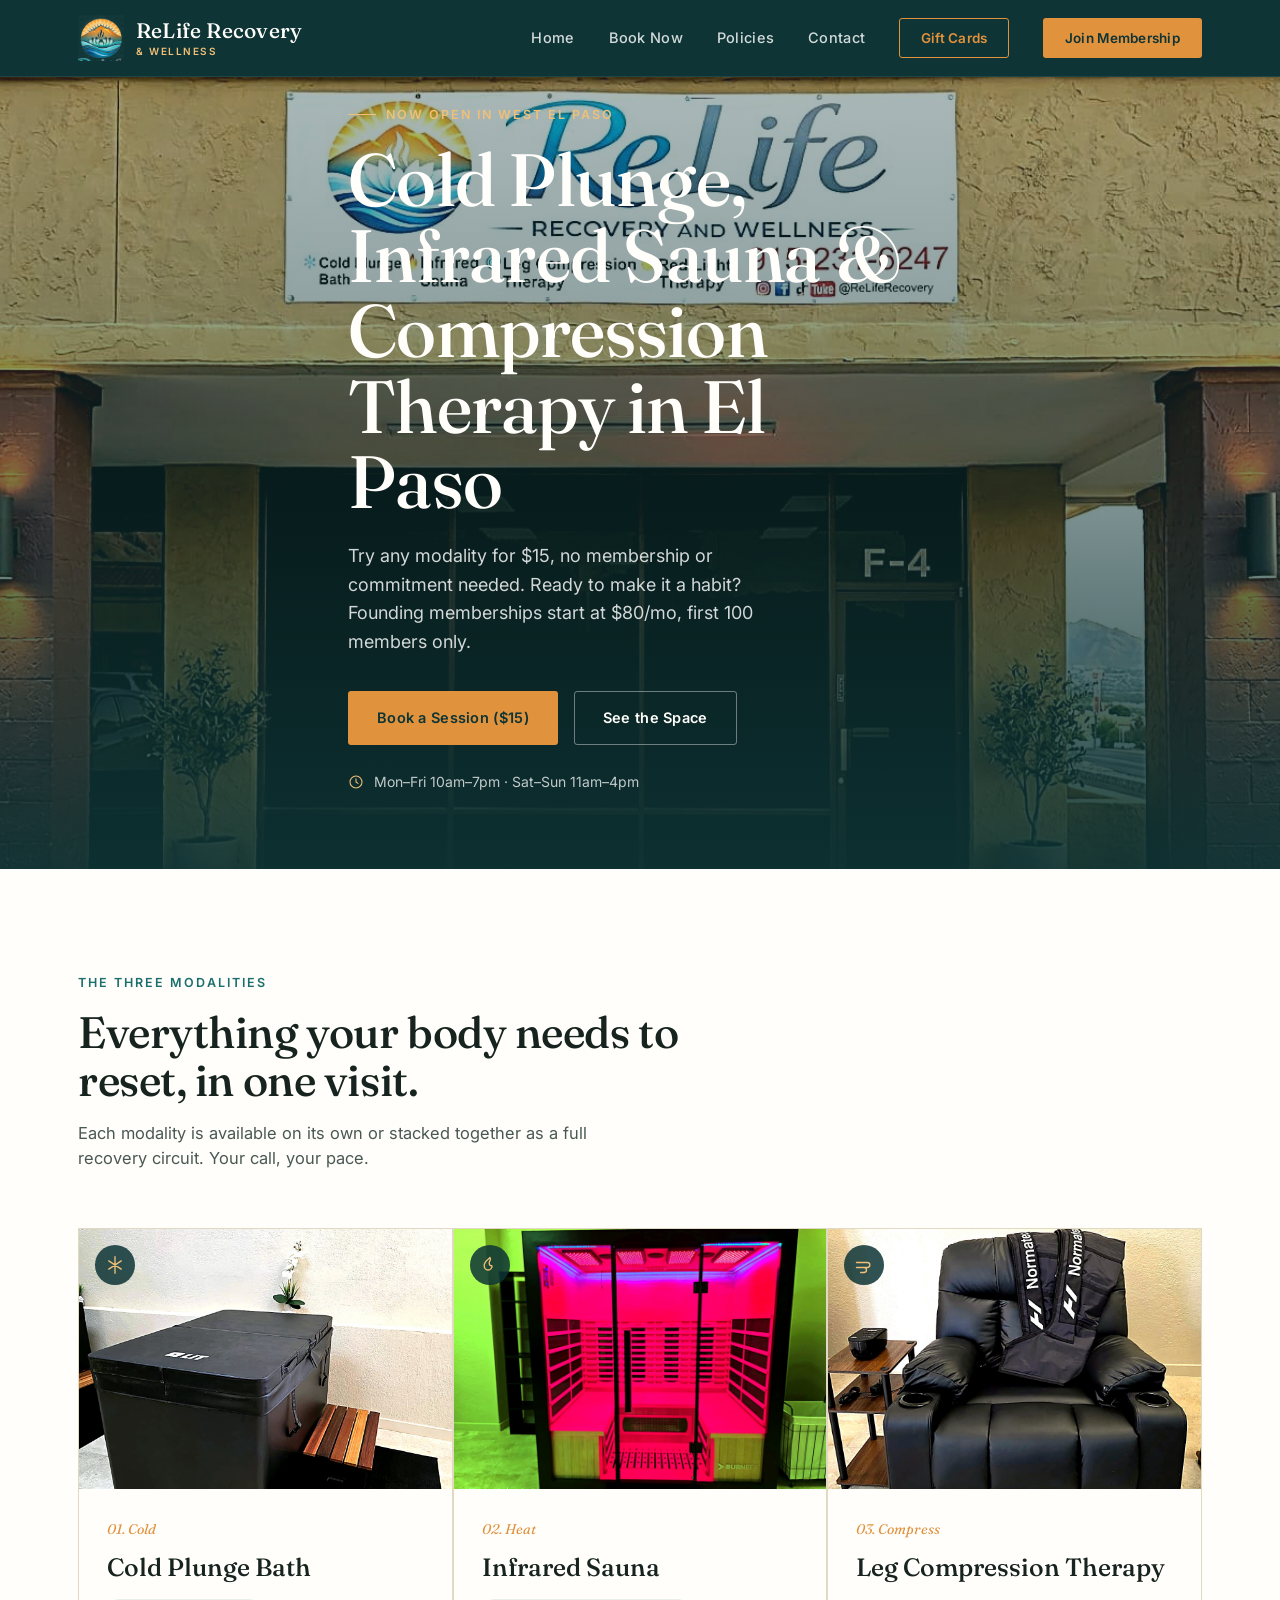
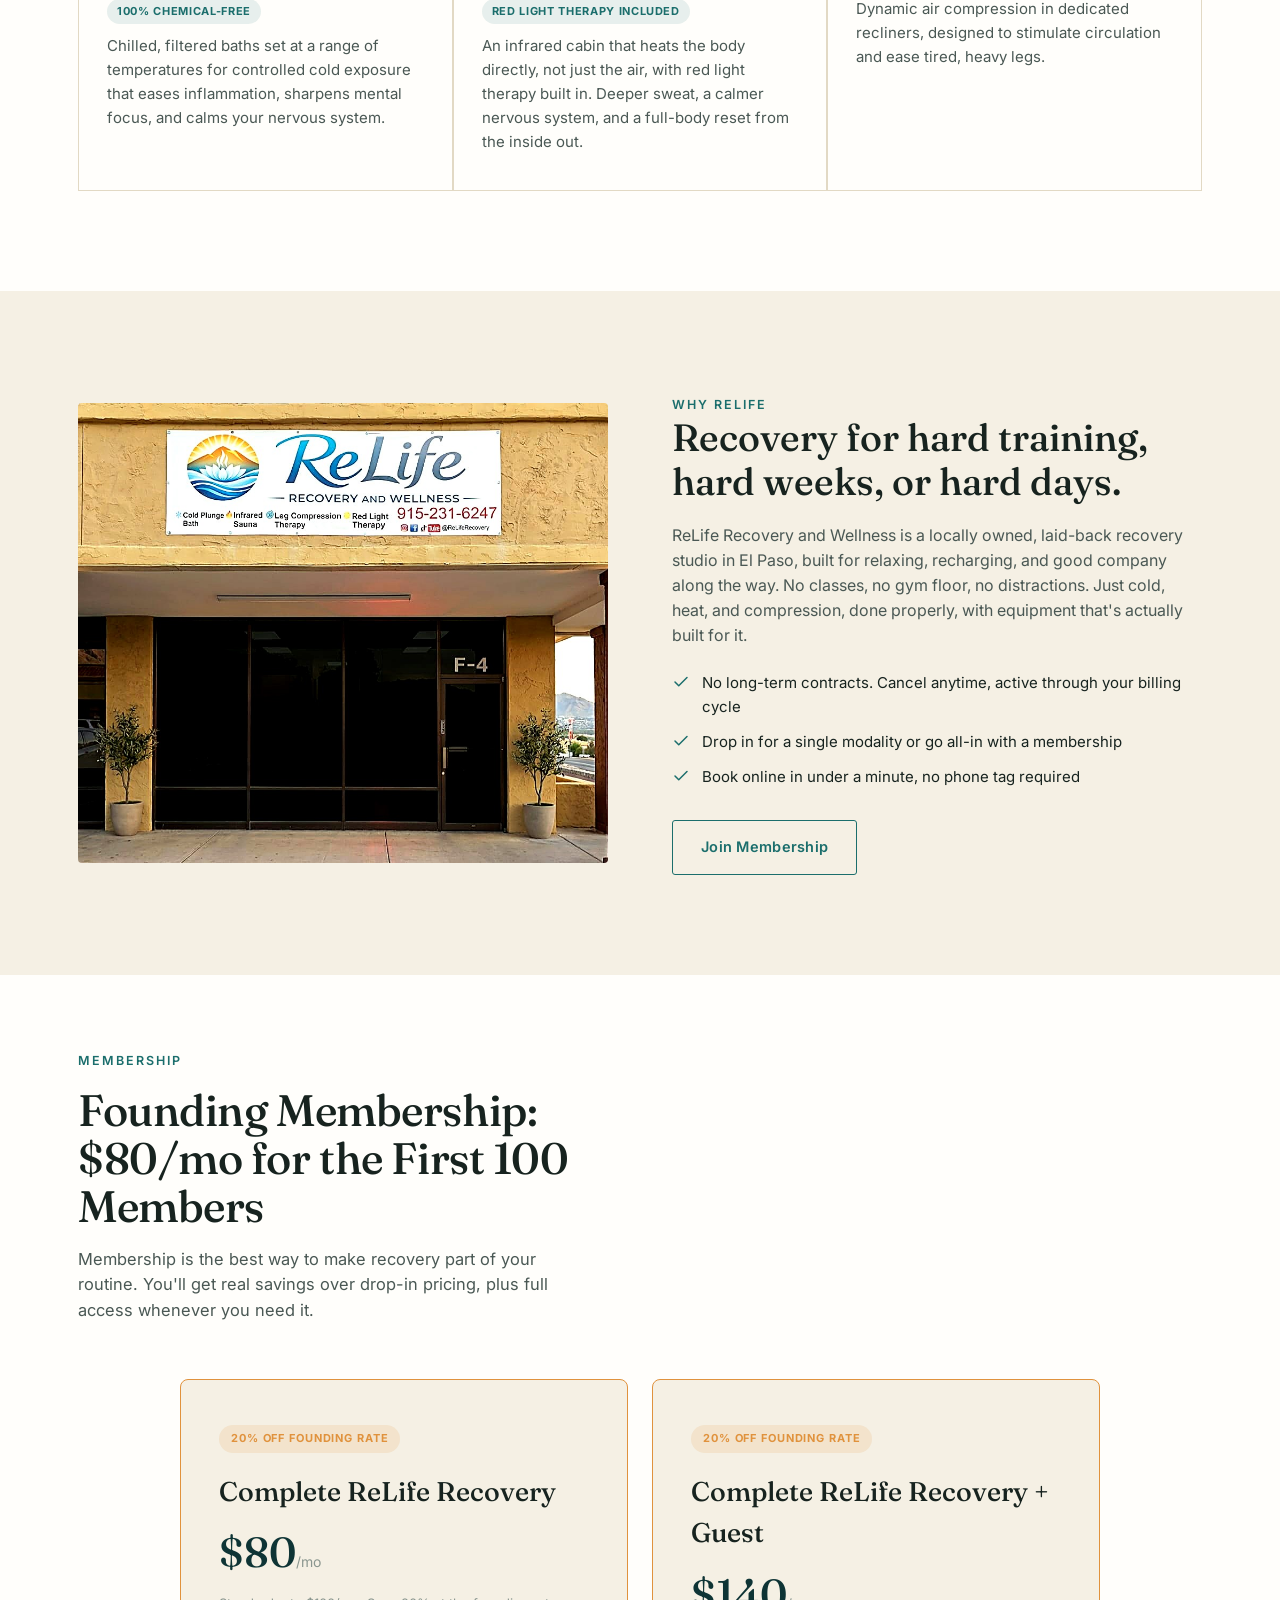
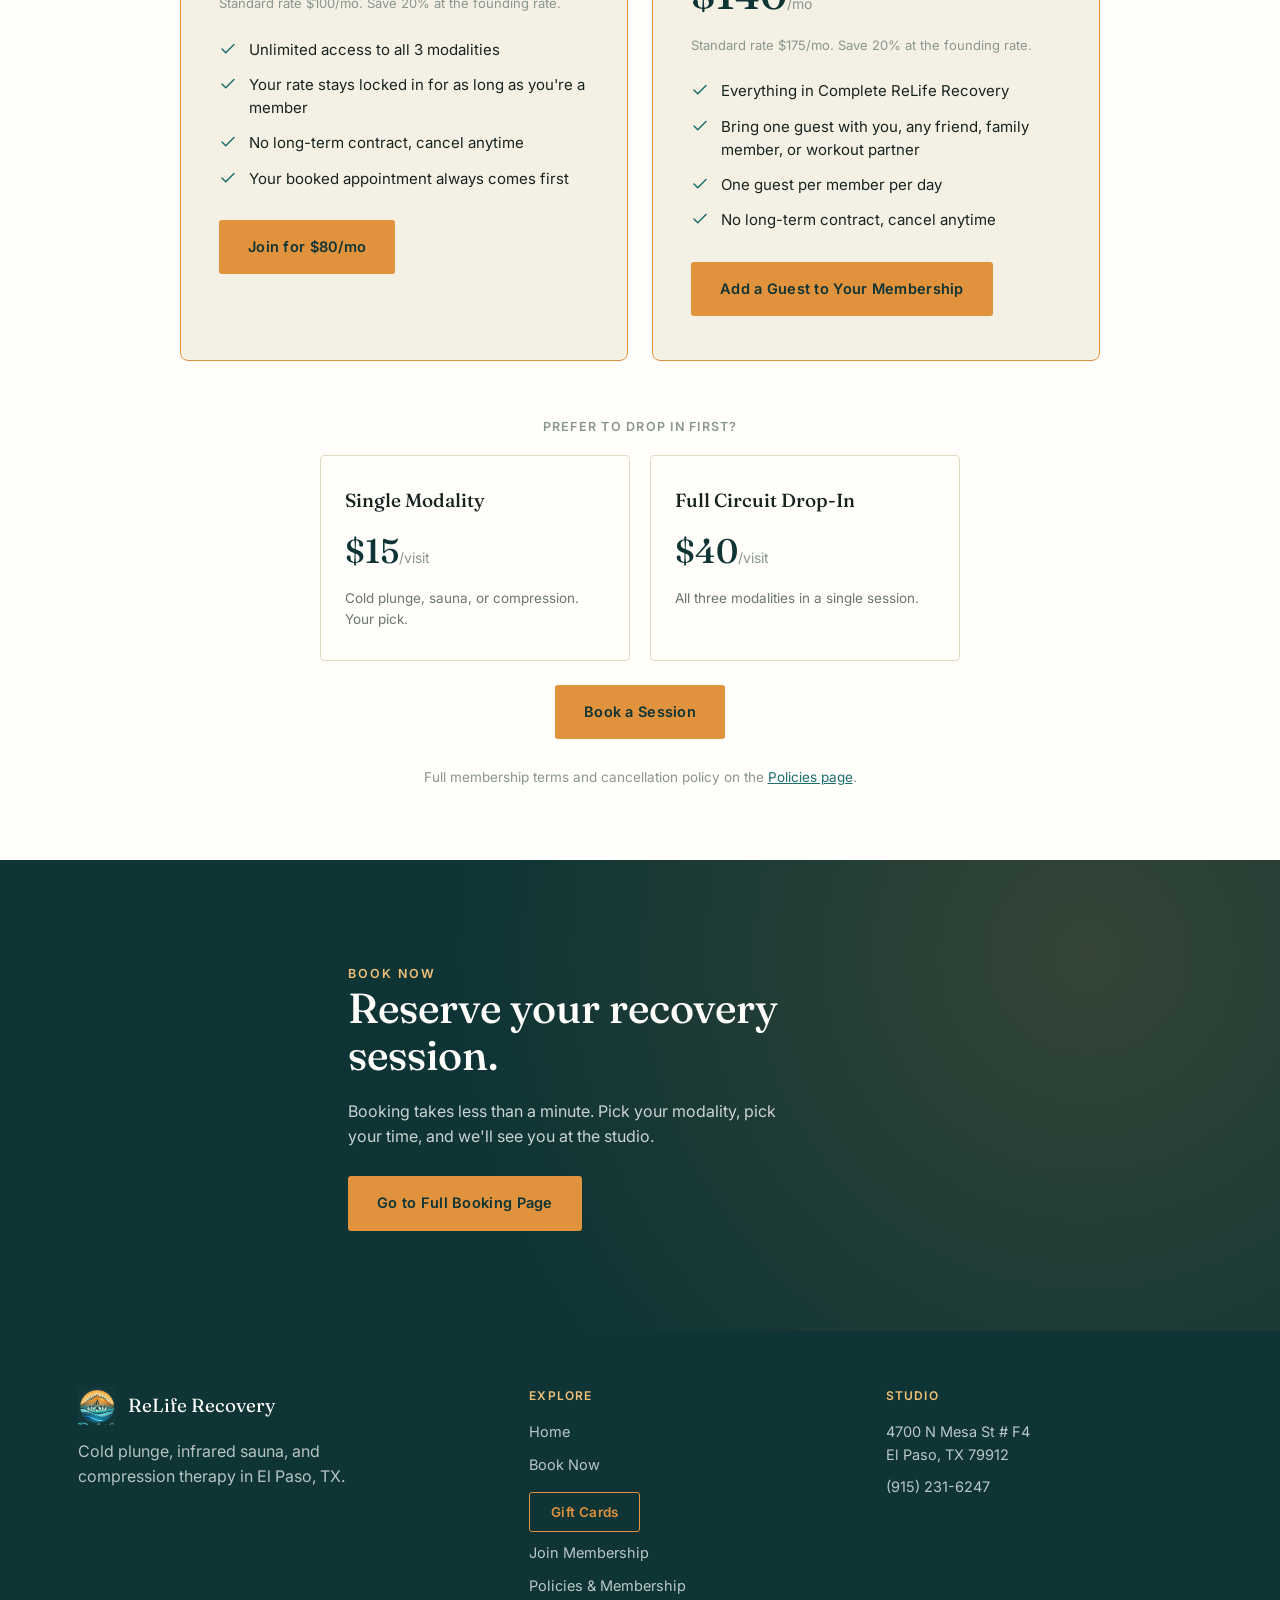
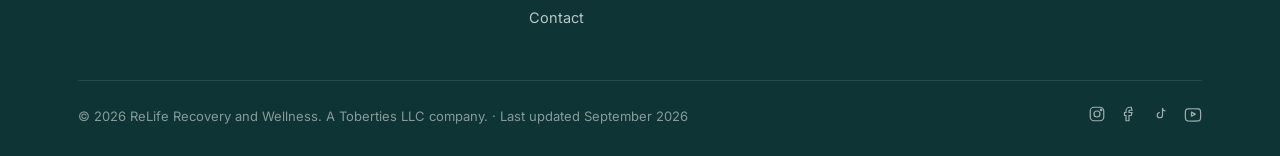
<file: index.html>
<!DOCTYPE html>
<html lang="en">
<head>
<!-- Google tag (gtag.js) -->
<script async src="https://www.googletagmanager.com/gtag/js?id=G-4BV8FBBB9T"></script>
<script>
  window.dataLayer = window.dataLayer || [];
  function gtag(){dataLayer.push(arguments);}
  gtag('js', new Date());
  gtag('config', 'G-4BV8FBBB9T');
</script>
<meta charset="UTF-8">
<meta name="viewport" content="width=device-width, initial-scale=1.0">
<title>Cold Plunge &amp; Sauna in El Paso | Sessions from $15</title>
<meta name="description" content="Cold plunge, infrared sauna, and compression therapy in El Paso. Single sessions from $15, no membership required. Unlimited memberships from $80/mo.">
    <meta property="og:type" content="website">
    <meta property="og:url" content="https://reliferecovery.com/">
    <meta property="og:title" content="Cold Plunge &amp; Sauna in El Paso | Sessions from $15">
    <meta property="og:description" content="Cold plunge, infrared sauna, and compression therapy in El Paso. Single sessions from $15, no membership required. Unlimited memberships from $80/mo.">
    <meta property="og:image" content="https://reliferecovery.com/images/og-banner.png">
    <meta property="og:image:width" content="1200">
    <meta property="og:image:height" content="630">
    <meta name="twitter:card" content="summary_large_image">
<link rel="canonical" href="https://reliferecovery.com/">
<link rel="stylesheet" href="styles.css">
<script type="application/ld+json">
{
  "@context": "https://schema.org",
  "@type": "HealthClub",
  "@id": "https://reliferecovery.com/#business",
  "name": "ReLife Recovery and Wellness",
  "alternateName": "ReLife Recovery",
  "image": "https://reliferecovery.com/images/storefront-edited.jpg",
  "url": "https://reliferecovery.com/",
  "telephone": "+19152316247",
  "priceRange": "$15-$175",
  "address": {
    "@type": "PostalAddress",
    "streetAddress": "4700 N Mesa St # F4",
    "addressLocality": "El Paso",
    "addressRegion": "TX",
    "postalCode": "79912",
    "addressCountry": "US"
  },
  "openingHoursSpecification": [
    {
      "@type": "OpeningHoursSpecification",
      "dayOfWeek": ["Monday", "Tuesday", "Wednesday", "Thursday", "Friday"],
      "opens": "10:00",
      "closes": "19:00"
    },
    {
      "@type": "OpeningHoursSpecification",
      "dayOfWeek": ["Saturday", "Sunday"],
      "opens": "11:00",
      "closes": "16:00"
    }
  ],
  "sameAs": [
    "https://www.instagram.com/reliferecovery_",
    "https://www.facebook.com/reliferecoveryofficial",
    "https://www.tiktok.com/@reliferecovery",
    "https://www.youtube.com/@reliferecovery"
  ],
  "makesOffer": [
    {
      "@type": "Offer",
      "itemOffered": {
        "@type": "Service",
        "name": "Cold Plunge Therapy",
        "url": "https://reliferecovery.com/cold-plunge-el-paso.html"
      }
    },
    {
      "@type": "Offer",
      "itemOffered": {
        "@type": "Service",
        "name": "Infrared Sauna & Red Light Therapy",
        "url": "https://reliferecovery.com/infrared-sauna-el-paso.html"
      }
    },
    {
      "@type": "Offer",
      "itemOffered": {
        "@type": "Service",
        "name": "Leg Compression Therapy",
        "url": "https://reliferecovery.com/leg-compression-el-paso.html"
      }
    }
  ]
}
</script>
<link rel="icon" href="/icons/favicon.ico" sizes="any">
<link rel="icon" type="image/png" href="/icons/favicon-32.png" sizes="32x32">
<link rel="icon" type="image/png" href="/icons/favicon-192.png" sizes="192x192">
<link rel="icon" type="image/png" href="/icons/favicon-480.png" sizes="480x480">
<link rel="apple-touch-icon" href="/icons/apple-touch-icon.png">
<script type="application/ld+json">
{
  "@context": "https://schema.org",
  "@type": "WebPage",
  "url": "https://reliferecovery.com/",
  "name": "Cold Plunge & Sauna in El Paso | Sessions from $15",
  "dateModified": "2026-09-10"
}
</script>
</head>
<body>

<nav class="site-nav">
  <div class="wrap">
    <a href="/" class="brand">
      <img src="images/logo-emblem.png" alt="ReLife Recovery and Wellness logo" class="brand-logo">
      <span class="brand-text">ReLife Recovery<span>&amp; Wellness</span></span>
    </a>
    <div class="nav-links" id="navLinks">
      <a href="/">Home</a>
      <a href="book-now.html">Book Now</a>
      <a href="policies.html">Policies</a>
      <a href="contact.html">Contact</a>
      <a href="https://www.vagaro.com/reliferecoveryandwellness/gift-certificates" class="nav-cta-outline" target="_blank" rel="noopener">Gift Cards</a>
      <a href="#membership" class="nav-cta">Join Membership</a>
    </div>
    <button class="nav-toggle" id="navToggle" aria-label="Toggle menu">
      <span></span><span></span><span></span>
    </button>
  </div>
</nav>

<header class="hero">
  <div class="wrap hero-inner">
    <span class="eyebrow">Now Open in West El Paso</span>
    <h1>Cold Plunge, Infrared Sauna &amp; Compression Therapy in El Paso</h1>
    <p class="lede">Try any modality for $15, no membership or commitment needed. Ready to make it a habit? Founding memberships start at $80/mo, first 100 members only.</p>
    <div class="hero-actions">
      <a href="book-now.html" class="btn btn-primary">Book a Session ($15)</a>
      <a href="#modalities" class="btn btn-ghost">See the Space</a>
    </div>
    <div class="hero-hours">
      <svg viewBox="0 0 24 24" fill="none" xmlns="http://www.w3.org/2000/svg" stroke-width="1.6" stroke-linecap="round" stroke-linejoin="round"><circle cx="12" cy="12" r="9"/><path d="M12 7v5l3 2"/></svg>
      <span>Mon&ndash;Fri 10am&ndash;7pm &middot; Sat&ndash;Sun 11am&ndash;4pm</span>
    </div>
  </div>
</header>

<section class="ritual-band" id="modalities">
  <div class="wrap">
    <div class="section-head">
      <span class="eyebrow">The Three Modalities</span>
      <h2>Everything your body needs to reset, in one visit.</h2>
      <p>Each modality is available on its own or stacked together as a full recovery circuit. Your call, your pace.</p>
    </div>

    <div class="ritual-grid">
      <a href="cold-plunge-el-paso.html" class="ritual-card">
        <div class="ritual-photo">
          <div class="ritual-tag">
            <svg viewBox="0 0 24 24" fill="none" xmlns="http://www.w3.org/2000/svg" stroke-width="1.6" stroke-linecap="round" stroke-linejoin="round">
              <path d="M12 2v20M4.5 7l15 10M19.5 7l-15 10"/>
            </svg>
          </div>
          <img src="images/cold-plunge-edited.jpg" alt="Cold plunge bath at ReLife Recovery">
        </div>
        <div class="ritual-body">
          <span class="ritual-index">01. Cold</span>
          <h3>Cold Plunge Bath</h3>
          <span class="mini-badge">100% Chemical-Free</span>
          <p>Chilled, filtered baths set at a range of temperatures for controlled cold exposure that eases inflammation, sharpens mental focus, and calms your nervous system.</p>
        </div>
      </a>

      <a href="infrared-sauna-el-paso.html" class="ritual-card">
        <div class="ritual-photo">
          <div class="ritual-tag">
            <svg viewBox="0 0 24 24" fill="none" xmlns="http://www.w3.org/2000/svg" stroke-width="1.6" stroke-linecap="round" stroke-linejoin="round">
              <path d="M12 3c2 3-1 4-1 6.5A3.5 3.5 0 0 0 14.5 13c0 3-2.5 5-4.5 5s-5-1.5-5-5.5C5 8 9 6 12 3z"/>
            </svg>
          </div>
          <img src="images/infrared-sauna-edited.jpg" alt="Infrared sauna at ReLife Recovery">
        </div>
        <div class="ritual-body">
          <span class="ritual-index">02. Heat</span>
          <h3>Infrared Sauna</h3>
          <span class="mini-badge">Red Light Therapy Included</span>
          <p>An infrared cabin that heats the body directly, not just the air, with red light therapy built in. Deeper sweat, a calmer nervous system, and a full-body reset from the inside out.</p>
        </div>
      </a>

      <a href="leg-compression-el-paso.html" class="ritual-card">
        <div class="ritual-photo">
          <div class="ritual-tag">
            <svg viewBox="0 0 24 24" fill="none" xmlns="http://www.w3.org/2000/svg" stroke-width="1.6" stroke-linecap="round" stroke-linejoin="round">
              <path d="M3 9h13a3 3 0 1 1 0 6H9M3 15h9a3 3 0 1 1 0 6H8"/>
            </svg>
          </div>
          <img src="images/compression-chair-edited.jpg" alt="Compression therapy chair at ReLife Recovery">
        </div>
        <div class="ritual-body">
          <span class="ritual-index">03. Compress</span>
          <h3>Leg Compression Therapy</h3>
          <p>Dynamic air compression in dedicated recliners, designed to stimulate circulation and ease tired, heavy legs.</p>
        </div>
      </a>
    </div>
  </div>
</section>

<section>
  <div class="wrap split">
    <img src="images/storefront-edited.jpg" alt="ReLife Recovery and Wellness storefront in El Paso, Texas">
    <div class="split-copy">
      <span class="eyebrow">Why ReLife</span>
      <h2>Recovery for hard training, hard weeks, or hard days.</h2>
      <p>ReLife Recovery and Wellness is a locally owned, laid-back recovery studio in El Paso, built for relaxing, recharging, and good company along the way. No classes, no gym floor, no distractions. Just cold, heat, and compression, done properly, with equipment that's actually built for it.</p>
      <ul class="checklist">
        <li>
          <svg viewBox="0 0 24 24" fill="none" xmlns="http://www.w3.org/2000/svg" stroke-width="2" stroke-linecap="round" stroke-linejoin="round"><path d="M20 6L9 17l-5-5"/></svg>
          No long-term contracts. Cancel anytime, active through your billing cycle
        </li>
        <li>
          <svg viewBox="0 0 24 24" fill="none" xmlns="http://www.w3.org/2000/svg" stroke-width="2" stroke-linecap="round" stroke-linejoin="round"><path d="M20 6L9 17l-5-5"/></svg>
          Drop in for a single modality or go all-in with a membership
        </li>
        <li>
          <svg viewBox="0 0 24 24" fill="none" xmlns="http://www.w3.org/2000/svg" stroke-width="2" stroke-linecap="round" stroke-linejoin="round"><path d="M20 6L9 17l-5-5"/></svg>
          Book online in under a minute, no phone tag required
        </li>
      </ul>
      <div style="margin-top:32px;">
        <a href="#membership" class="btn btn-outline-teal">Join Membership</a>
      </div>
    </div>
  </div>
</section>

<section class="tight" style="background:var(--white);" id="membership">
  <div class="wrap">
    <div class="section-head">
      <span class="eyebrow">Membership</span>
      <h2>Founding Membership: $80/mo for the First 100 Members</h2>
      <p>Membership is the best way to make recovery part of your routine. You'll get real savings over drop-in pricing, plus full access whenever you need it.</p>
    </div>

    <div class="membership-grid">
      <div class="membership-feature">
        <span class="badge">20% Off Founding Rate</span>
        <h3>Complete ReLife Recovery</h3>
        <div class="price-amount">$80<span>/mo</span></div>
        <p class="guest-note">Standard rate $100/mo. Save 20% at the founding rate.</p>
        <ul class="checklist">
          <li>
            <svg viewBox="0 0 24 24" fill="none" xmlns="http://www.w3.org/2000/svg" stroke-width="2" stroke-linecap="round" stroke-linejoin="round"><path d="M20 6L9 17l-5-5"/></svg>
            Unlimited access to all 3 modalities
          </li>
          <li>
            <svg viewBox="0 0 24 24" fill="none" xmlns="http://www.w3.org/2000/svg" stroke-width="2" stroke-linecap="round" stroke-linejoin="round"><path d="M20 6L9 17l-5-5"/></svg>
            Your rate stays locked in for as long as you're a member
          </li>
          <li>
            <svg viewBox="0 0 24 24" fill="none" xmlns="http://www.w3.org/2000/svg" stroke-width="2" stroke-linecap="round" stroke-linejoin="round"><path d="M20 6L9 17l-5-5"/></svg>
            No long-term contract, cancel anytime
          </li>
          <li>
            <svg viewBox="0 0 24 24" fill="none" xmlns="http://www.w3.org/2000/svg" stroke-width="2" stroke-linecap="round" stroke-linejoin="round"><path d="M20 6L9 17l-5-5"/></svg>
            Your booked appointment always comes first
          </li>
        </ul>
        <a href="https://www.vagaro.com/cl/GVihXzPmPwinZfUnFvW~O~RXWUj8wVYaOcB4rMJSVjM=" class="btn btn-primary" target="_blank" rel="noopener">Join for $80/mo</a>
      </div>

      <div class="membership-feature">
        <span class="badge">20% Off Founding Rate</span>
        <h3>Complete ReLife Recovery + Guest</h3>
        <div class="price-amount">$140<span>/mo</span></div>
        <p class="guest-note">Standard rate $175/mo. Save 20% at the founding rate.</p>
        <ul class="checklist">
          <li>
            <svg viewBox="0 0 24 24" fill="none" xmlns="http://www.w3.org/2000/svg" stroke-width="2" stroke-linecap="round" stroke-linejoin="round"><path d="M20 6L9 17l-5-5"/></svg>
            Everything in Complete ReLife Recovery
          </li>
          <li>
            <svg viewBox="0 0 24 24" fill="none" xmlns="http://www.w3.org/2000/svg" stroke-width="2" stroke-linecap="round" stroke-linejoin="round"><path d="M20 6L9 17l-5-5"/></svg>
            Bring one guest with you, any friend, family member, or workout partner
          </li>
          <li>
            <svg viewBox="0 0 24 24" fill="none" xmlns="http://www.w3.org/2000/svg" stroke-width="2" stroke-linecap="round" stroke-linejoin="round"><path d="M20 6L9 17l-5-5"/></svg>
            One guest per member per day
          </li>
          <li>
            <svg viewBox="0 0 24 24" fill="none" xmlns="http://www.w3.org/2000/svg" stroke-width="2" stroke-linecap="round" stroke-linejoin="round"><path d="M20 6L9 17l-5-5"/></svg>
            No long-term contract, cancel anytime
          </li>
        </ul>
        <a href="https://www.vagaro.com/cl/OJ0poLRLrSPW9iBYjLFI8~BqjcjwyEVgSucq5IoSs3c=" class="btn btn-primary" target="_blank" rel="noopener">Add a Guest to Your Membership</a>
      </div>
    </div>

    <div class="dropin-row">
      <p class="dropin-label">Prefer to drop in first?</p>
      <div class="price-grid two-col">
        <div class="price-card">
          <h4>Single Modality</h4>
          <div class="price-amount">$15<span>/visit</span></div>
          <p class="desc">Cold plunge, sauna, or compression. Your pick.</p>
        </div>
        <div class="price-card">
          <h4>Full Circuit Drop-In</h4>
          <div class="price-amount">$40<span>/visit</span></div>
          <p class="desc">All three modalities in a single session.</p>
        </div>
      </div>
      <div style="text-align:center; margin-top:24px;">
        <a href="book-now.html" class="btn btn-primary">Book a Session</a>
      </div>
    </div>

    <p style="margin-top:28px; font-size:13.5px; color:#8A968F; text-align:center;">Full membership terms and cancellation policy on the <a href="policies.html" style="color:var(--teal); text-decoration:underline;">Policies page</a>.</p>
  </div>
</section>

<section class="book-band" id="book">
  <div class="wrap book-inner">
    <div>
      <span class="eyebrow">Book Now</span>
      <h2>Reserve your recovery session.</h2>
      <p>Booking takes less than a minute. Pick your modality, pick your time, and we'll see you at the studio.</p>
      <a href="book-now.html" class="btn btn-primary">Go to Full Booking Page</a>
    </div>
  </div>
</section>

<footer>
  <div class="wrap">
    <div class="footer-top">
      <div>
        <div class="footer-brand">
          <img src="images/logo-emblem.png" alt="ReLife Recovery and Wellness logo" class="footer-logo">
          <span>ReLife Recovery</span>
        </div>
        <p style="max-width:280px;">Cold plunge, infrared sauna, and compression therapy in El Paso, TX.</p>
      </div>
      <div class="footer-col">
        <h5>Explore</h5>
        <a href="/">Home</a>
        <a href="book-now.html">Book Now</a>
        <a href="https://www.vagaro.com/reliferecoveryandwellness/gift-certificates" class="nav-cta-outline" target="_blank" rel="noopener">Gift Cards</a>
        <a href="#membership">Join Membership</a>
        <a href="policies.html">Policies &amp; Membership</a>
        <a href="contact.html">Contact</a>
      </div>
      <div class="footer-col">
        <h5>Studio</h5>
        <p>4700 N Mesa St # F4<br>El Paso, TX 79912</p>
        <a href="tel:9152316247">(915) 231-6247</a>
      </div>
    </div>
    <div class="footer-bottom">
      <span>&copy; 2026 ReLife Recovery and Wellness. A Toberties LLC company. &middot; Last updated September 2026</span>
      <div class="social-row">
        <a href="https://www.instagram.com/reliferecovery_" aria-label="Instagram" target="_blank" rel="noopener"><svg viewBox="0 0 24 24" fill="none" stroke-width="1.6"><rect x="3" y="3" width="18" height="18" rx="5"/><circle cx="12" cy="12" r="4"/><circle cx="17.5" cy="6.5" r="1"/></svg></a>
        <a href="https://www.facebook.com/reliferecoveryofficial" aria-label="Facebook" target="_blank" rel="noopener"><svg viewBox="0 0 24 24" fill="none" stroke-width="1.6"><path d="M15 3h-2a5 5 0 0 0-5 5v2H6v4h2v7h4v-7h3l1-4h-4V8a1 1 0 0 1 1-1h3z"/></svg></a>
        <a href="https://www.tiktok.com/@reliferecovery" aria-label="TikTok" target="_blank" rel="noopener"><svg viewBox="0 0 24 24" fill="none" stroke-width="1.6"><path d="M14 4v9.5a3.5 3.5 0 1 1-3.5-3.5M14 4a4 4 0 0 0 4 4"/></svg></a>
        <a href="https://www.youtube.com/@reliferecovery" aria-label="YouTube" target="_blank" rel="noopener"><svg viewBox="0 0 24 24" fill="none" stroke-width="1.6" stroke-linecap="round" stroke-linejoin="round"><path d="M22 8.5s-.2-1.6-.8-2.3c-.8-.9-1.7-.9-2.1-1C16.6 5 12 5 12 5h0s-4.6 0-7.1.2c-.4 0-1.3.1-2.1 1C2.2 6.9 2 8.5 2 8.5S1.8 10.4 1.8 12.3v1.8c0 1.9.2 3.8.2 3.8s.2 1.6.8 2.3c.8.9 1.9.9 2.3 1C6.6 21.4 12 21.4 12 21.4s4.6 0 7.1-.2c.4 0 1.3-.1 2.1-1 .6-.7.8-2.3.8-2.3s.2-1.9.2-3.8v-1.8c0-1.9-.2-3.8-.2-3.8z"/><path d="M10 9.5l5 2.7-5 2.7z"/></svg></a>
      </div>
    </div>
  </div>
</footer>

<script>
  var navToggle = document.getElementById('navToggle');
  var navLinks = document.getElementById('navLinks');
  if (navToggle && navLinks) {
    navToggle.addEventListener('click', function () {
      navToggle.classList.toggle('active');
      navLinks.classList.toggle('open');
    });
    navLinks.querySelectorAll('a').forEach(function (link) {
      link.addEventListener('click', function () {
        navToggle.classList.remove('active');
        navLinks.classList.remove('open');
      });
    });
  }

  // If the page loaded with a #membership hash (or any other),
  // let the browser finish its initial scroll-to-anchor, then remove
  // the hash from the URL so mobile browsers don't keep re-snapping
  // back to that section every time the address bar shows/hides.
  if (window.location.hash) {
    setTimeout(function () {
      history.replaceState(null, '', window.location.pathname);
    }, 600);
  }
</script>

</body>
</html>
</file>
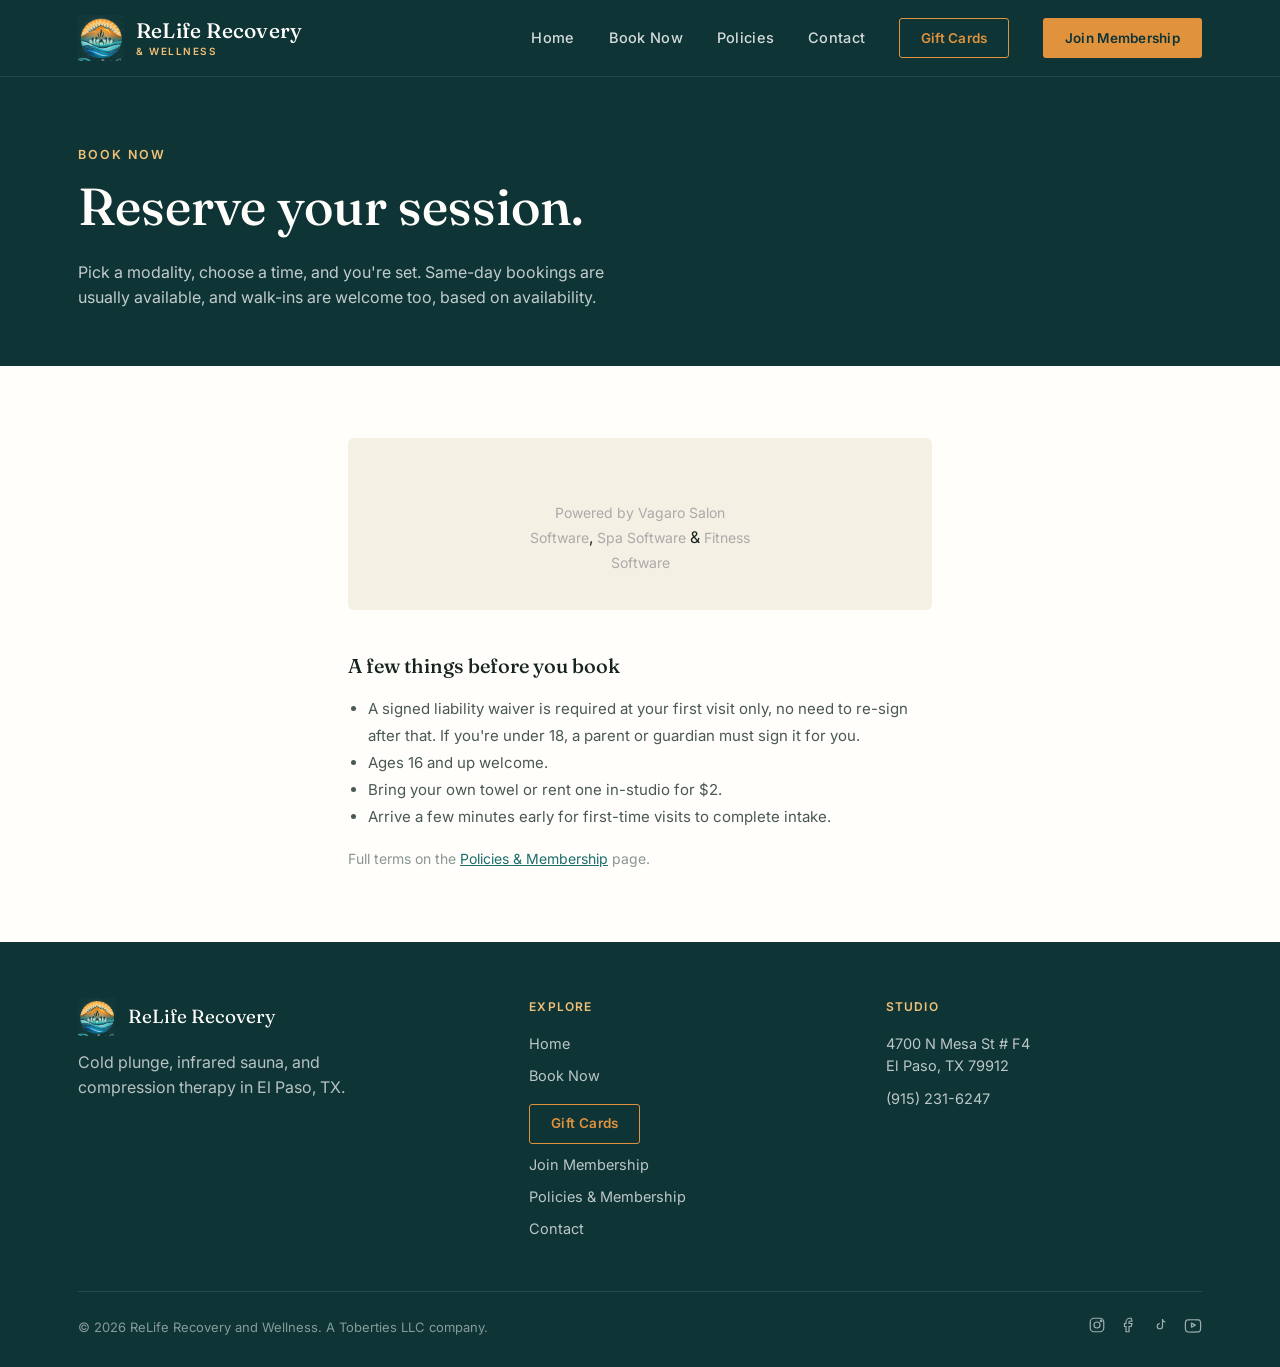
<file: book-now.html>
<!DOCTYPE html>
<html lang="en">
<head>
<!-- Google tag (gtag.js) -->
<script async src="https://www.googletagmanager.com/gtag/js?id=G-4BV8FBBB9T"></script>
<script>
  window.dataLayer = window.dataLayer || [];
  function gtag(){dataLayer.push(arguments);}
  gtag('js', new Date());
  gtag('config', 'G-4BV8FBBB9T');
</script>
<meta charset="UTF-8">
<meta name="viewport" content="width=device-width, initial-scale=1.0">
<title>Book Now | ReLife Recovery &amp; Wellness</title>
<meta name="description" content="Book your cold plunge, infrared sauna, or compression therapy session online at ReLife Recovery and Wellness in El Paso, TX.">
    <meta property="og:type" content="website">
    <meta property="og:url" content="https://reliferecovery.com/book-now.html">
    <meta property="og:title" content="Book Now | ReLife Recovery &amp; Wellness">
    <meta property="og:description" content="Book your cold plunge, infrared sauna, or compression therapy session online at ReLife Recovery and Wellness in El Paso, TX.">
    <meta property="og:image" content="https://reliferecovery.com/images/og-banner.png">
    <meta property="og:image:width" content="1200">
    <meta property="og:image:height" content="630">
    <meta name="twitter:card" content="summary_large_image">
<link rel="stylesheet" href="styles.css">
<link rel="icon" href="/icons/favicon.ico" sizes="any">
<link rel="icon" type="image/png" href="/icons/favicon-32.png" sizes="32x32">
<link rel="icon" type="image/png" href="/icons/favicon-192.png" sizes="192x192">
<link rel="icon" type="image/png" href="/icons/favicon-480.png" sizes="480x480">
<link rel="apple-touch-icon" href="/icons/apple-touch-icon.png">
</head>
<body>

<nav class="site-nav">
  <div class="wrap">
    <a href="/" class="brand">
      <img src="images/logo-emblem.png" alt="ReLife Recovery and Wellness logo" class="brand-logo">
      <span class="brand-text">ReLife Recovery<span>&amp; Wellness</span></span>
    </a>
    <div class="nav-links" id="navLinks">
      <a href="/">Home</a>
      <a href="book-now.html">Book Now</a>
      <a href="policies.html">Policies</a>
      <a href="contact.html">Contact</a>
      <a href="https://www.vagaro.com/reliferecoveryandwellness/gift-certificates" class="nav-cta-outline" target="_blank" rel="noopener">Gift Cards</a>
      <a href="membership.html" class="nav-cta">Join Membership</a>
    </div>
    <button class="nav-toggle" id="navToggle" aria-label="Toggle menu">
      <span></span><span></span><span></span>
    </button>
  </div>
</nav>

<header class="page-header">
  <div class="wrap">
    <span class="eyebrow">Book Now</span>
    <h1>Reserve your session.</h1>
    <p>Pick a modality, choose a time, and you're set. Same-day bookings are usually available, and walk-ins are welcome too, based on availability.</p>
  </div>
</header>

<section class="tight" style="background:var(--white);">
  <div class="wrap" style="max-width:640px;">
    <div style="background:var(--sand); border-radius:6px; padding:36px 30px;">
      <!-- VAGARO WIDGET (FULL) -->
      <div id='frameTitle' class='embedded-widget-title' style='font-size: 23px; color: #333;font-family:Arial, Helvetica, sans-serif; line-height:24px; padding: 18px 10px 8px; text-align: center; -webkit-box-sizing: border-box; -moz-box-sizing: border-box; box-sizing: border-box;'></div>
      <div class="vagaro" style="width:250px; padding:0; border:0; margin:0 auto; text-align:center;"><style>.vagaro a {font-size:14px; color:#AAA; text-decoration:none;}</style><a href="https://www.vagaro.com/pro/">Powered by Vagaro</a>&nbsp;<a href="https://www.vagaro.com/pro/salon-software">Salon Software</a>,&nbsp;<a href="https://www.vagaro.com/pro/spa-software">Spa Software</a>&nbsp;&amp;&nbsp;<a href="https://www.vagaro.com/pro/fitness-software">Fitness Software</a><script type="text/javascript" src="https://www.vagaro.com//resources/WidgetEmbeddedLoader/OZqqDZ8vEJCcT3qmV35y79oz34mC2PeFJ4mC30m9dSycvCu7gevEhAJDXwOapcUbfY?v=eJT4T06cY7MHue4HFN2NvcDnauRwcU69xq85YZPH1Jq#"></script></div>
      <!-- /VAGARO WIDGET -->
    </div>

    <div style="margin-top:40px;">
      <h3 style="font-family:var(--font-display); font-size:20px; font-weight:500; margin-bottom:14px;">A few things before you book</h3>
      <ul style="padding-left:20px; color:#4A5854; font-size:15px; line-height:1.8;">
        <li>A signed liability waiver is required at your first visit only, no need to re-sign after that. If you're under 18, a parent or guardian must sign it for you.</li>
        <li>Ages 16 and up welcome.</li>
        <li>Bring your own towel or rent one in-studio for $2.</li>
        <li>Arrive a few minutes early for first-time visits to complete intake.</li>
      </ul>
      <p style="margin-top:18px; font-size:14px; color:#8A968F;">Full terms on the <a href="policies.html" style="color:var(--teal); text-decoration:underline;">Policies &amp; Membership</a> page.</p>
    </div>
  </div>
</section>

<footer>
  <div class="wrap">
    <div class="footer-top">
      <div>
        <div class="footer-brand">
          <img src="images/logo-emblem.png" alt="ReLife Recovery and Wellness logo" class="footer-logo">
          <span>ReLife Recovery</span>
        </div>
        <p style="max-width:280px;">Cold plunge, infrared sauna, and compression therapy in El Paso, TX.</p>
      </div>
      <div class="footer-col">
        <h5>Explore</h5>
        <a href="/">Home</a>
        <a href="book-now.html">Book Now</a>
        <a href="https://www.vagaro.com/reliferecoveryandwellness/gift-certificates" class="nav-cta-outline" target="_blank" rel="noopener">Gift Cards</a>
        <a href="membership.html">Join Membership</a>
        <a href="policies.html">Policies &amp; Membership</a>
        <a href="contact.html">Contact</a>
      </div>
      <div class="footer-col">
        <h5>Studio</h5>
        <p>4700 N Mesa St # F4<br>El Paso, TX 79912</p>
        <a href="tel:9152316247">(915) 231-6247</a>
      </div>
    </div>
    <div class="footer-bottom">
      <span>&copy; 2026 ReLife Recovery and Wellness. A Toberties LLC company.</span>
      <div class="social-row">
        <a href="https://www.instagram.com/reliferecovery_" aria-label="Instagram" target="_blank" rel="noopener"><svg viewBox="0 0 24 24" fill="none" stroke-width="1.6"><rect x="3" y="3" width="18" height="18" rx="5"/><circle cx="12" cy="12" r="4"/><circle cx="17.5" cy="6.5" r="1"/></svg></a>
        <a href="https://www.facebook.com/reliferecoveryofficial" aria-label="Facebook" target="_blank" rel="noopener"><svg viewBox="0 0 24 24" fill="none" stroke-width="1.6"><path d="M15 3h-2a5 5 0 0 0-5 5v2H6v4h2v7h4v-7h3l1-4h-4V8a1 1 0 0 1 1-1h3z"/></svg></a>
        <a href="https://www.tiktok.com/@reliferecovery" aria-label="TikTok" target="_blank" rel="noopener"><svg viewBox="0 0 24 24" fill="none" stroke-width="1.6"><path d="M14 4v9.5a3.5 3.5 0 1 1-3.5-3.5M14 4a4 4 0 0 0 4 4"/></svg></a>
        <a href="https://www.youtube.com/@reliferecovery" aria-label="YouTube" target="_blank" rel="noopener"><svg viewBox="0 0 24 24" fill="none" stroke-width="1.6" stroke-linecap="round" stroke-linejoin="round"><path d="M22 8.5s-.2-1.6-.8-2.3c-.8-.9-1.7-.9-2.1-1C16.6 5 12 5 12 5h0s-4.6 0-7.1.2c-.4 0-1.3.1-2.1 1C2.2 6.9 2 8.5 2 8.5S1.8 10.4 1.8 12.3v1.8c0 1.9.2 3.8.2 3.8s.2 1.6.8 2.3c.8.9 1.9.9 2.3 1C6.6 21.4 12 21.4 12 21.4s4.6 0 7.1-.2c.4 0 1.3-.1 2.1-1 .6-.7.8-2.3.8-2.3s.2-1.9.2-3.8v-1.8c0-1.9-.2-3.8-.2-3.8z"/><path d="M10 9.5l5 2.7-5 2.7z"/></svg></a>
      </div>
    </div>
  </div>
</footer>

<script>
  var navToggle = document.getElementById('navToggle');
  var navLinks = document.getElementById('navLinks');
  if (navToggle && navLinks) {
    navToggle.addEventListener('click', function () {
      navToggle.classList.toggle('active');
      navLinks.classList.toggle('open');
    });
    navLinks.querySelectorAll('a').forEach(function (link) {
      link.addEventListener('click', function () {
        navToggle.classList.remove('active');
        navLinks.classList.remove('open');
      });
    });
  }
</script>

</body>
</html>
</file>
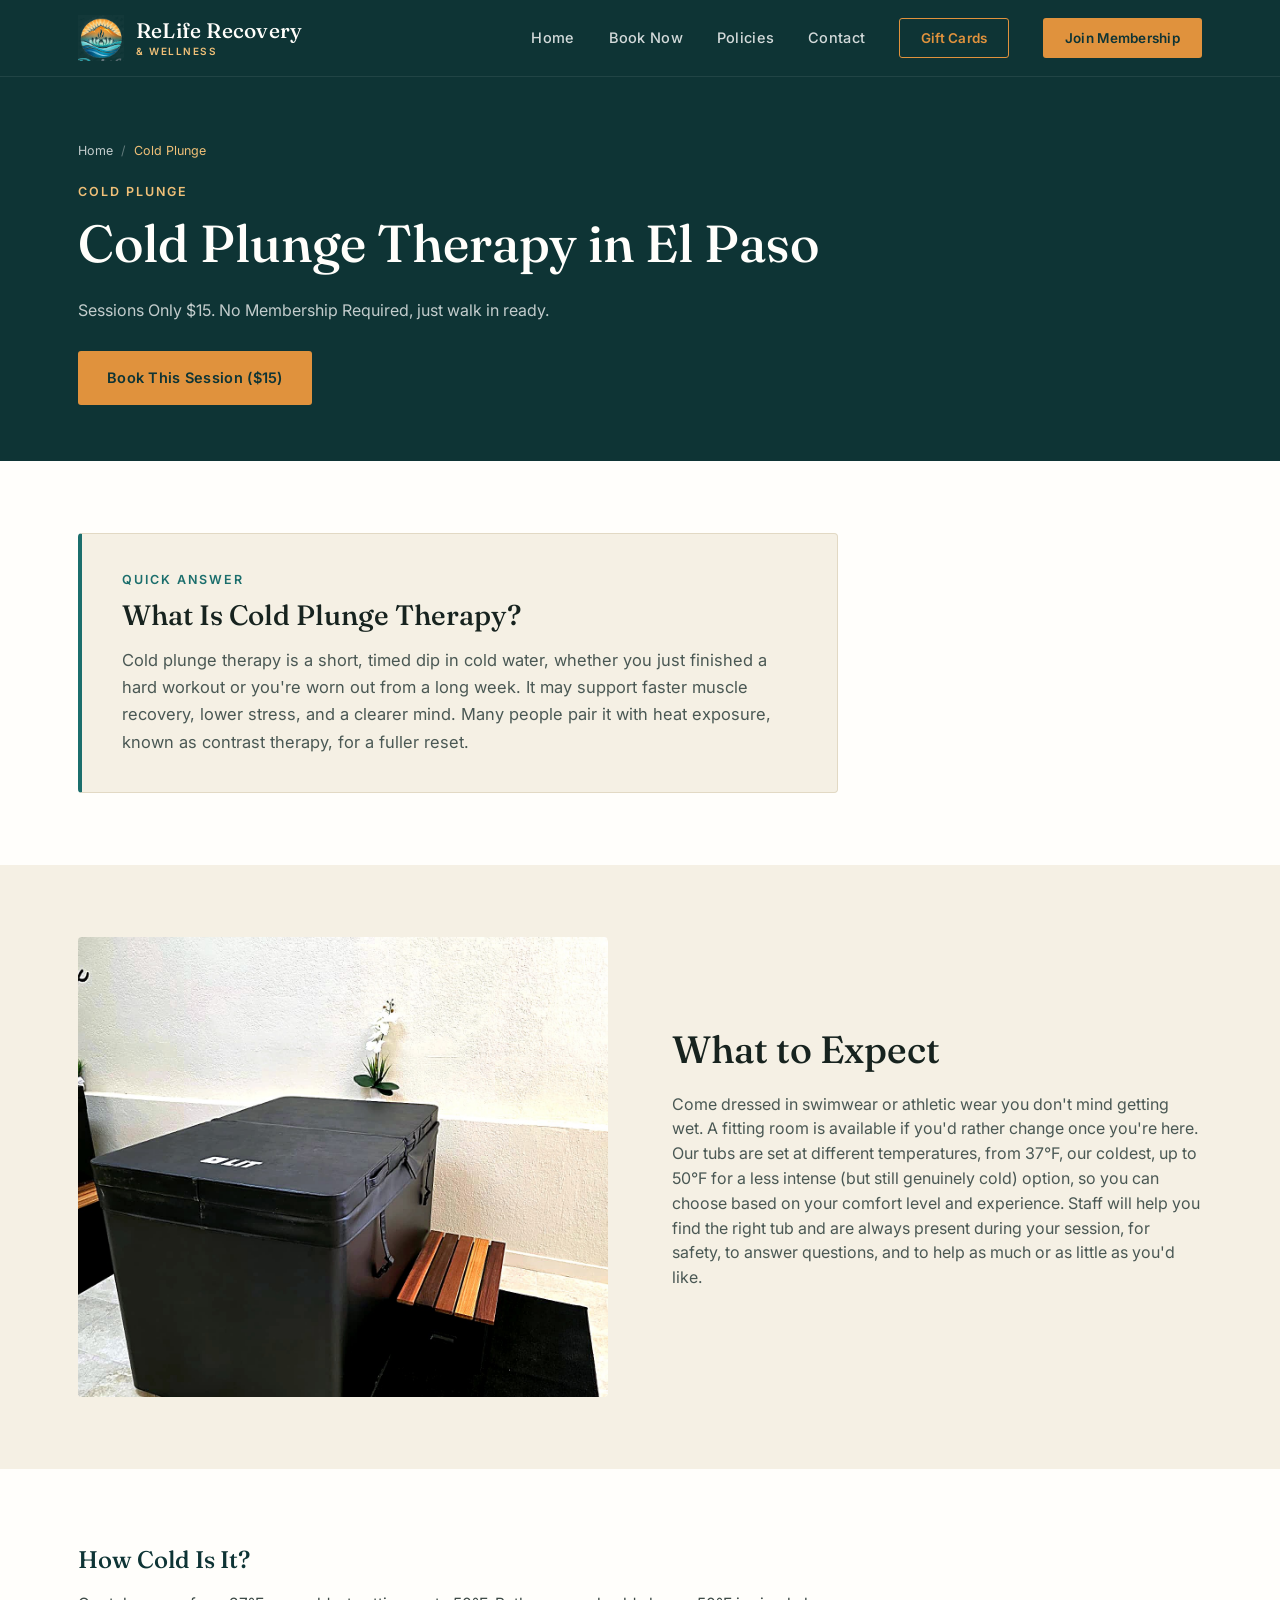
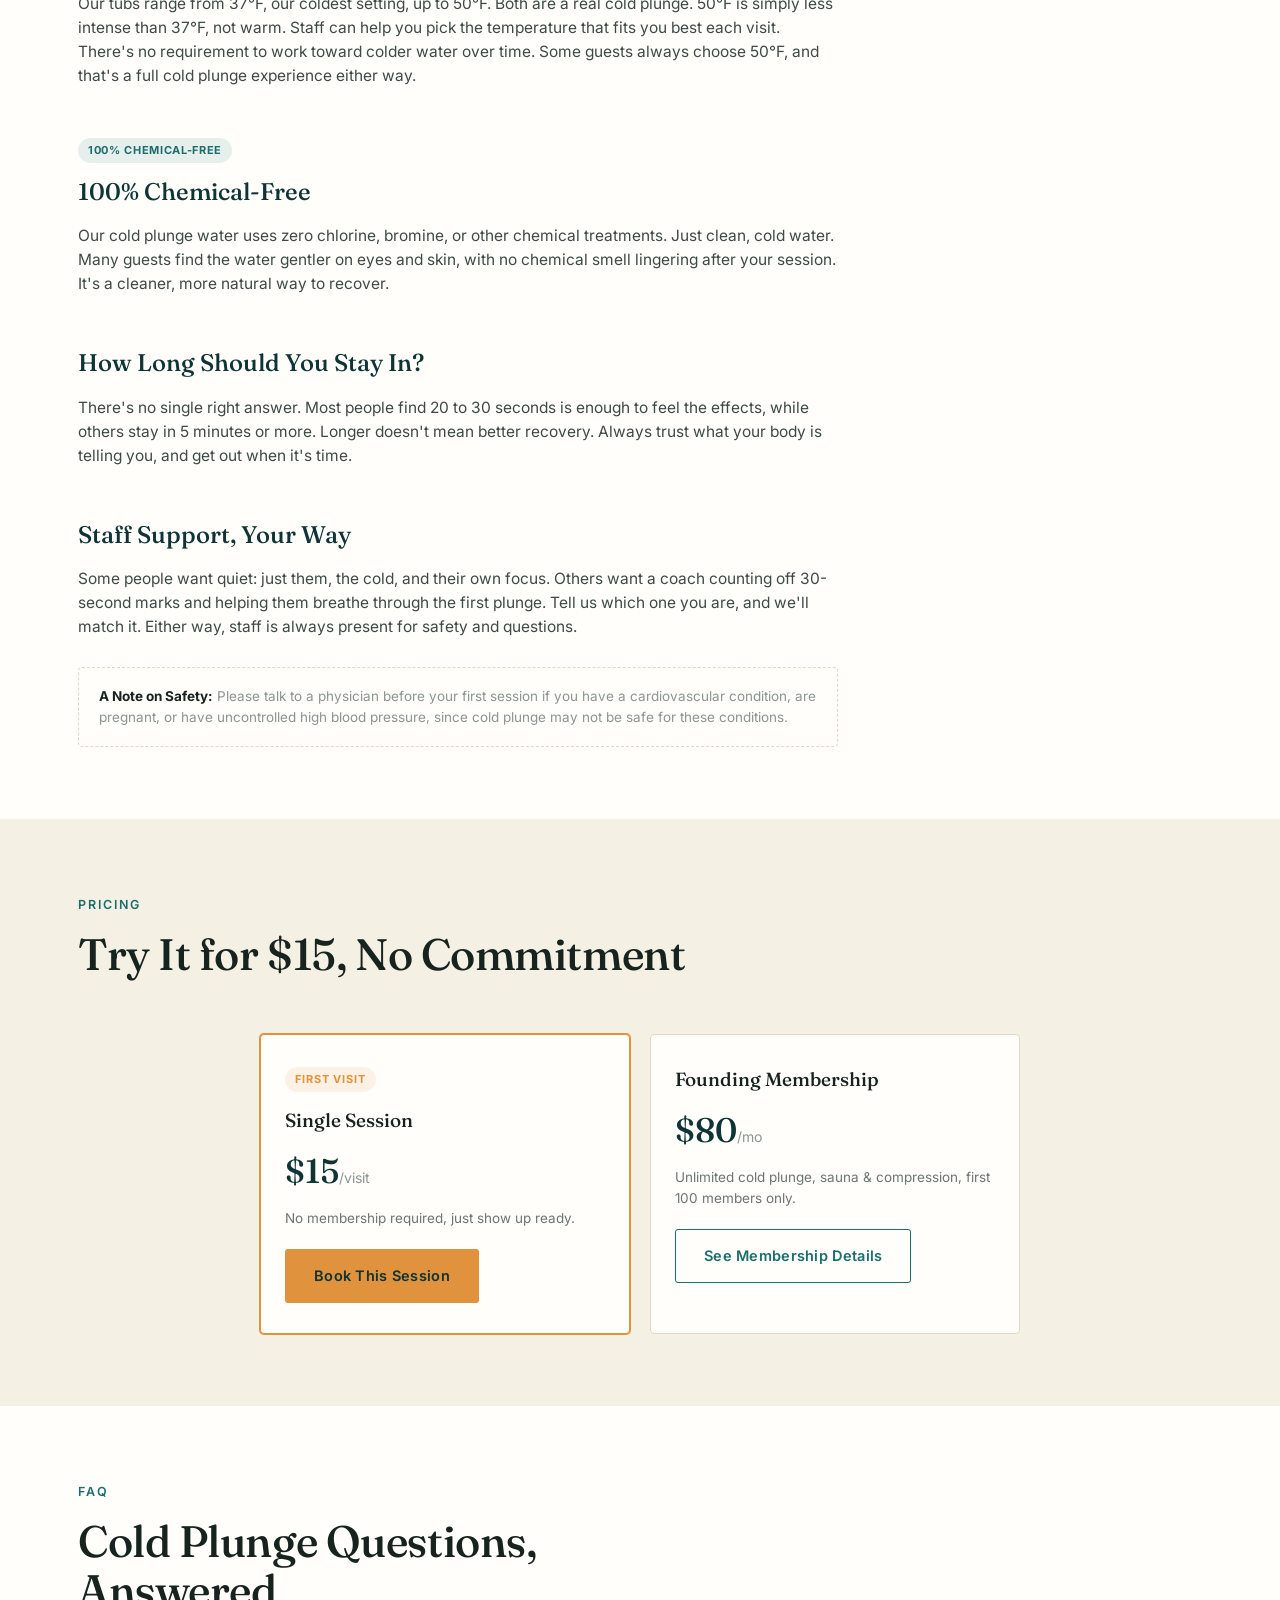
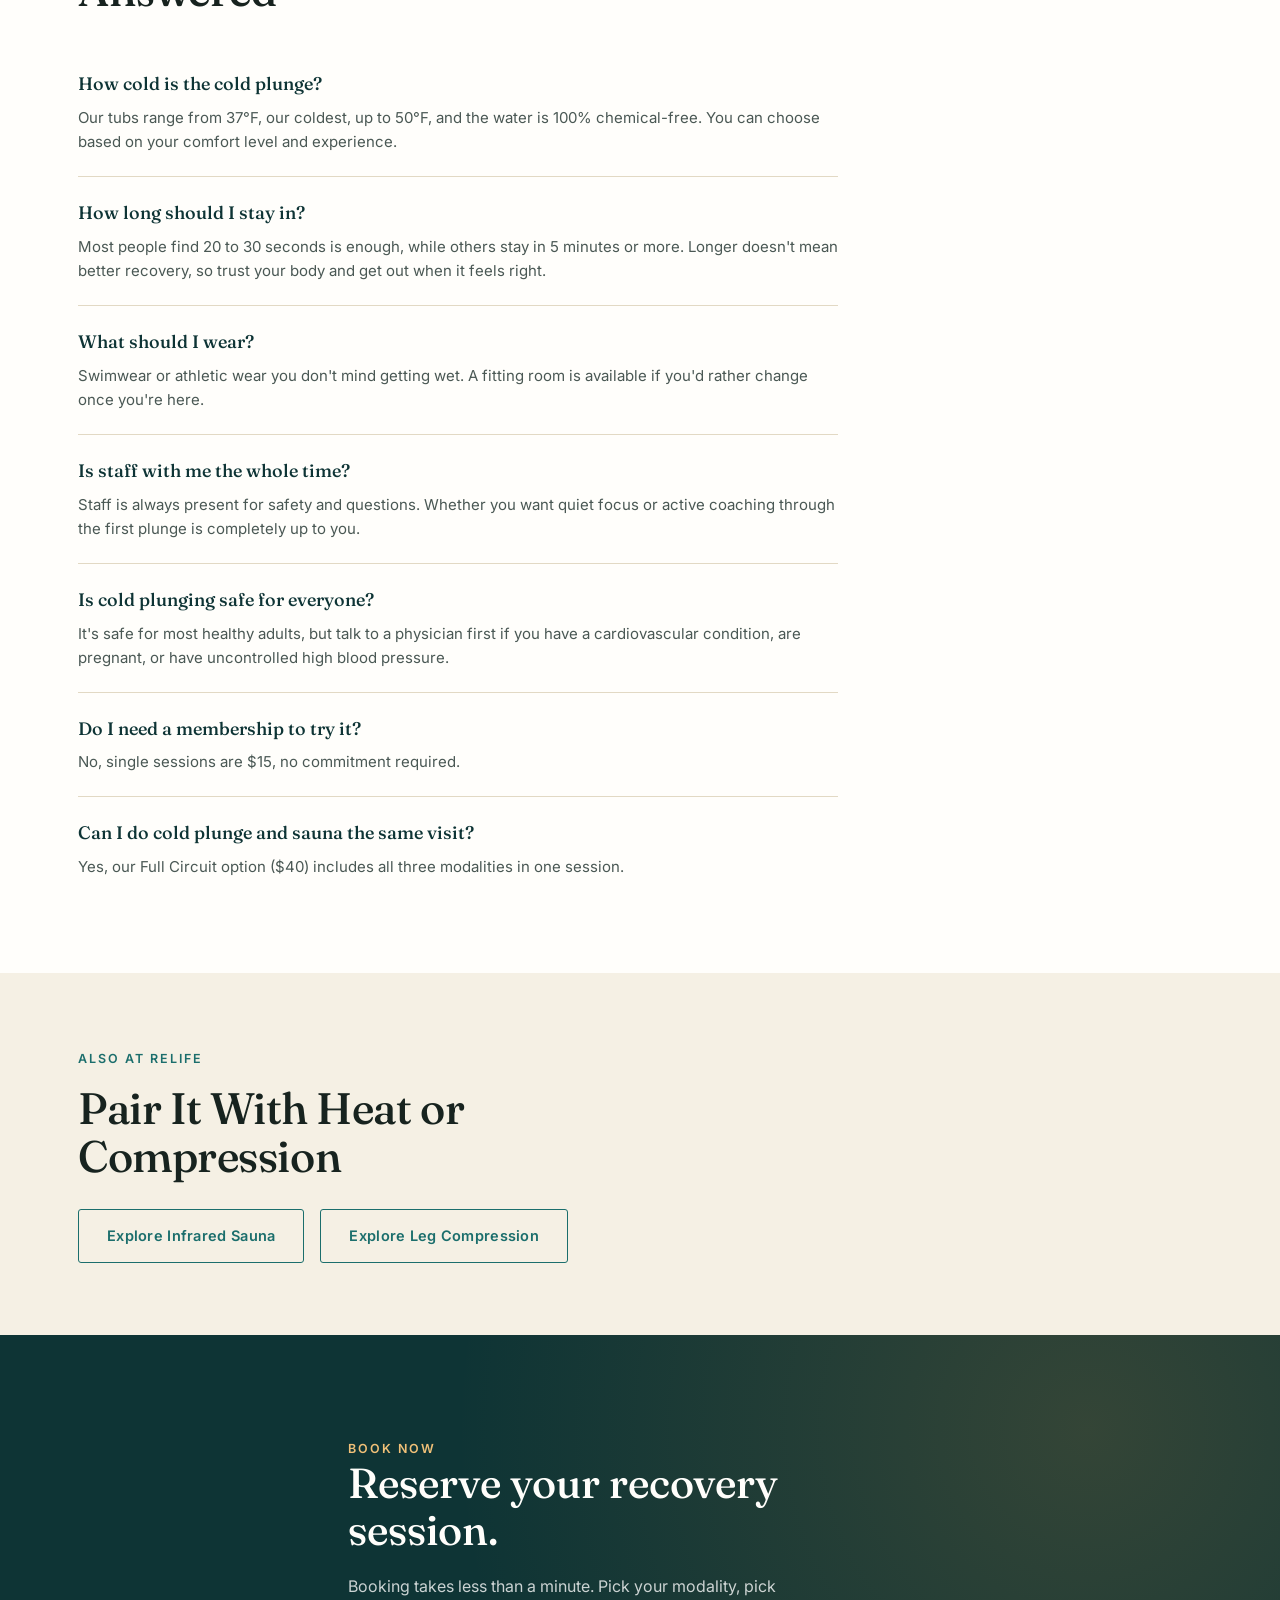
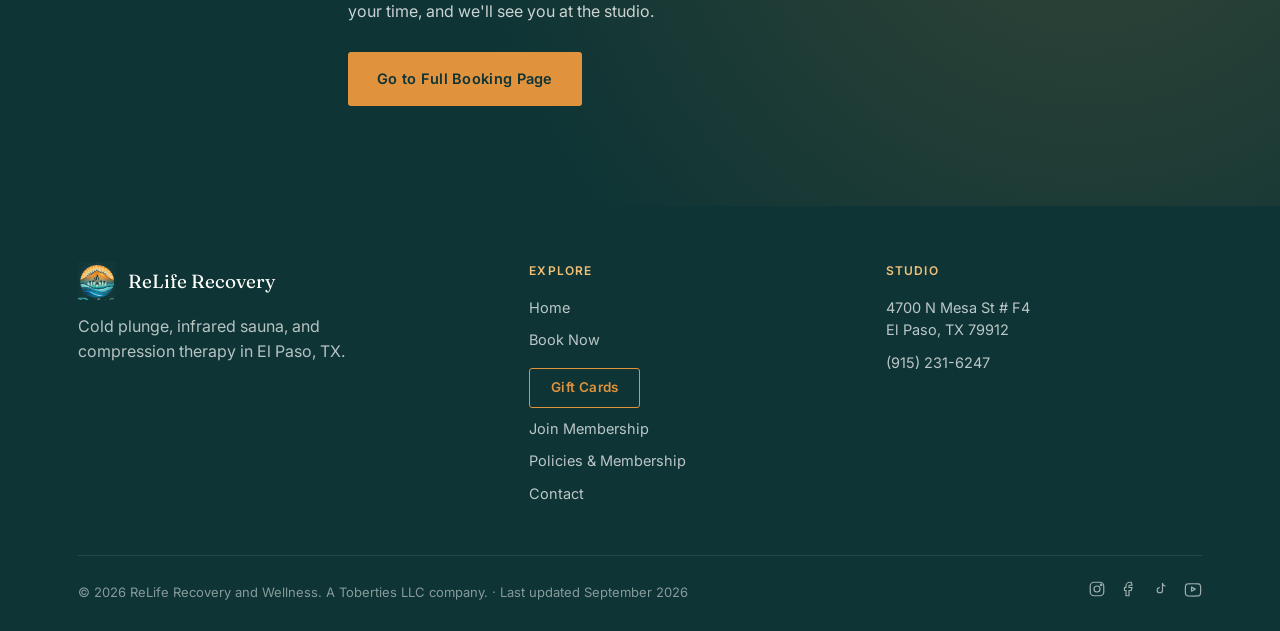
<file: cold-plunge-el-paso.html>
<!DOCTYPE html>
<html lang="en">
<head>
<!-- Google tag (gtag.js) -->
<script async src="https://www.googletagmanager.com/gtag/js?id=G-4BV8FBBB9T"></script>
<script>
  window.dataLayer = window.dataLayer || [];
  function gtag(){dataLayer.push(arguments);}
  gtag('js', new Date());
  gtag('config', 'G-4BV8FBBB9T');
</script>
<meta charset="UTF-8">
<meta name="viewport" content="width=device-width, initial-scale=1.0">
<title>Cold Plunge in El Paso, TX | ReLife Recovery</title>
<meta name="description" content="Cold plunge therapy in El Paso from $15/visit. Pick your temperature and go at your own pace, staff is always present. No membership required.">
    <meta property="og:type" content="website">
    <meta property="og:url" content="https://reliferecovery.com/cold-plunge-el-paso.html">
    <meta property="og:title" content="Cold Plunge in El Paso, TX | ReLife Recovery">
    <meta property="og:description" content="Cold plunge therapy in El Paso from $15/visit. Pick your temperature and go at your own pace, staff is always present. No membership required.">
    <meta property="og:image" content="https://reliferecovery.com/images/og-banner.png">
    <meta property="og:image:width" content="1200">
    <meta property="og:image:height" content="630">
    <meta name="twitter:card" content="summary_large_image">
<link rel="canonical" href="https://reliferecovery.com/cold-plunge-el-paso.html">
<link rel="stylesheet" href="styles.css">
<script type="application/ld+json">
{
  "@context": "https://schema.org",
  "@type": "Service",
  "serviceType": "Cold Plunge Therapy",
  "name": "Cold Plunge Therapy",
  "description": "Cold plunge therapy sessions at a range of temperatures, available as a single drop-in visit or as part of a recovery membership.",
  "url": "https://reliferecovery.com/cold-plunge-el-paso.html",
  "provider": { "@id": "https://reliferecovery.com/#business" },
  "areaServed": {
    "@type": "City",
    "name": "El Paso"
  },
  "offers": [
    {
      "@type": "Offer",
      "name": "Single Session",
      "price": "15",
      "priceCurrency": "USD",
      "url": "https://reliferecovery.com/cold-plunge-el-paso.html"
    },
    {
      "@type": "Offer",
      "name": "Founding Membership",
      "price": "80",
      "priceCurrency": "USD",
      "url": "https://reliferecovery.com/membership.html"
    }
  ]
}
</script>
<script type="application/ld+json">
{
  "@context": "https://schema.org",
  "@type": "BreadcrumbList",
  "itemListElement": [
    { "@type": "ListItem", "position": 1, "name": "Home", "item": "https://reliferecovery.com/index.html" },
    { "@type": "ListItem", "position": 2, "name": "Cold Plunge", "item": "https://reliferecovery.com/cold-plunge-el-paso.html" }
  ]
}
</script>
<script type="application/ld+json">
{
  "@context": "https://schema.org",
  "@type": "FAQPage",
  "mainEntity": [
    {
      "@type": "Question",
      "name": "How cold is the cold plunge?",
      "acceptedAnswer": { "@type": "Answer", "text": "Our tubs range from 37°F, our coldest, up to 50°F, and the water is 100% chemical-free. You can choose based on your comfort level and experience." }
    },
    {
      "@type": "Question",
      "name": "How long should I stay in?",
      "acceptedAnswer": { "@type": "Answer", "text": "Most people find 20 to 30 seconds is enough, while others stay in 5 minutes or more. Longer doesn't mean better recovery, so trust your body and get out when it feels right." }
    },
    {
      "@type": "Question",
      "name": "What should I wear?",
      "acceptedAnswer": { "@type": "Answer", "text": "Swimwear or athletic wear you don't mind getting wet. A fitting room is available if you'd rather change once you're here." }
    },
    {
      "@type": "Question",
      "name": "Is staff with me the whole time?",
      "acceptedAnswer": { "@type": "Answer", "text": "Staff is always present for safety and questions. Whether you want quiet focus or active coaching through the first plunge is completely up to you." }
    },
    {
      "@type": "Question",
      "name": "Is cold plunging safe for everyone?",
      "acceptedAnswer": { "@type": "Answer", "text": "It's safe for most healthy adults, but talk to a physician first if you have a cardiovascular condition, are pregnant, or have uncontrolled high blood pressure." }
    },
    {
      "@type": "Question",
      "name": "Do I need a membership to try it?",
      "acceptedAnswer": { "@type": "Answer", "text": "No, single sessions are $15, no commitment required." }
    },
    {
      "@type": "Question",
      "name": "Can I do cold plunge and sauna the same visit?",
      "acceptedAnswer": { "@type": "Answer", "text": "Yes, our Full Circuit option ($40) includes all three modalities in one session." }
    }
  ]
}
</script>
<link rel="icon" href="/icons/favicon.ico" sizes="any">
<link rel="icon" type="image/png" href="/icons/favicon-32.png" sizes="32x32">
<link rel="icon" type="image/png" href="/icons/favicon-192.png" sizes="192x192">
<link rel="icon" type="image/png" href="/icons/favicon-480.png" sizes="480x480">
<link rel="apple-touch-icon" href="/icons/apple-touch-icon.png">
<script type="application/ld+json">
{
  "@context": "https://schema.org",
  "@type": "HealthClub",
  "@id": "https://reliferecovery.com/#business",
  "name": "ReLife Recovery and Wellness",
  "alternateName": "ReLife Recovery",
  "image": "https://reliferecovery.com/images/storefront-edited.jpg",
  "url": "https://reliferecovery.com/",
  "telephone": "+19152316247",
  "priceRange": "$15-$175",
  "address": {
    "@type": "PostalAddress",
    "streetAddress": "4700 N Mesa St # F4",
    "addressLocality": "El Paso",
    "addressRegion": "TX",
    "postalCode": "79912",
    "addressCountry": "US"
  },
  "openingHoursSpecification": [
    {
      "@type": "OpeningHoursSpecification",
      "dayOfWeek": ["Monday", "Tuesday", "Wednesday", "Thursday", "Friday"],
      "opens": "10:00",
      "closes": "19:00"
    },
    {
      "@type": "OpeningHoursSpecification",
      "dayOfWeek": ["Saturday", "Sunday"],
      "opens": "11:00",
      "closes": "16:00"
    }
  ],
  "sameAs": [
    "https://www.instagram.com/reliferecovery_",
    "https://www.facebook.com/reliferecoveryofficial",
    "https://www.tiktok.com/@reliferecovery",
    "https://www.youtube.com/@reliferecovery"
  ]
}
</script>
<script type="application/ld+json">
{
  "@context": "https://schema.org",
  "@type": "WebPage",
  "url": "https://reliferecovery.com/cold-plunge-el-paso.html",
  "name": "Cold Plunge in El Paso, TX | ReLife Recovery",
  "dateModified": "2026-09-10"
}
</script>
</head>
<body>

<nav class="site-nav">
  <div class="wrap">
    <a href="/" class="brand">
      <img src="images/logo-emblem.png" alt="ReLife Recovery and Wellness logo" class="brand-logo">
      <span class="brand-text">ReLife Recovery<span>&amp; Wellness</span></span>
    </a>
    <div class="nav-links" id="navLinks">
      <a href="/">Home</a>
      <a href="book-now.html">Book Now</a>
      <a href="policies.html">Policies</a>
      <a href="contact.html">Contact</a>
      <a href="https://www.vagaro.com/reliferecoveryandwellness/gift-certificates" class="nav-cta-outline" target="_blank" rel="noopener">Gift Cards</a>
      <a href="membership.html" class="nav-cta">Join Membership</a>
    </div>
    <button class="nav-toggle" id="navToggle" aria-label="Toggle menu">
      <span></span><span></span><span></span>
    </button>
  </div>
</nav>

<header class="page-header">
  <div class="wrap">
    <nav class="breadcrumb" aria-label="Breadcrumb">
      <a href="/">Home</a>
      <span class="sep">/</span>
      <span class="current">Cold Plunge</span>
    </nav>
    <span class="eyebrow">Cold Plunge</span>
    <h1>Cold Plunge Therapy in El Paso</h1>
    <p>Sessions Only $15. No Membership Required, just walk in ready.</p>
    <div class="hero-actions" style="margin-top:28px;">
      <a href="https://www.vagaro.com/cl/DNsb~gEzP~d8AiBDW~GxYA97qZdFNSuqupJJA64H2Ck=" class="btn btn-primary" target="_blank" rel="noopener">Book This Session ($15)</a>
    </div>
  </div>
</header>

<section class="tight" style="background:var(--white);">
  <div class="wrap">
    <div class="quick-answer">
      <span class="eyebrow">Quick Answer</span>
      <h2>What Is Cold Plunge Therapy?</h2>
      <p>Cold plunge therapy is a short, timed dip in cold water, whether you just finished a hard workout or you're worn out from a long week. It may support faster muscle recovery, lower stress, and a clearer mind. Many people pair it with heat exposure, known as contrast therapy, for a fuller reset.</p>
    </div>
  </div>
</section>

<section class="tight">
  <div class="wrap split">
    <img src="images/cold-plunge-edited.jpg" alt="Cold plunge bath at ReLife Recovery in El Paso">
    <div class="split-copy">
      <h2>What to Expect</h2>
      <p>Come dressed in swimwear or athletic wear you don't mind getting wet. A fitting room is available if you'd rather change once you're here. Our tubs are set at different temperatures, from 37°F, our coldest, up to 50°F for a less intense (but still genuinely cold) option, so you can choose based on your comfort level and experience. Staff will help you find the right tub and are always present during your session, for safety, to answer questions, and to help as much or as little as you'd like.</p>
    </div>
  </div>
</section>

<section class="tight" style="background:var(--white);">
  <div class="wrap">
    <div class="policy-block">
      <h3>How Cold Is It?</h3>
      <p>Our tubs range from 37°F, our coldest setting, up to 50°F. Both are a real cold plunge. 50°F is simply less intense than 37°F, not warm. Staff can help you pick the temperature that fits you best each visit. There's no requirement to work toward colder water over time. Some guests always choose 50°F, and that's a full cold plunge experience either way.</p>
    </div>
    <div class="policy-block">
      <span class="mini-badge">100% Chemical-Free</span>
      <h3>100% Chemical-Free</h3>
      <p>Our cold plunge water uses zero chlorine, bromine, or other chemical treatments. Just clean, cold water. Many guests find the water gentler on eyes and skin, with no chemical smell lingering after your session. It's a cleaner, more natural way to recover.</p>
    </div>
    <div class="policy-block">
      <h3>How Long Should You Stay In?</h3>
      <p>There's no single right answer. Most people find 20 to 30 seconds is enough to feel the effects, while others stay in 5 minutes or more. Longer doesn't mean better recovery. Always trust what your body is telling you, and get out when it's time.</p>
    </div>
    <div class="policy-block" style="margin-bottom:28px;">
      <h3>Staff Support, Your Way</h3>
      <p>Some people want quiet: just them, the cold, and their own focus. Others want a coach counting off 30-second marks and helping them breathe through the first plunge. Tell us which one you are, and we'll match it. Either way, staff is always present for safety and questions.</p>
    </div>
    <div class="policy-note" style="max-width:760px;">
      <strong style="color:var(--ink);">A Note on Safety:</strong> Please talk to a physician before your first session if you have a cardiovascular condition, are pregnant, or have uncontrolled high blood pressure, since cold plunge may not be safe for these conditions.
    </div>
  </div>
</section>

<section class="tight" style="background:var(--sand);" id="pricing">
  <div class="wrap">
    <div class="section-head">
      <span class="eyebrow">Pricing</span>
      <h2>Try It for $15, No Commitment</h2>
    </div>
    <div class="dropin-row" style="max-width:760px;">
      <div class="price-grid two-col">
        <div class="price-card featured">
          <span class="badge">First Visit</span>
          <h4>Single Session</h4>
          <div class="price-amount">$15<span>/visit</span></div>
          <p class="desc">No membership required, just show up ready.</p>
          <div style="margin-top:20px;">
            <a href="https://www.vagaro.com/cl/DNsb~gEzP~d8AiBDW~GxYA97qZdFNSuqupJJA64H2Ck=" class="btn btn-primary" target="_blank" rel="noopener">Book This Session</a>
          </div>
        </div>
        <div class="price-card">
          <h4>Founding Membership</h4>
          <div class="price-amount">$80<span>/mo</span></div>
          <p class="desc">Unlimited cold plunge, sauna &amp; compression, first 100 members only.</p>
          <div style="margin-top:20px;">
            <a href="membership.html" class="btn btn-outline-teal">See Membership Details</a>
          </div>
        </div>
      </div>
    </div>
  </div>
</section>

<section class="tight" style="background:var(--white);" id="faq">
  <div class="wrap">
    <div class="section-head">
      <span class="eyebrow">FAQ</span>
      <h2>Cold Plunge Questions, Answered</h2>
    </div>
    <div class="faq-list">
      <div class="faq-item">
        <h4>How cold is the cold plunge?</h4>
        <p>Our tubs range from 37°F, our coldest, up to 50°F, and the water is 100% chemical-free. You can choose based on your comfort level and experience.</p>
      </div>
      <div class="faq-item">
        <h4>How long should I stay in?</h4>
        <p>Most people find 20 to 30 seconds is enough, while others stay in 5 minutes or more. Longer doesn't mean better recovery, so trust your body and get out when it feels right.</p>
      </div>
      <div class="faq-item">
        <h4>What should I wear?</h4>
        <p>Swimwear or athletic wear you don't mind getting wet. A fitting room is available if you'd rather change once you're here.</p>
      </div>
      <div class="faq-item">
        <h4>Is staff with me the whole time?</h4>
        <p>Staff is always present for safety and questions. Whether you want quiet focus or active coaching through the first plunge is completely up to you.</p>
      </div>
      <div class="faq-item">
        <h4>Is cold plunging safe for everyone?</h4>
        <p>It's safe for most healthy adults, but talk to a physician first if you have a cardiovascular condition, are pregnant, or have uncontrolled high blood pressure.</p>
      </div>
      <div class="faq-item">
        <h4>Do I need a membership to try it?</h4>
        <p>No, single sessions are $15, no commitment required.</p>
      </div>
      <div class="faq-item">
        <h4>Can I do cold plunge and sauna the same visit?</h4>
        <p>Yes, our Full Circuit option ($40) includes all three modalities in one session.</p>
      </div>
    </div>
  </div>
</section>

<section class="tight" style="background:var(--sand);">
  <div class="wrap">
    <div class="section-head" style="margin-bottom:28px;">
      <span class="eyebrow">Also at ReLife</span>
      <h2>Pair It With Heat or Compression</h2>
    </div>
    <div style="display:flex; gap:16px; flex-wrap:wrap;">
      <a href="infrared-sauna-el-paso.html" class="btn btn-outline-teal">Explore Infrared Sauna</a>
      <a href="leg-compression-el-paso.html" class="btn btn-outline-teal">Explore Leg Compression</a>
    </div>
  </div>
</section>

<section class="book-band" id="book">
  <div class="wrap book-inner">
    <div>
      <span class="eyebrow">Book Now</span>
      <h2>Reserve your recovery session.</h2>
      <p>Booking takes less than a minute. Pick your modality, pick your time, and we'll see you at the studio.</p>
      <a href="book-now.html" class="btn btn-primary">Go to Full Booking Page</a>
    </div>
  </div>
</section>

<footer>
  <div class="wrap">
    <div class="footer-top">
      <div>
        <div class="footer-brand">
          <img src="images/logo-emblem.png" alt="ReLife Recovery and Wellness logo" class="footer-logo">
          <span>ReLife Recovery</span>
        </div>
        <p style="max-width:280px;">Cold plunge, infrared sauna, and compression therapy in El Paso, TX.</p>
      </div>
      <div class="footer-col">
        <h5>Explore</h5>
        <a href="/">Home</a>
        <a href="book-now.html">Book Now</a>
        <a href="https://www.vagaro.com/reliferecoveryandwellness/gift-certificates" class="nav-cta-outline" target="_blank" rel="noopener">Gift Cards</a>
        <a href="membership.html">Join Membership</a>
        <a href="policies.html">Policies &amp; Membership</a>
        <a href="contact.html">Contact</a>
      </div>
      <div class="footer-col">
        <h5>Studio</h5>
        <p>4700 N Mesa St # F4<br>El Paso, TX 79912</p>
        <a href="tel:9152316247">(915) 231-6247</a>
      </div>
    </div>
    <div class="footer-bottom">
      <span>&copy; 2026 ReLife Recovery and Wellness. A Toberties LLC company. &middot; Last updated September 2026</span>
      <div class="social-row">
        <a href="https://www.instagram.com/reliferecovery_" aria-label="Instagram" target="_blank" rel="noopener"><svg viewBox="0 0 24 24" fill="none" stroke-width="1.6"><rect x="3" y="3" width="18" height="18" rx="5"/><circle cx="12" cy="12" r="4"/><circle cx="17.5" cy="6.5" r="1"/></svg></a>
        <a href="https://www.facebook.com/reliferecoveryofficial" aria-label="Facebook" target="_blank" rel="noopener"><svg viewBox="0 0 24 24" fill="none" stroke-width="1.6"><path d="M15 3h-2a5 5 0 0 0-5 5v2H6v4h2v7h4v-7h3l1-4h-4V8a1 1 0 0 1 1-1h3z"/></svg></a>
        <a href="https://www.tiktok.com/@reliferecovery" aria-label="TikTok" target="_blank" rel="noopener"><svg viewBox="0 0 24 24" fill="none" stroke-width="1.6"><path d="M14 4v9.5a3.5 3.5 0 1 1-3.5-3.5M14 4a4 4 0 0 0 4 4"/></svg></a>
        <a href="https://www.youtube.com/@reliferecovery" aria-label="YouTube" target="_blank" rel="noopener"><svg viewBox="0 0 24 24" fill="none" stroke-width="1.6" stroke-linecap="round" stroke-linejoin="round"><path d="M22 8.5s-.2-1.6-.8-2.3c-.8-.9-1.7-.9-2.1-1C16.6 5 12 5 12 5h0s-4.6 0-7.1.2c-.4 0-1.3.1-2.1 1C2.2 6.9 2 8.5 2 8.5S1.8 10.4 1.8 12.3v1.8c0 1.9.2 3.8.2 3.8s.2 1.6.8 2.3c.8.9 1.9.9 2.3 1C6.6 21.4 12 21.4 12 21.4s4.6 0 7.1-.2c.4 0 1.3-.1 2.1-1 .6-.7.8-2.3.8-2.3s.2-1.9.2-3.8v-1.8c0-1.9-.2-3.8-.2-3.8z"/><path d="M10 9.5l5 2.7-5 2.7z"/></svg></a>
      </div>
    </div>
  </div>
</footer>

<script>
  var navToggle = document.getElementById('navToggle');
  var navLinks = document.getElementById('navLinks');
  if (navToggle && navLinks) {
    navToggle.addEventListener('click', function () {
      navToggle.classList.toggle('active');
      navLinks.classList.toggle('open');
    });
    navLinks.querySelectorAll('a').forEach(function (link) {
      link.addEventListener('click', function () {
        navToggle.classList.remove('active');
        navLinks.classList.remove('open');
      });
    });
  }
</script>

</body>
</html>
</file>
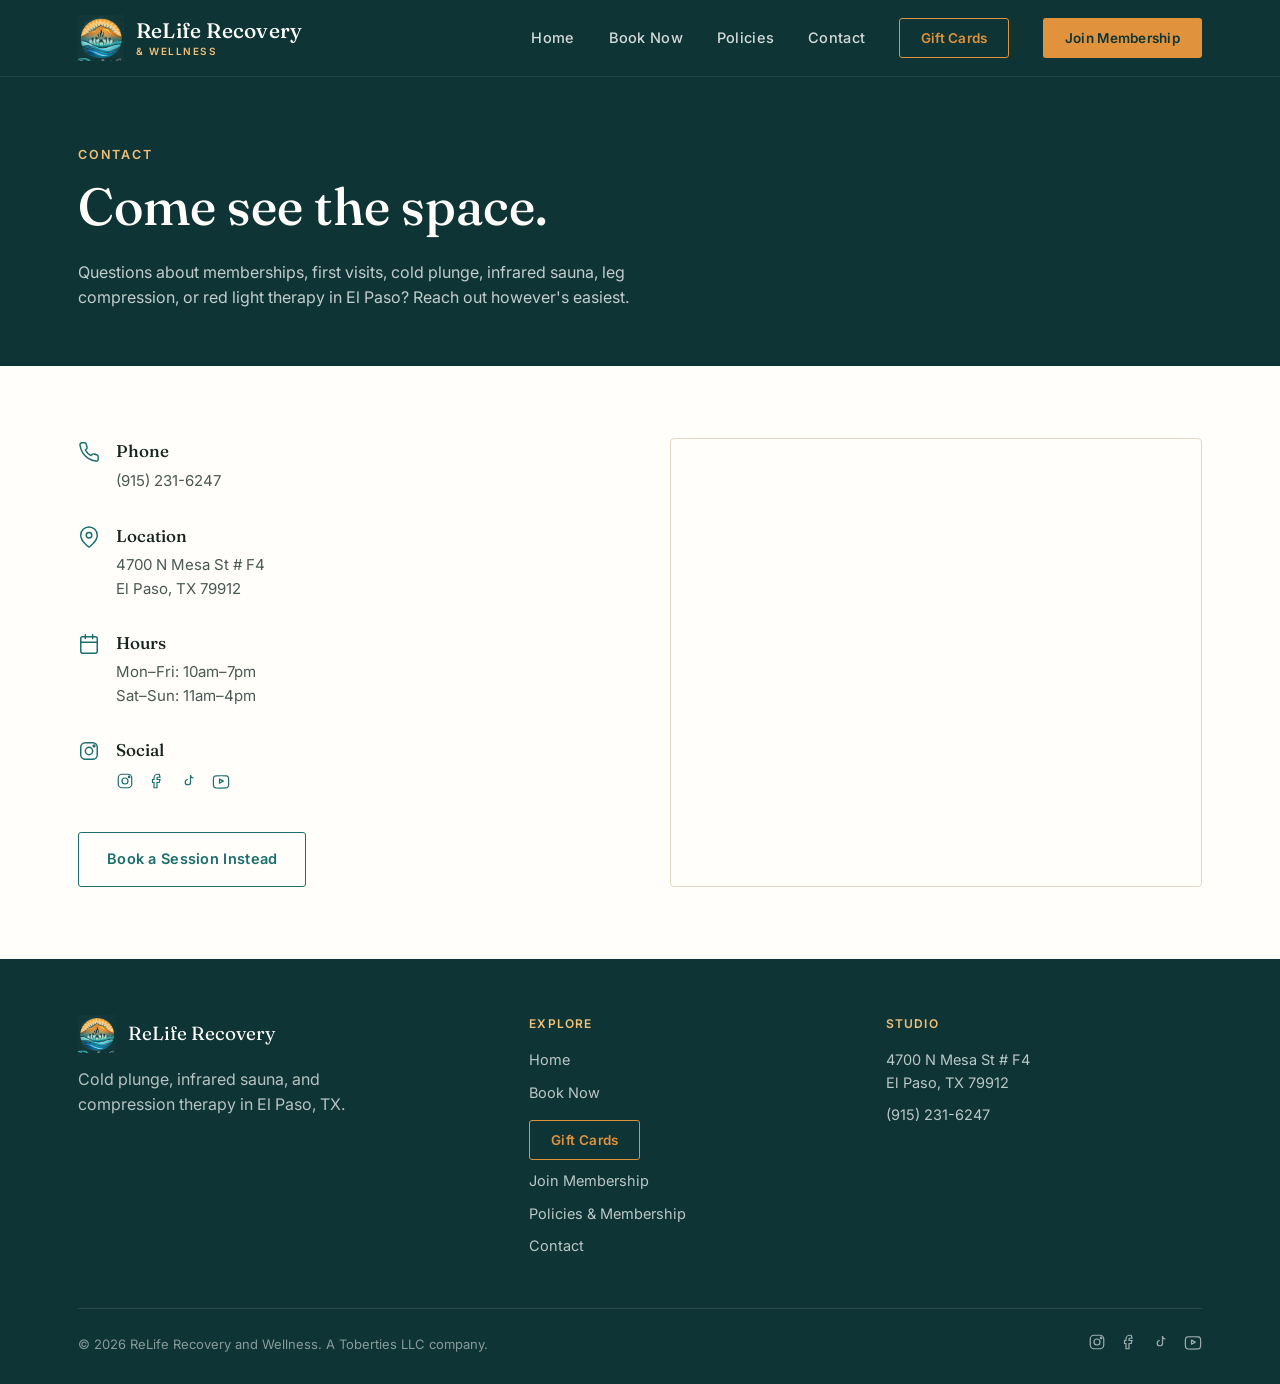
<file: contact.html>
<!DOCTYPE html>
<html lang="en">
<head>
<!-- Google tag (gtag.js) -->
<script async src="https://www.googletagmanager.com/gtag/js?id=G-4BV8FBBB9T"></script>
<script>
  window.dataLayer = window.dataLayer || [];
  function gtag(){dataLayer.push(arguments);}
  gtag('js', new Date());
  gtag('config', 'G-4BV8FBBB9T');
</script>
<meta charset="UTF-8">
<meta name="viewport" content="width=device-width, initial-scale=1.0">
<title>Contact | ReLife Recovery &amp; Wellness</title>
<meta name="description" content="Contact ReLife Recovery and Wellness in El Paso, TX for phone, location, and social media.">
    <meta property="og:type" content="website">
    <meta property="og:url" content="https://reliferecovery.com/contact.html">
    <meta property="og:title" content="Contact | ReLife Recovery &amp; Wellness">
    <meta property="og:description" content="Contact ReLife Recovery and Wellness in El Paso, TX for phone, location, and social media.">
    <meta property="og:image" content="https://reliferecovery.com/images/og-banner.png">
    <meta property="og:image:width" content="1200">
    <meta property="og:image:height" content="630">
    <meta name="twitter:card" content="summary_large_image">
<link rel="stylesheet" href="styles.css">
<link rel="icon" href="/icons/favicon.ico" sizes="any">
<link rel="icon" type="image/png" href="/icons/favicon-32.png" sizes="32x32">
<link rel="icon" type="image/png" href="/icons/favicon-192.png" sizes="192x192">
<link rel="icon" type="image/png" href="/icons/favicon-480.png" sizes="480x480">
<link rel="apple-touch-icon" href="/icons/apple-touch-icon.png">
</head>
<body>

<nav class="site-nav">
  <div class="wrap">
    <a href="/" class="brand">
      <img src="images/logo-emblem.png" alt="ReLife Recovery and Wellness logo" class="brand-logo">
      <span class="brand-text">ReLife Recovery<span>&amp; Wellness</span></span>
    </a>
    <div class="nav-links" id="navLinks">
      <a href="/">Home</a>
      <a href="book-now.html">Book Now</a>
      <a href="policies.html">Policies</a>
      <a href="contact.html">Contact</a>
      <a href="https://www.vagaro.com/reliferecoveryandwellness/gift-certificates" class="nav-cta-outline" target="_blank" rel="noopener">Gift Cards</a>
      <a href="membership.html" class="nav-cta">Join Membership</a>
    </div>
    <button class="nav-toggle" id="navToggle" aria-label="Toggle menu">
      <span></span><span></span><span></span>
    </button>
  </div>
</nav>

<header class="page-header">
  <div class="wrap">
    <span class="eyebrow">Contact</span>
    <h1>Come see the space.</h1>
    <p>Questions about memberships, first visits, cold plunge, infrared sauna, leg compression, or red light therapy in El Paso? Reach out however's easiest.</p>
  </div>
</header>

<section class="tight" style="background:var(--white);">
  <div class="wrap contact-grid">
    <div>
      <div class="contact-item">
        <svg viewBox="0 0 24 24" fill="none" stroke-width="1.6" stroke-linecap="round" stroke-linejoin="round"><path d="M22 16.92v3a2 2 0 0 1-2.18 2 19.79 19.79 0 0 1-8.63-3.07 19.5 19.5 0 0 1-6-6 19.79 19.79 0 0 1-3.07-8.67A2 2 0 0 1 4.11 2h3a2 2 0 0 1 2 1.72 12.84 12.84 0 0 0 .7 2.81 2 2 0 0 1-.45 2.11L8.09 9.91a16 16 0 0 0 6 6l1.27-1.27a2 2 0 0 1 2.11-.45 12.84 12.84 0 0 0 2.81.7A2 2 0 0 1 22 16.92z"/></svg>
        <div>
          <h4>Phone</h4>
          <a href="tel:9152316247">(915) 231-6247</a>
        </div>
      </div>

      <div class="contact-item">
        <svg viewBox="0 0 24 24" fill="none" stroke-width="1.6" stroke-linecap="round" stroke-linejoin="round"><path d="M21 10c0 7-9 13-9 13s-9-6-9-13a9 9 0 0 1 18 0z"/><circle cx="12" cy="10" r="3"/></svg>
        <div>
          <h4>Location</h4>
          <p>4700 N Mesa St # F4<br>El Paso, TX 79912</p>
        </div>
      </div>

      <div class="contact-item">
        <svg viewBox="0 0 24 24" fill="none" stroke-width="1.6" stroke-linecap="round" stroke-linejoin="round"><rect x="3" y="4" width="18" height="18" rx="2"/><path d="M16 2v4M8 2v4M3 10h18"/></svg>
        <div>
          <h4>Hours</h4>
          <p>Mon–Fri: 10am–7pm<br>Sat–Sun: 11am–4pm</p>
        </div>
      </div>

      <div class="contact-item">
        <svg viewBox="0 0 24 24" fill="none" stroke-width="1.6" stroke-linecap="round" stroke-linejoin="round"><rect x="3" y="3" width="18" height="18" rx="5"/><circle cx="12" cy="12" r="4"/><circle cx="17.5" cy="6.5" r="1"/></svg>
        <div>
          <h4>Social</h4>
          <div class="social-row on-light" style="margin-top:6px;">
            <a href="https://www.instagram.com/reliferecovery_" aria-label="Instagram" target="_blank" rel="noopener"><svg viewBox="0 0 24 24" fill="none" stroke-width="1.6"><rect x="3" y="3" width="18" height="18" rx="5"/><circle cx="12" cy="12" r="4"/><circle cx="17.5" cy="6.5" r="1"/></svg></a>
            <a href="https://www.facebook.com/reliferecoveryofficial" aria-label="Facebook" target="_blank" rel="noopener"><svg viewBox="0 0 24 24" fill="none" stroke-width="1.6"><path d="M15 3h-2a5 5 0 0 0-5 5v2H6v4h2v7h4v-7h3l1-4h-4V8a1 1 0 0 1 1-1h3z"/></svg></a>
            <a href="https://www.tiktok.com/@reliferecovery" aria-label="TikTok" target="_blank" rel="noopener"><svg viewBox="0 0 24 24" fill="none" stroke-width="1.6"><path d="M14 4v9.5a3.5 3.5 0 1 1-3.5-3.5M14 4a4 4 0 0 0 4 4"/></svg></a>
            <a href="https://www.youtube.com/@reliferecovery" aria-label="YouTube" target="_blank" rel="noopener"><svg viewBox="0 0 24 24" fill="none" stroke-width="1.6" stroke-linecap="round" stroke-linejoin="round"><path d="M22 8.5s-.2-1.6-.8-2.3c-.8-.9-1.7-.9-2.1-1C16.6 5 12 5 12 5h0s-4.6 0-7.1.2c-.4 0-1.3.1-2.1 1C2.2 6.9 2 8.5 2 8.5S1.8 10.4 1.8 12.3v1.8c0 1.9.2 3.8.2 3.8s.2 1.6.8 2.3c.8.9 1.9.9 2.3 1C6.6 21.4 12 21.4 12 21.4s4.6 0 7.1-.2c.4 0 1.3-.1 2.1-1 .6-.7.8-2.3.8-2.3s.2-1.9.2-3.8v-1.8c0-1.9-.2-3.8-.2-3.8z"/><path d="M10 9.5l5 2.7-5 2.7z"/></svg></a>
          </div>
        </div>
      </div>

      <div style="margin-top:36px;">
        <a href="book-now.html" class="btn btn-outline-teal">Book a Session Instead</a>
      </div>
    </div>

    <div class="map-frame">
      <!-- Replace the q= value below with your exact address for an accurate pin -->
      <iframe src="https://maps.google.com/maps?q=31.8033265,-106.5088011&z=18&ie=UTF8&iwloc=&output=embed" allowfullscreen="" loading="lazy" referrerpolicy="no-referrer-when-downgrade"></iframe>
    </div>
  </div>
</section>

<footer>
  <div class="wrap">
    <div class="footer-top">
      <div>
        <div class="footer-brand">
          <img src="images/logo-emblem.png" alt="ReLife Recovery and Wellness logo" class="footer-logo">
          <span>ReLife Recovery</span>
        </div>
        <p style="max-width:280px;">Cold plunge, infrared sauna, and compression therapy in El Paso, TX.</p>
      </div>
      <div class="footer-col">
        <h5>Explore</h5>
        <a href="/">Home</a>
        <a href="book-now.html">Book Now</a>
        <a href="https://www.vagaro.com/reliferecoveryandwellness/gift-certificates" class="nav-cta-outline" target="_blank" rel="noopener">Gift Cards</a>
        <a href="membership.html">Join Membership</a>
        <a href="policies.html">Policies &amp; Membership</a>
        <a href="contact.html">Contact</a>
      </div>
      <div class="footer-col">
        <h5>Studio</h5>
        <p>4700 N Mesa St # F4<br>El Paso, TX 79912</p>
        <a href="tel:9152316247">(915) 231-6247</a>
      </div>
    </div>
    <div class="footer-bottom">
      <span>&copy; 2026 ReLife Recovery and Wellness. A Toberties LLC company.</span>
      <div class="social-row">
        <a href="https://www.instagram.com/reliferecovery_" aria-label="Instagram" target="_blank" rel="noopener"><svg viewBox="0 0 24 24" fill="none" stroke-width="1.6"><rect x="3" y="3" width="18" height="18" rx="5"/><circle cx="12" cy="12" r="4"/><circle cx="17.5" cy="6.5" r="1"/></svg></a>
        <a href="https://www.facebook.com/reliferecoveryofficial" aria-label="Facebook" target="_blank" rel="noopener"><svg viewBox="0 0 24 24" fill="none" stroke-width="1.6"><path d="M15 3h-2a5 5 0 0 0-5 5v2H6v4h2v7h4v-7h3l1-4h-4V8a1 1 0 0 1 1-1h3z"/></svg></a>
        <a href="https://www.tiktok.com/@reliferecovery" aria-label="TikTok" target="_blank" rel="noopener"><svg viewBox="0 0 24 24" fill="none" stroke-width="1.6"><path d="M14 4v9.5a3.5 3.5 0 1 1-3.5-3.5M14 4a4 4 0 0 0 4 4"/></svg></a>
        <a href="https://www.youtube.com/@reliferecovery" aria-label="YouTube" target="_blank" rel="noopener"><svg viewBox="0 0 24 24" fill="none" stroke-width="1.6" stroke-linecap="round" stroke-linejoin="round"><path d="M22 8.5s-.2-1.6-.8-2.3c-.8-.9-1.7-.9-2.1-1C16.6 5 12 5 12 5h0s-4.6 0-7.1.2c-.4 0-1.3.1-2.1 1C2.2 6.9 2 8.5 2 8.5S1.8 10.4 1.8 12.3v1.8c0 1.9.2 3.8.2 3.8s.2 1.6.8 2.3c.8.9 1.9.9 2.3 1C6.6 21.4 12 21.4 12 21.4s4.6 0 7.1-.2c.4 0 1.3-.1 2.1-1 .6-.7.8-2.3.8-2.3s.2-1.9.2-3.8v-1.8c0-1.9-.2-3.8-.2-3.8z"/><path d="M10 9.5l5 2.7-5 2.7z"/></svg></a>
      </div>
    </div>
  </div>
</footer>

<script>
  var navToggle = document.getElementById('navToggle');
  var navLinks = document.getElementById('navLinks');
  if (navToggle && navLinks) {
    navToggle.addEventListener('click', function () {
      navToggle.classList.toggle('active');
      navLinks.classList.toggle('open');
    });
    navLinks.querySelectorAll('a').forEach(function (link) {
      link.addEventListener('click', function () {
        navToggle.classList.remove('active');
        navLinks.classList.remove('open');
      });
    });
  }
</script>

</body>
</html>
</file>
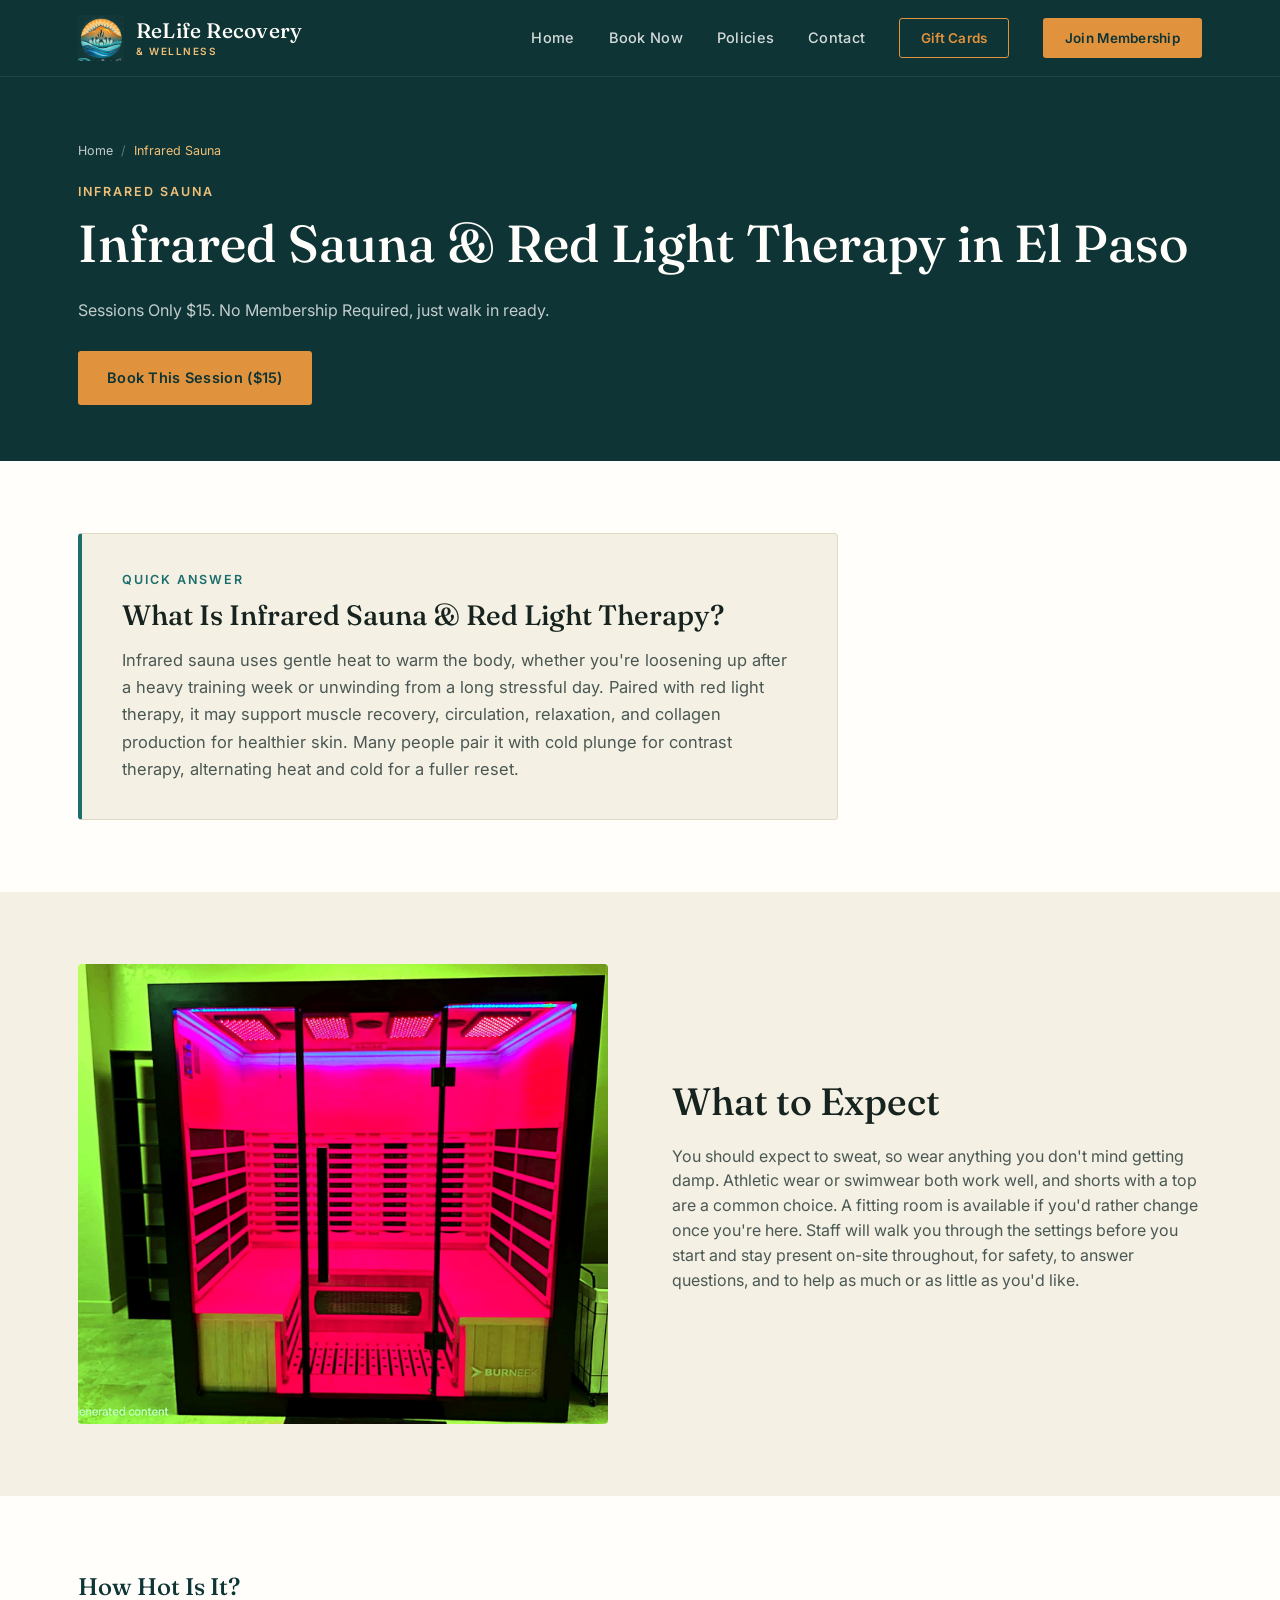
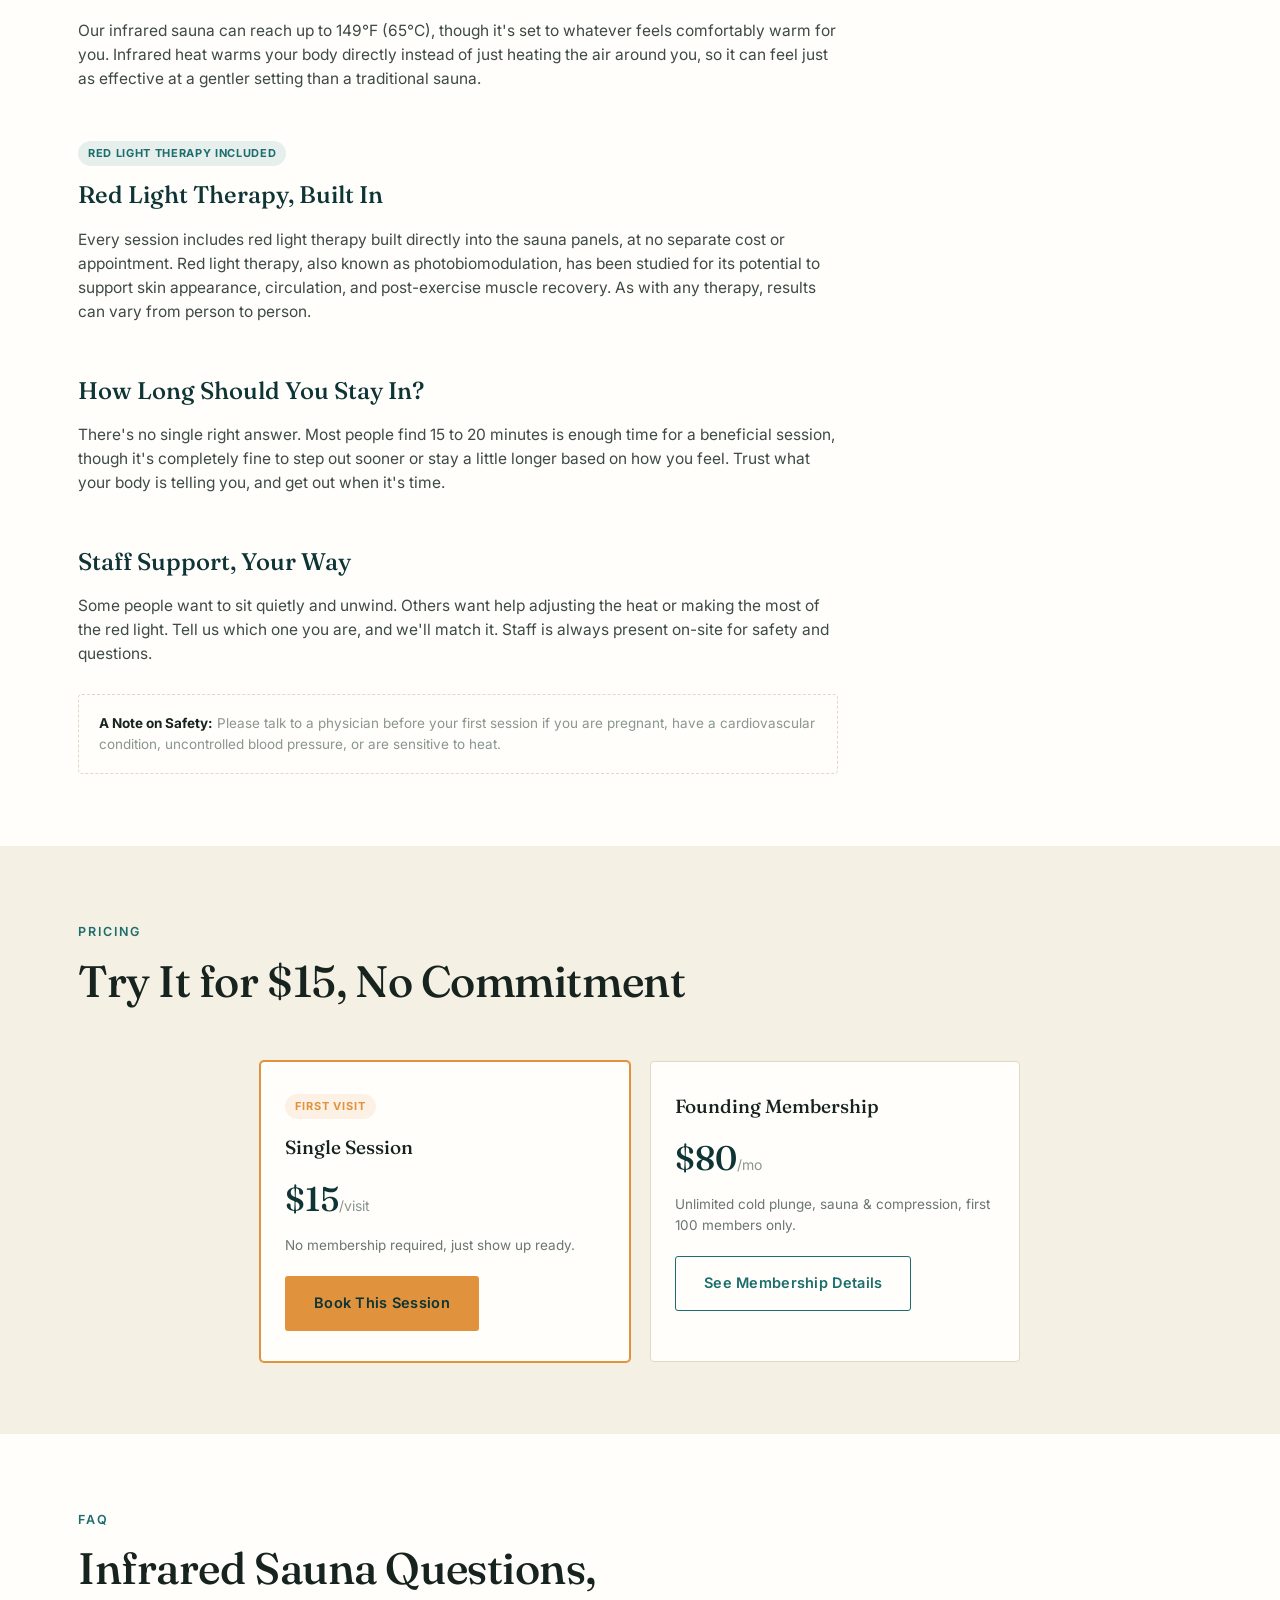
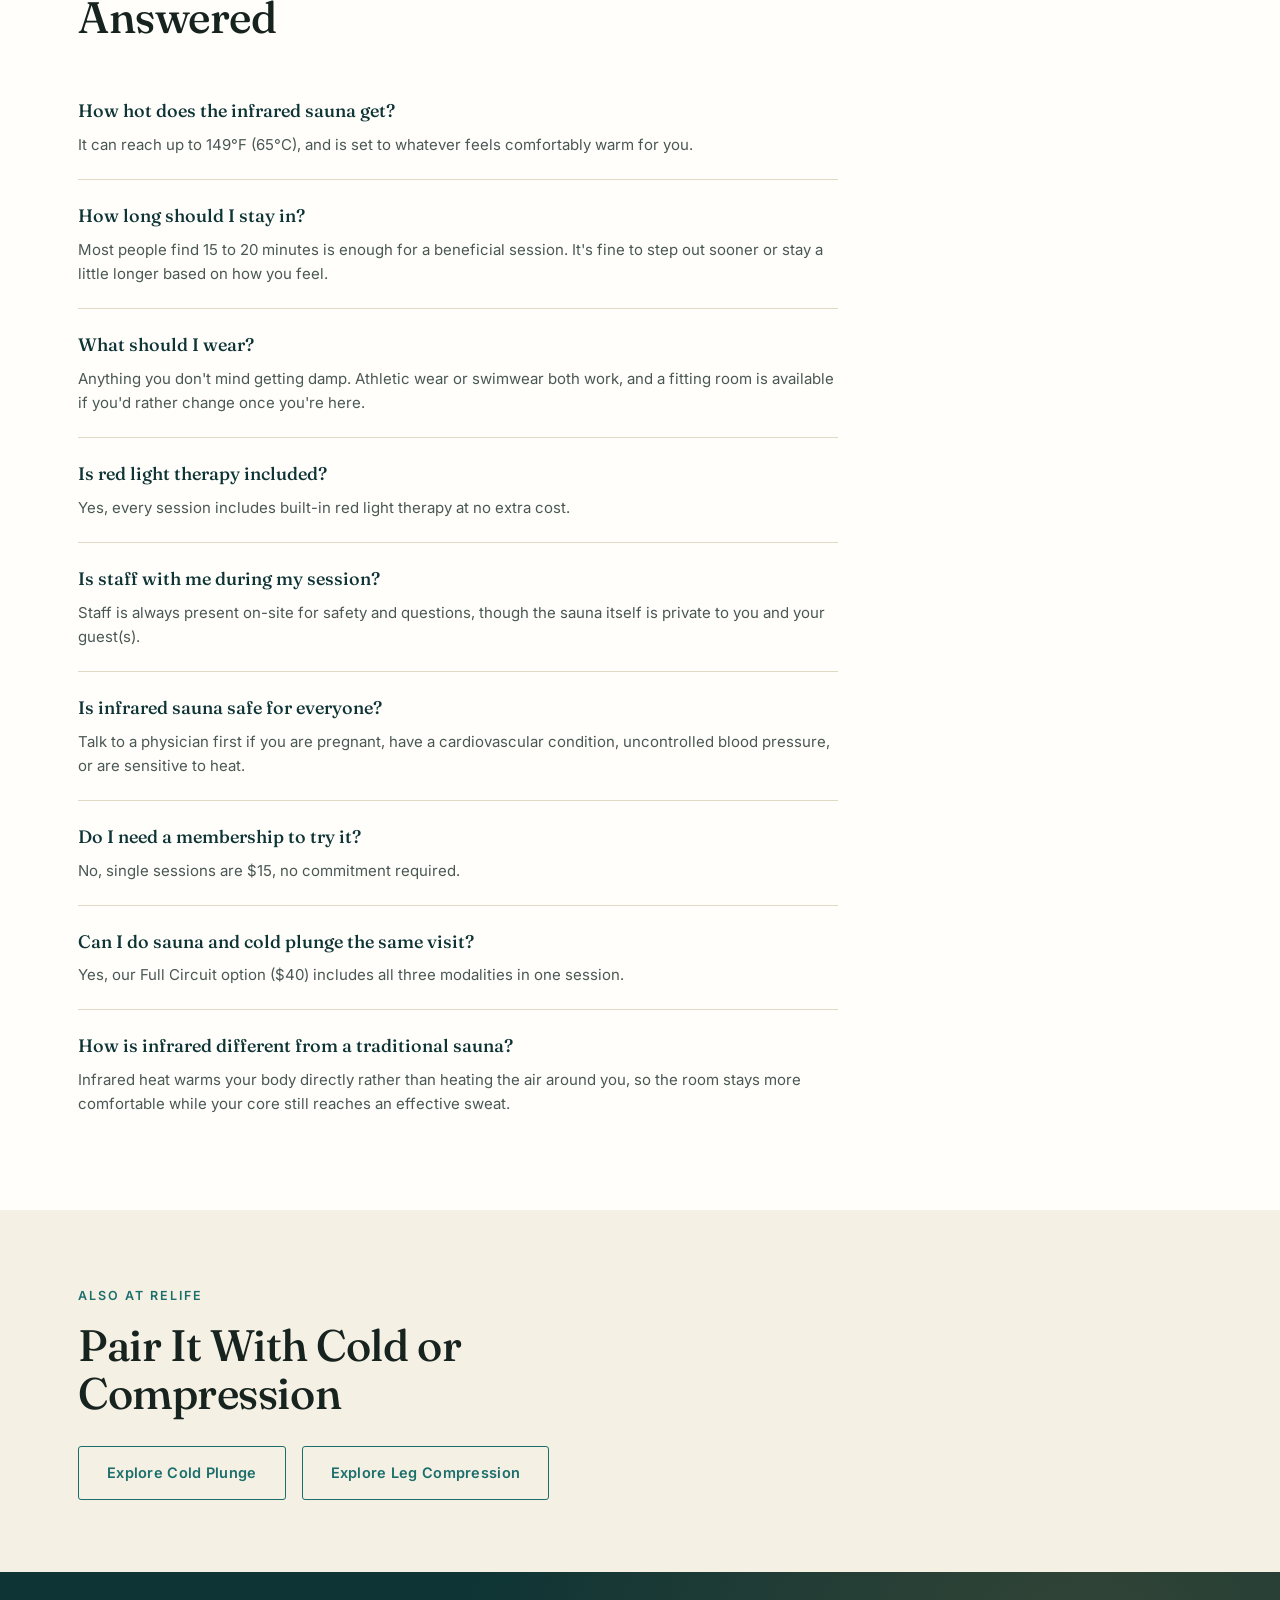
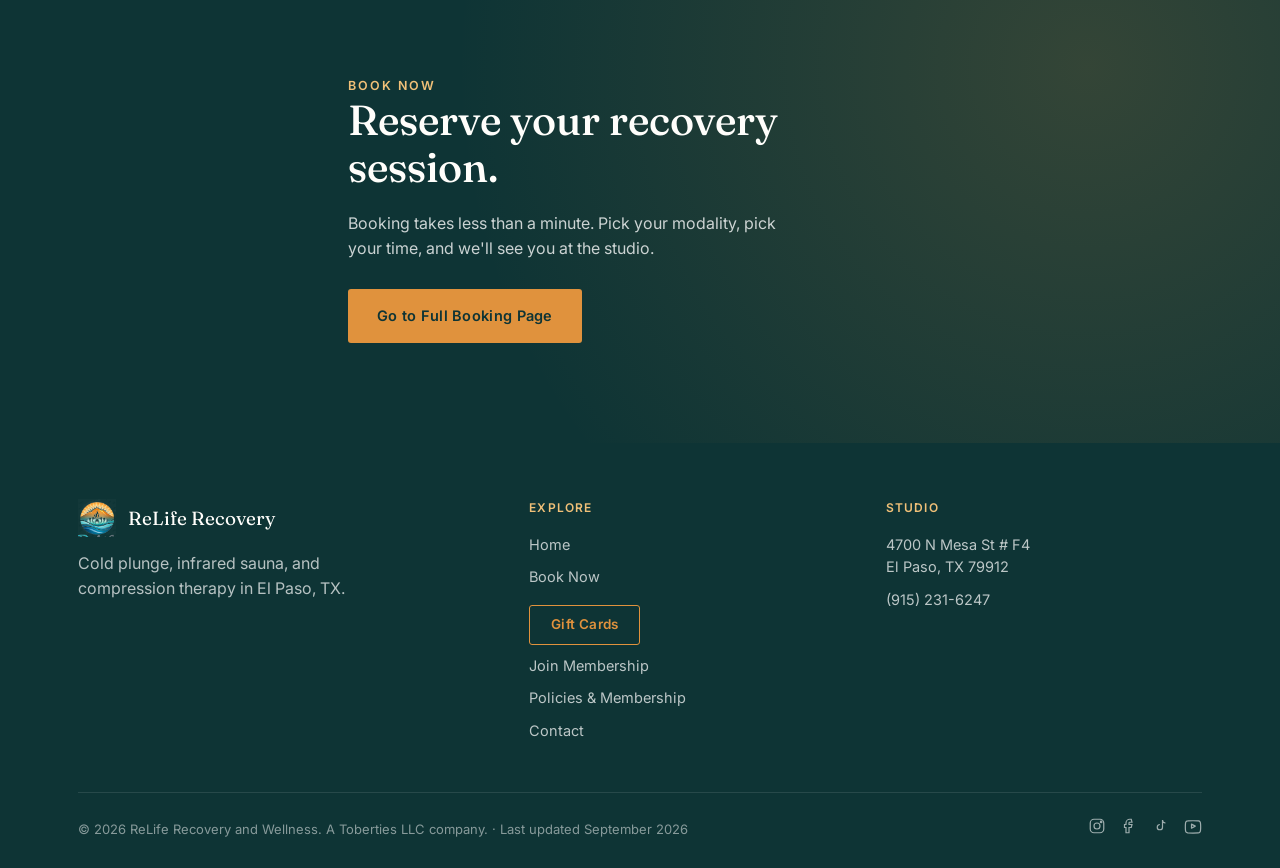
<file: infrared-sauna-el-paso.html>
<!DOCTYPE html>
<html lang="en">
<head>
<!-- Google tag (gtag.js) -->
<script async src="https://www.googletagmanager.com/gtag/js?id=G-4BV8FBBB9T"></script>
<script>
  window.dataLayer = window.dataLayer || [];
  function gtag(){dataLayer.push(arguments);}
  gtag('js', new Date());
  gtag('config', 'G-4BV8FBBB9T');
</script>
<meta charset="UTF-8">
<meta name="viewport" content="width=device-width, initial-scale=1.0">
<title>Infrared Sauna & Red Light Therapy | El Paso, TX</title>
<meta name="description" content="Infrared sauna and red light therapy in El Paso from $15/visit. Sweat, recover, and reset. No membership required.">
    <meta property="og:type" content="website">
    <meta property="og:url" content="https://reliferecovery.com/infrared-sauna-el-paso.html">
    <meta property="og:title" content="Infrared Sauna &amp; Red Light Therapy | El Paso, TX">
    <meta property="og:description" content="Infrared sauna and red light therapy in El Paso from $15/visit. Sweat, recover, and reset. No membership required.">
    <meta property="og:image" content="https://reliferecovery.com/images/og-banner.png">
    <meta property="og:image:width" content="1200">
    <meta property="og:image:height" content="630">
    <meta name="twitter:card" content="summary_large_image">
<link rel="canonical" href="https://reliferecovery.com/infrared-sauna-el-paso.html">
<link rel="stylesheet" href="styles.css">
<script type="application/ld+json">
{
  "@context": "https://schema.org",
  "@type": "Service",
  "serviceType": "Infrared Sauna & Red Light Therapy",
  "name": "Infrared Sauna & Red Light Therapy",
  "description": "Infrared sauna sessions with built-in red light therapy, available as a single drop-in visit or as part of a recovery membership.",
  "url": "https://reliferecovery.com/infrared-sauna-el-paso.html",
  "provider": { "@id": "https://reliferecovery.com/#business" },
  "areaServed": {
    "@type": "City",
    "name": "El Paso"
  },
  "offers": [
    {
      "@type": "Offer",
      "name": "Single Session",
      "price": "15",
      "priceCurrency": "USD",
      "url": "https://reliferecovery.com/infrared-sauna-el-paso.html"
    },
    {
      "@type": "Offer",
      "name": "Founding Membership",
      "price": "80",
      "priceCurrency": "USD",
      "url": "https://reliferecovery.com/membership.html"
    }
  ]
}
</script>
<script type="application/ld+json">
{
  "@context": "https://schema.org",
  "@type": "BreadcrumbList",
  "itemListElement": [
    { "@type": "ListItem", "position": 1, "name": "Home", "item": "https://reliferecovery.com/index.html" },
    { "@type": "ListItem", "position": 2, "name": "Infrared Sauna", "item": "https://reliferecovery.com/infrared-sauna-el-paso.html" }
  ]
}
</script>
<script type="application/ld+json">
{
  "@context": "https://schema.org",
  "@type": "FAQPage",
  "mainEntity": [
    {
      "@type": "Question",
      "name": "How hot does the infrared sauna get?",
      "acceptedAnswer": { "@type": "Answer", "text": "It can reach up to 149°F (65°C), and is set to whatever feels comfortably warm for you." }
    },
    {
      "@type": "Question",
      "name": "How long should I stay in?",
      "acceptedAnswer": { "@type": "Answer", "text": "Most people find 15 to 20 minutes is enough for a beneficial session. It's fine to step out sooner or stay a little longer based on how you feel." }
    },
    {
      "@type": "Question",
      "name": "What should I wear?",
      "acceptedAnswer": { "@type": "Answer", "text": "Anything you don't mind getting damp. Athletic wear or swimwear both work, and a fitting room is available if you'd rather change once you're here." }
    },
    {
      "@type": "Question",
      "name": "Is red light therapy included?",
      "acceptedAnswer": { "@type": "Answer", "text": "Yes, every session includes built-in red light therapy at no extra cost." }
    },
    {
      "@type": "Question",
      "name": "Is staff with me during my session?",
      "acceptedAnswer": { "@type": "Answer", "text": "Staff is always present on-site for safety and questions, though the sauna itself is private to you and your guest(s)." }
    },
    {
      "@type": "Question",
      "name": "Is infrared sauna safe for everyone?",
      "acceptedAnswer": { "@type": "Answer", "text": "Talk to a physician first if you are pregnant, have a cardiovascular condition, uncontrolled blood pressure, or are sensitive to heat." }
    },
    {
      "@type": "Question",
      "name": "Do I need a membership to try it?",
      "acceptedAnswer": { "@type": "Answer", "text": "No, single sessions are $15, no commitment required." }
    },
    {
      "@type": "Question",
      "name": "Can I do sauna and cold plunge the same visit?",
      "acceptedAnswer": { "@type": "Answer", "text": "Yes, our Full Circuit option ($40) includes all three modalities in one session." }
    },
    {
      "@type": "Question",
      "name": "How is infrared different from a traditional sauna?",
      "acceptedAnswer": { "@type": "Answer", "text": "Infrared heat warms your body directly rather than heating the air around you, so the room stays more comfortable while your core still reaches an effective sweat." }
    }
  ]
}
</script>
<link rel="icon" href="/icons/favicon.ico" sizes="any">
<link rel="icon" type="image/png" href="/icons/favicon-32.png" sizes="32x32">
<link rel="icon" type="image/png" href="/icons/favicon-192.png" sizes="192x192">
<link rel="icon" type="image/png" href="/icons/favicon-480.png" sizes="480x480">
<link rel="apple-touch-icon" href="/icons/apple-touch-icon.png">
<script type="application/ld+json">
{
  "@context": "https://schema.org",
  "@type": "HealthClub",
  "@id": "https://reliferecovery.com/#business",
  "name": "ReLife Recovery and Wellness",
  "alternateName": "ReLife Recovery",
  "image": "https://reliferecovery.com/images/storefront-edited.jpg",
  "url": "https://reliferecovery.com/",
  "telephone": "+19152316247",
  "priceRange": "$15-$175",
  "address": {
    "@type": "PostalAddress",
    "streetAddress": "4700 N Mesa St # F4",
    "addressLocality": "El Paso",
    "addressRegion": "TX",
    "postalCode": "79912",
    "addressCountry": "US"
  },
  "openingHoursSpecification": [
    {
      "@type": "OpeningHoursSpecification",
      "dayOfWeek": ["Monday", "Tuesday", "Wednesday", "Thursday", "Friday"],
      "opens": "10:00",
      "closes": "19:00"
    },
    {
      "@type": "OpeningHoursSpecification",
      "dayOfWeek": ["Saturday", "Sunday"],
      "opens": "11:00",
      "closes": "16:00"
    }
  ],
  "sameAs": [
    "https://www.instagram.com/reliferecovery_",
    "https://www.facebook.com/reliferecoveryofficial",
    "https://www.tiktok.com/@reliferecovery",
    "https://www.youtube.com/@reliferecovery"
  ]
}
</script>
<script type="application/ld+json">
{
  "@context": "https://schema.org",
  "@type": "WebPage",
  "url": "https://reliferecovery.com/infrared-sauna-el-paso.html",
  "name": "Infrared Sauna & Red Light Therapy | El Paso, TX",
  "dateModified": "2026-09-10"
}
</script>
</head>
<body>

<nav class="site-nav">
  <div class="wrap">
    <a href="/" class="brand">
      <img src="images/logo-emblem.png" alt="ReLife Recovery and Wellness logo" class="brand-logo">
      <span class="brand-text">ReLife Recovery<span>&amp; Wellness</span></span>
    </a>
    <div class="nav-links" id="navLinks">
      <a href="/">Home</a>
      <a href="book-now.html">Book Now</a>
      <a href="policies.html">Policies</a>
      <a href="contact.html">Contact</a>
      <a href="https://www.vagaro.com/reliferecoveryandwellness/gift-certificates" class="nav-cta-outline" target="_blank" rel="noopener">Gift Cards</a>
      <a href="membership.html" class="nav-cta">Join Membership</a>
    </div>
    <button class="nav-toggle" id="navToggle" aria-label="Toggle menu">
      <span></span><span></span><span></span>
    </button>
  </div>
</nav>

<header class="page-header">
  <div class="wrap">
    <nav class="breadcrumb" aria-label="Breadcrumb">
      <a href="/">Home</a>
      <span class="sep">/</span>
      <span class="current">Infrared Sauna</span>
    </nav>
    <span class="eyebrow">Infrared Sauna</span>
    <h1>Infrared Sauna &amp; Red Light Therapy in El Paso</h1>
    <p>Sessions Only $15. No Membership Required, just walk in ready.</p>
    <div class="hero-actions" style="margin-top:28px;">
      <a href="https://www.vagaro.com/cl/eCuQopGKh-pezDu~DUmpbQwuP8GCV7JxJi4hVjoS4xk=" class="btn btn-primary" target="_blank" rel="noopener">Book This Session ($15)</a>
    </div>
  </div>
</header>

<section class="tight" style="background:var(--white);">
  <div class="wrap">
    <div class="quick-answer">
      <span class="eyebrow">Quick Answer</span>
      <h2>What Is Infrared Sauna &amp; Red Light Therapy?</h2>
      <p>Infrared sauna uses gentle heat to warm the body, whether you're loosening up after a heavy training week or unwinding from a long stressful day. Paired with red light therapy, it may support muscle recovery, circulation, relaxation, and collagen production for healthier skin. Many people pair it with cold plunge for contrast therapy, alternating heat and cold for a fuller reset.</p>
    </div>
  </div>
</section>

<section class="tight">
  <div class="wrap split">
    <img src="images/infrared-sauna-edited.jpg" alt="Infrared sauna at ReLife Recovery in El Paso">
    <div class="split-copy">
      <h2>What to Expect</h2>
      <p>You should expect to sweat, so wear anything you don't mind getting damp. Athletic wear or swimwear both work well, and shorts with a top are a common choice. A fitting room is available if you'd rather change once you're here. Staff will walk you through the settings before you start and stay present on-site throughout, for safety, to answer questions, and to help as much or as little as you'd like.</p>
    </div>
  </div>
</section>

<section class="tight" style="background:var(--white);">
  <div class="wrap">
    <div class="policy-block">
      <h3>How Hot Is It?</h3>
      <p>Our infrared sauna can reach up to 149°F (65°C), though it's set to whatever feels comfortably warm for you. Infrared heat warms your body directly instead of just heating the air around you, so it can feel just as effective at a gentler setting than a traditional sauna.</p>
    </div>
    <div class="policy-block">
      <span class="mini-badge">Red Light Therapy Included</span>
      <h3>Red Light Therapy, Built In</h3>
      <p>Every session includes red light therapy built directly into the sauna panels, at no separate cost or appointment. Red light therapy, also known as photobiomodulation, has been studied for its potential to support skin appearance, circulation, and post-exercise muscle recovery. As with any therapy, results can vary from person to person.</p>
    </div>
    <div class="policy-block">
      <h3>How Long Should You Stay In?</h3>
      <p>There's no single right answer. Most people find 15 to 20 minutes is enough time for a beneficial session, though it's completely fine to step out sooner or stay a little longer based on how you feel. Trust what your body is telling you, and get out when it's time.</p>
    </div>
    <div class="policy-block" style="margin-bottom:28px;">
      <h3>Staff Support, Your Way</h3>
      <p>Some people want to sit quietly and unwind. Others want help adjusting the heat or making the most of the red light. Tell us which one you are, and we'll match it. Staff is always present on-site for safety and questions.</p>
    </div>
    <div class="policy-note" style="max-width:760px;">
      <strong style="color:var(--ink);">A Note on Safety:</strong> Please talk to a physician before your first session if you are pregnant, have a cardiovascular condition, uncontrolled blood pressure, or are sensitive to heat.
    </div>
  </div>
</section>

<section class="tight" style="background:var(--sand);" id="pricing">
  <div class="wrap">
    <div class="section-head">
      <span class="eyebrow">Pricing</span>
      <h2>Try It for $15, No Commitment</h2>
    </div>
    <div class="dropin-row" style="max-width:760px;">
      <div class="price-grid two-col">
        <div class="price-card featured">
          <span class="badge">First Visit</span>
          <h4>Single Session</h4>
          <div class="price-amount">$15<span>/visit</span></div>
          <p class="desc">No membership required, just show up ready.</p>
          <div style="margin-top:20px;">
            <a href="https://www.vagaro.com/cl/eCuQopGKh-pezDu~DUmpbQwuP8GCV7JxJi4hVjoS4xk=" class="btn btn-primary" target="_blank" rel="noopener">Book This Session</a>
          </div>
        </div>
        <div class="price-card">
          <h4>Founding Membership</h4>
          <div class="price-amount">$80<span>/mo</span></div>
          <p class="desc">Unlimited cold plunge, sauna &amp; compression, first 100 members only.</p>
          <div style="margin-top:20px;">
            <a href="membership.html" class="btn btn-outline-teal">See Membership Details</a>
          </div>
        </div>
      </div>
    </div>
  </div>
</section>

<section class="tight" style="background:var(--white);" id="faq">
  <div class="wrap">
    <div class="section-head">
      <span class="eyebrow">FAQ</span>
      <h2>Infrared Sauna Questions, Answered</h2>
    </div>
    <div class="faq-list">
      <div class="faq-item">
        <h4>How hot does the infrared sauna get?</h4>
        <p>It can reach up to 149°F (65°C), and is set to whatever feels comfortably warm for you.</p>
      </div>
      <div class="faq-item">
        <h4>How long should I stay in?</h4>
        <p>Most people find 15 to 20 minutes is enough for a beneficial session. It's fine to step out sooner or stay a little longer based on how you feel.</p>
      </div>
      <div class="faq-item">
        <h4>What should I wear?</h4>
        <p>Anything you don't mind getting damp. Athletic wear or swimwear both work, and a fitting room is available if you'd rather change once you're here.</p>
      </div>
      <div class="faq-item">
        <h4>Is red light therapy included?</h4>
        <p>Yes, every session includes built-in red light therapy at no extra cost.</p>
      </div>
      <div class="faq-item">
        <h4>Is staff with me during my session?</h4>
        <p>Staff is always present on-site for safety and questions, though the sauna itself is private to you and your guest(s).</p>
      </div>
      <div class="faq-item">
        <h4>Is infrared sauna safe for everyone?</h4>
        <p>Talk to a physician first if you are pregnant, have a cardiovascular condition, uncontrolled blood pressure, or are sensitive to heat.</p>
      </div>
      <div class="faq-item">
        <h4>Do I need a membership to try it?</h4>
        <p>No, single sessions are $15, no commitment required.</p>
      </div>
      <div class="faq-item">
        <h4>Can I do sauna and cold plunge the same visit?</h4>
        <p>Yes, our Full Circuit option ($40) includes all three modalities in one session.</p>
      </div>
      <div class="faq-item">
        <h4>How is infrared different from a traditional sauna?</h4>
        <p>Infrared heat warms your body directly rather than heating the air around you, so the room stays more comfortable while your core still reaches an effective sweat.</p>
      </div>
    </div>
  </div>
</section>

<section class="tight" style="background:var(--sand);">
  <div class="wrap">
    <div class="section-head" style="margin-bottom:28px;">
      <span class="eyebrow">Also at ReLife</span>
      <h2>Pair It With Cold or Compression</h2>
    </div>
    <div style="display:flex; gap:16px; flex-wrap:wrap;">
      <a href="cold-plunge-el-paso.html" class="btn btn-outline-teal">Explore Cold Plunge</a>
      <a href="leg-compression-el-paso.html" class="btn btn-outline-teal">Explore Leg Compression</a>
    </div>
  </div>
</section>

<section class="book-band" id="book">
  <div class="wrap book-inner">
    <div>
      <span class="eyebrow">Book Now</span>
      <h2>Reserve your recovery session.</h2>
      <p>Booking takes less than a minute. Pick your modality, pick your time, and we'll see you at the studio.</p>
      <a href="book-now.html" class="btn btn-primary">Go to Full Booking Page</a>
    </div>
  </div>
</section>

<footer>
  <div class="wrap">
    <div class="footer-top">
      <div>
        <div class="footer-brand">
          <img src="images/logo-emblem.png" alt="ReLife Recovery and Wellness logo" class="footer-logo">
          <span>ReLife Recovery</span>
        </div>
        <p style="max-width:280px;">Cold plunge, infrared sauna, and compression therapy in El Paso, TX.</p>
      </div>
      <div class="footer-col">
        <h5>Explore</h5>
        <a href="/">Home</a>
        <a href="book-now.html">Book Now</a>
        <a href="https://www.vagaro.com/reliferecoveryandwellness/gift-certificates" class="nav-cta-outline" target="_blank" rel="noopener">Gift Cards</a>
        <a href="membership.html">Join Membership</a>
        <a href="policies.html">Policies &amp; Membership</a>
        <a href="contact.html">Contact</a>
      </div>
      <div class="footer-col">
        <h5>Studio</h5>
        <p>4700 N Mesa St # F4<br>El Paso, TX 79912</p>
        <a href="tel:9152316247">(915) 231-6247</a>
      </div>
    </div>
    <div class="footer-bottom">
      <span>&copy; 2026 ReLife Recovery and Wellness. A Toberties LLC company. &middot; Last updated September 2026</span>
      <div class="social-row">
        <a href="https://www.instagram.com/reliferecovery_" aria-label="Instagram" target="_blank" rel="noopener"><svg viewBox="0 0 24 24" fill="none" stroke-width="1.6"><rect x="3" y="3" width="18" height="18" rx="5"/><circle cx="12" cy="12" r="4"/><circle cx="17.5" cy="6.5" r="1"/></svg></a>
        <a href="https://www.facebook.com/reliferecoveryofficial" aria-label="Facebook" target="_blank" rel="noopener"><svg viewBox="0 0 24 24" fill="none" stroke-width="1.6"><path d="M15 3h-2a5 5 0 0 0-5 5v2H6v4h2v7h4v-7h3l1-4h-4V8a1 1 0 0 1 1-1h3z"/></svg></a>
        <a href="https://www.tiktok.com/@reliferecovery" aria-label="TikTok" target="_blank" rel="noopener"><svg viewBox="0 0 24 24" fill="none" stroke-width="1.6"><path d="M14 4v9.5a3.5 3.5 0 1 1-3.5-3.5M14 4a4 4 0 0 0 4 4"/></svg></a>
        <a href="https://www.youtube.com/@reliferecovery" aria-label="YouTube" target="_blank" rel="noopener"><svg viewBox="0 0 24 24" fill="none" stroke-width="1.6" stroke-linecap="round" stroke-linejoin="round"><path d="M22 8.5s-.2-1.6-.8-2.3c-.8-.9-1.7-.9-2.1-1C16.6 5 12 5 12 5h0s-4.6 0-7.1.2c-.4 0-1.3.1-2.1 1C2.2 6.9 2 8.5 2 8.5S1.8 10.4 1.8 12.3v1.8c0 1.9.2 3.8.2 3.8s.2 1.6.8 2.3c.8.9 1.9.9 2.3 1C6.6 21.4 12 21.4 12 21.4s4.6 0 7.1-.2c.4 0 1.3-.1 2.1-1 .6-.7.8-2.3.8-2.3s.2-1.9.2-3.8v-1.8c0-1.9-.2-3.8-.2-3.8z"/><path d="M10 9.5l5 2.7-5 2.7z"/></svg></a>
      </div>
    </div>
  </div>
</footer>

<script>
  var navToggle = document.getElementById('navToggle');
  var navLinks = document.getElementById('navLinks');
  if (navToggle && navLinks) {
    navToggle.addEventListener('click', function () {
      navToggle.classList.toggle('active');
      navLinks.classList.toggle('open');
    });
    navLinks.querySelectorAll('a').forEach(function (link) {
      link.addEventListener('click', function () {
        navToggle.classList.remove('active');
        navLinks.classList.remove('open');
      });
    });
  }
</script>

</body>
</html>
</file>
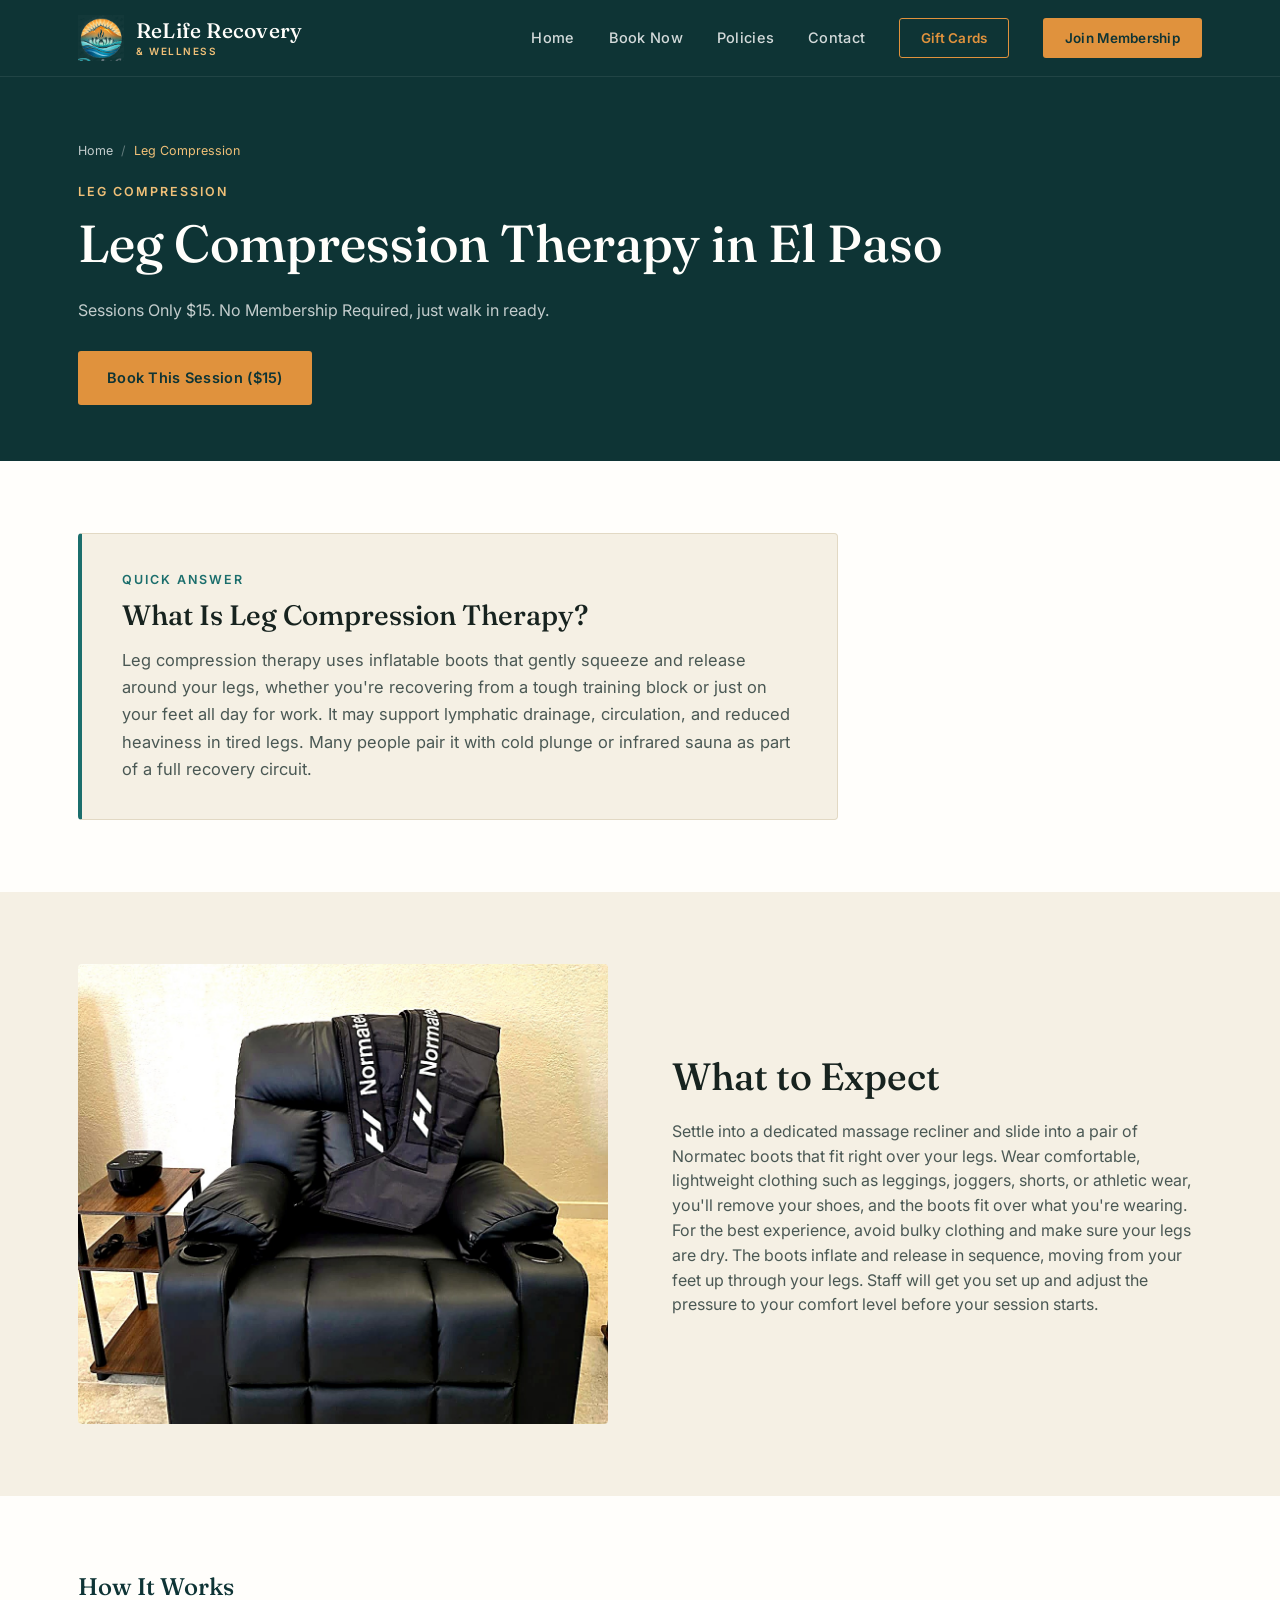
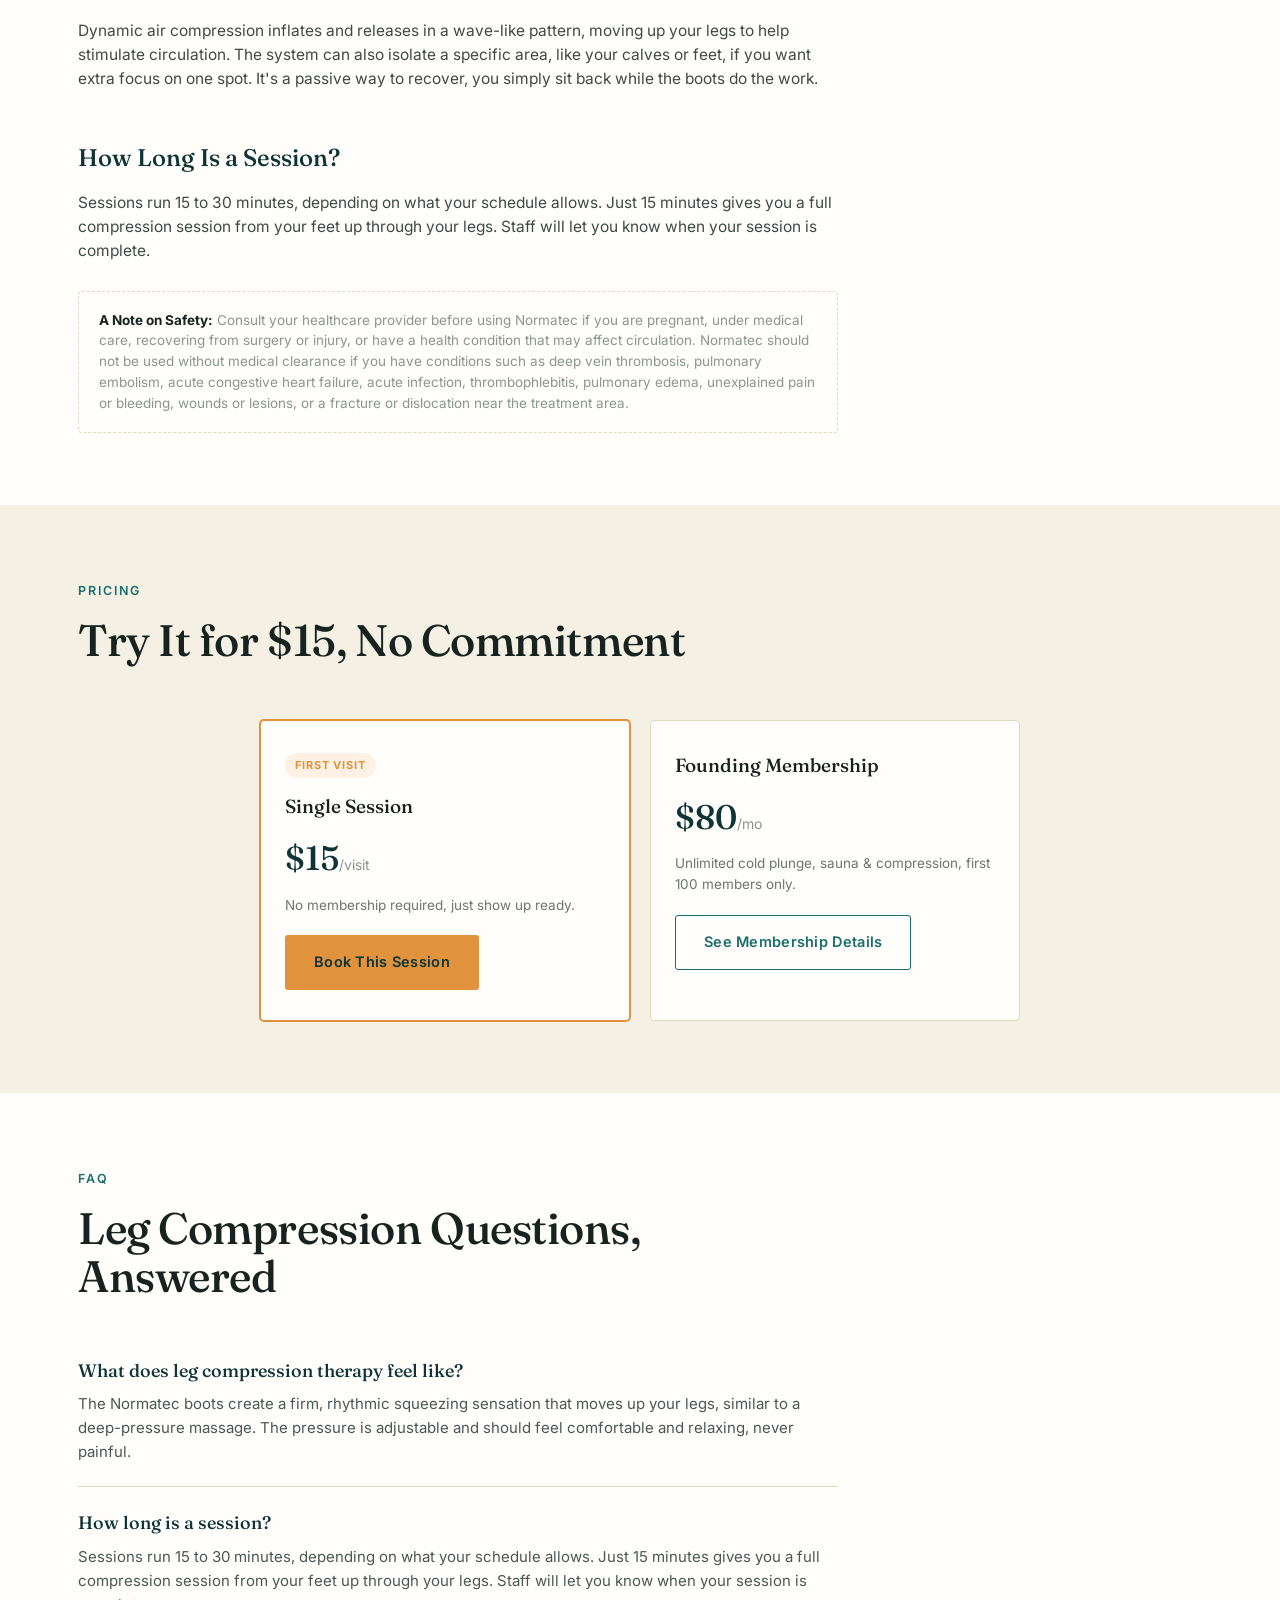
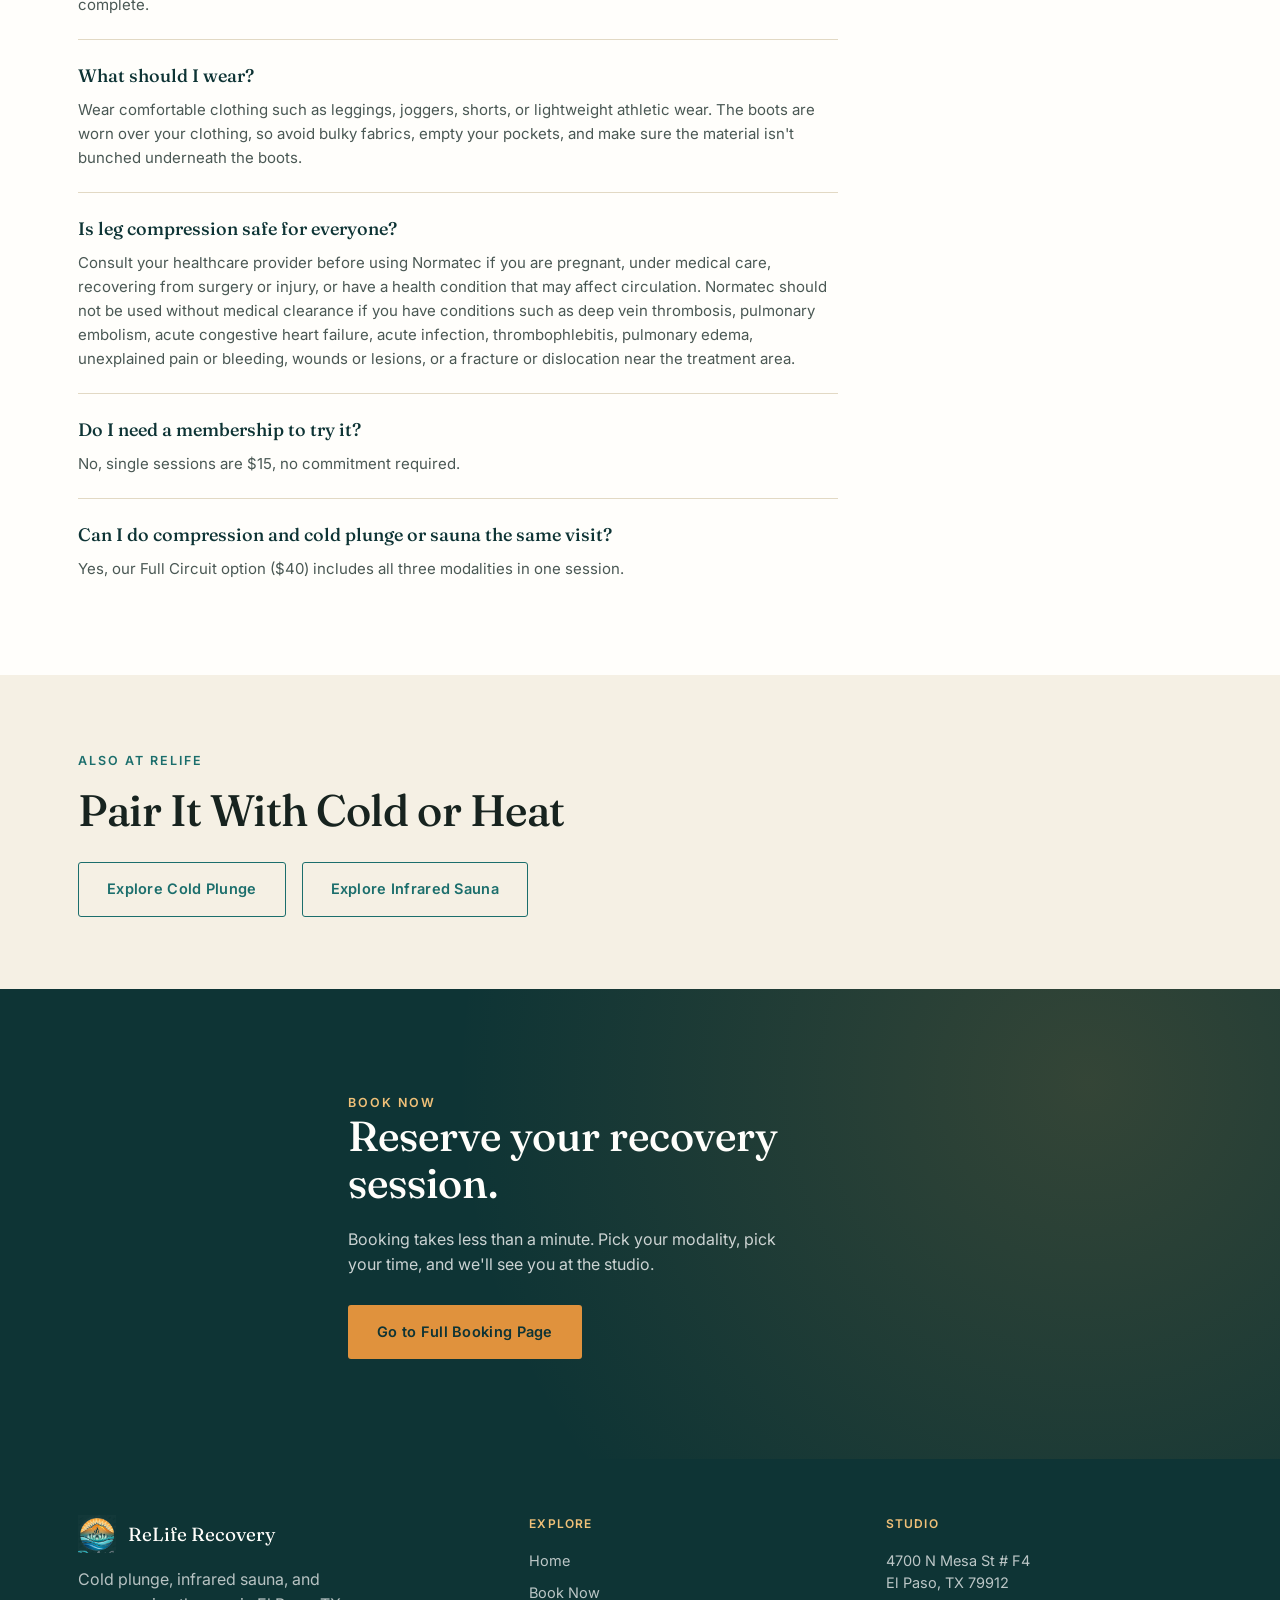
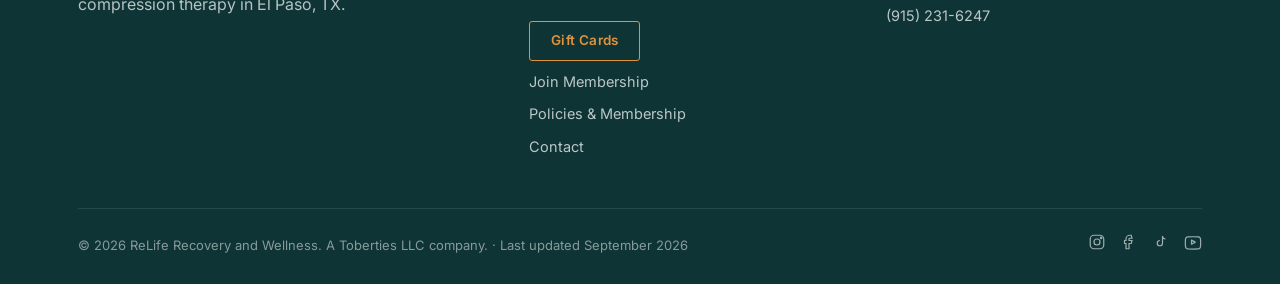
<file: leg-compression-el-paso.html>
<!DOCTYPE html>
<html lang="en">
<head>
<!-- Google tag (gtag.js) -->
<script async src="https://www.googletagmanager.com/gtag/js?id=G-4BV8FBBB9T"></script>
<script>
  window.dataLayer = window.dataLayer || [];
  function gtag(){dataLayer.push(arguments);}
  gtag('js', new Date());
  gtag('config', 'G-4BV8FBBB9T');
</script>
<meta charset="UTF-8">
<meta name="viewport" content="width=device-width, initial-scale=1.0">
<title>Leg Compression Therapy in El Paso, TX | ReLife Recovery</title>
<meta name="description" content="Leg compression therapy in El Paso from $15/visit. Dynamic compression to ease tired, heavy legs. No membership required.">
    <meta property="og:type" content="website">
    <meta property="og:url" content="https://reliferecovery.com/leg-compression-el-paso.html">
    <meta property="og:title" content="Leg Compression Therapy in El Paso, TX | ReLife Recovery">
    <meta property="og:description" content="Leg compression therapy in El Paso from $15/visit. Dynamic compression to ease tired, heavy legs. No membership required.">
    <meta property="og:image" content="https://reliferecovery.com/images/og-banner.png">
    <meta property="og:image:width" content="1200">
    <meta property="og:image:height" content="630">
    <meta name="twitter:card" content="summary_large_image">
<link rel="canonical" href="https://reliferecovery.com/leg-compression-el-paso.html">
<link rel="stylesheet" href="styles.css">
<script type="application/ld+json">
{
  "@context": "https://schema.org",
  "@type": "Service",
  "serviceType": "Leg Compression Therapy",
  "name": "Leg Compression Therapy",
  "description": "Dynamic air compression therapy for the legs using Normatec boots in dedicated recliners, available as a single drop-in visit or as part of a recovery membership.",
  "url": "https://reliferecovery.com/leg-compression-el-paso.html",
  "provider": { "@id": "https://reliferecovery.com/#business" },
  "areaServed": {
    "@type": "City",
    "name": "El Paso"
  },
  "offers": [
    {
      "@type": "Offer",
      "name": "Single Session",
      "price": "15",
      "priceCurrency": "USD",
      "url": "https://reliferecovery.com/leg-compression-el-paso.html"
    },
    {
      "@type": "Offer",
      "name": "Founding Membership",
      "price": "80",
      "priceCurrency": "USD",
      "url": "https://reliferecovery.com/membership.html"
    }
  ]
}
</script>
<script type="application/ld+json">
{
  "@context": "https://schema.org",
  "@type": "BreadcrumbList",
  "itemListElement": [
    { "@type": "ListItem", "position": 1, "name": "Home", "item": "https://reliferecovery.com/index.html" },
    { "@type": "ListItem", "position": 2, "name": "Leg Compression", "item": "https://reliferecovery.com/leg-compression-el-paso.html" }
  ]
}
</script>
<script type="application/ld+json">
{
  "@context": "https://schema.org",
  "@type": "FAQPage",
  "mainEntity": [
    {
      "@type": "Question",
      "name": "What does leg compression therapy feel like?",
      "acceptedAnswer": { "@type": "Answer", "text": "The Normatec boots create a firm, rhythmic squeezing sensation that moves up your legs, similar to a deep-pressure massage. The pressure is adjustable and should feel comfortable and relaxing, never painful." }
    },
    {
      "@type": "Question",
      "name": "How long is a session?",
      "acceptedAnswer": { "@type": "Answer", "text": "Sessions run 15 to 30 minutes, depending on what your schedule allows. Just 15 minutes gives you a full compression session from your feet up through your legs." }
    },
    {
      "@type": "Question",
      "name": "What should I wear?",
      "acceptedAnswer": { "@type": "Answer", "text": "Wear comfortable clothing such as leggings, joggers, shorts, or lightweight athletic wear. The boots are worn over your clothing, so avoid bulky fabrics, empty your pockets, and make sure the material isn't bunched underneath the boots." }
    },
    {
      "@type": "Question",
      "name": "Is leg compression safe for everyone?",
      "acceptedAnswer": { "@type": "Answer", "text": "Consult your healthcare provider before using Normatec if you are pregnant, under medical care, recovering from surgery or injury, or have a health condition that may affect circulation. Normatec should not be used without medical clearance if you have conditions such as deep vein thrombosis, pulmonary embolism, acute congestive heart failure, acute infection, thrombophlebitis, pulmonary edema, unexplained pain or bleeding, wounds or lesions, or a fracture or dislocation near the treatment area." }
    },
    {
      "@type": "Question",
      "name": "Do I need a membership to try it?",
      "acceptedAnswer": { "@type": "Answer", "text": "No, single sessions are $15, no commitment required." }
    },
    {
      "@type": "Question",
      "name": "Can I do compression and cold plunge or sauna the same visit?",
      "acceptedAnswer": { "@type": "Answer", "text": "Yes, our Full Circuit option ($40) includes all three modalities in one session." }
    }
  ]
}
</script>
<link rel="icon" href="/icons/favicon.ico" sizes="any">
<link rel="icon" type="image/png" href="/icons/favicon-32.png" sizes="32x32">
<link rel="icon" type="image/png" href="/icons/favicon-192.png" sizes="192x192">
<link rel="icon" type="image/png" href="/icons/favicon-480.png" sizes="480x480">
<link rel="apple-touch-icon" href="/icons/apple-touch-icon.png">
<script type="application/ld+json">
{
  "@context": "https://schema.org",
  "@type": "HealthClub",
  "@id": "https://reliferecovery.com/#business",
  "name": "ReLife Recovery and Wellness",
  "alternateName": "ReLife Recovery",
  "image": "https://reliferecovery.com/images/storefront-edited.jpg",
  "url": "https://reliferecovery.com/",
  "telephone": "+19152316247",
  "priceRange": "$15-$175",
  "address": {
    "@type": "PostalAddress",
    "streetAddress": "4700 N Mesa St # F4",
    "addressLocality": "El Paso",
    "addressRegion": "TX",
    "postalCode": "79912",
    "addressCountry": "US"
  },
  "openingHoursSpecification": [
    {
      "@type": "OpeningHoursSpecification",
      "dayOfWeek": ["Monday", "Tuesday", "Wednesday", "Thursday", "Friday"],
      "opens": "10:00",
      "closes": "19:00"
    },
    {
      "@type": "OpeningHoursSpecification",
      "dayOfWeek": ["Saturday", "Sunday"],
      "opens": "11:00",
      "closes": "16:00"
    }
  ],
  "sameAs": [
    "https://www.instagram.com/reliferecovery_",
    "https://www.facebook.com/reliferecoveryofficial",
    "https://www.tiktok.com/@reliferecovery",
    "https://www.youtube.com/@reliferecovery"
  ]
}
</script>
<script type="application/ld+json">
{
  "@context": "https://schema.org",
  "@type": "WebPage",
  "url": "https://reliferecovery.com/leg-compression-el-paso.html",
  "name": "Leg Compression Therapy in El Paso, TX | ReLife Recovery",
  "dateModified": "2026-09-10"
}
</script>
</head>
<body>

<nav class="site-nav">
  <div class="wrap">
    <a href="/" class="brand">
      <img src="images/logo-emblem.png" alt="ReLife Recovery and Wellness logo" class="brand-logo">
      <span class="brand-text">ReLife Recovery<span>&amp; Wellness</span></span>
    </a>
    <div class="nav-links" id="navLinks">
      <a href="/">Home</a>
      <a href="book-now.html">Book Now</a>
      <a href="policies.html">Policies</a>
      <a href="contact.html">Contact</a>
      <a href="https://www.vagaro.com/reliferecoveryandwellness/gift-certificates" class="nav-cta-outline" target="_blank" rel="noopener">Gift Cards</a>
      <a href="membership.html" class="nav-cta">Join Membership</a>
    </div>
    <button class="nav-toggle" id="navToggle" aria-label="Toggle menu">
      <span></span><span></span><span></span>
    </button>
  </div>
</nav>

<header class="page-header">
  <div class="wrap">
    <nav class="breadcrumb" aria-label="Breadcrumb">
      <a href="/">Home</a>
      <span class="sep">/</span>
      <span class="current">Leg Compression</span>
    </nav>
    <span class="eyebrow">Leg Compression</span>
    <h1>Leg Compression Therapy in El Paso</h1>
    <p>Sessions Only $15. No Membership Required, just walk in ready.</p>
    <div class="hero-actions" style="margin-top:28px;">
      <a href="https://www.vagaro.com/cl/Uo9ff8BvpDA-lHEnplcT3WNaRBwxsDp3t-Wm18WZH6U=" class="btn btn-primary" target="_blank" rel="noopener">Book This Session ($15)</a>
    </div>
  </div>
</header>

<section class="tight" style="background:var(--white);">
  <div class="wrap">
    <div class="quick-answer">
      <span class="eyebrow">Quick Answer</span>
      <h2>What Is Leg Compression Therapy?</h2>
      <p>Leg compression therapy uses inflatable boots that gently squeeze and release around your legs, whether you're recovering from a tough training block or just on your feet all day for work. It may support lymphatic drainage, circulation, and reduced heaviness in tired legs. Many people pair it with cold plunge or infrared sauna as part of a full recovery circuit.</p>
    </div>
  </div>
</section>

<section class="tight">
  <div class="wrap split">
    <img src="images/compression-chair-edited.jpg" alt="Leg compression therapy recliner at ReLife Recovery in El Paso">
    <div class="split-copy">
      <h2>What to Expect</h2>
      <p>Settle into a dedicated massage recliner and slide into a pair of Normatec boots that fit right over your legs. Wear comfortable, lightweight clothing such as leggings, joggers, shorts, or athletic wear, you'll remove your shoes, and the boots fit over what you're wearing. For the best experience, avoid bulky clothing and make sure your legs are dry. The boots inflate and release in sequence, moving from your feet up through your legs. Staff will get you set up and adjust the pressure to your comfort level before your session starts.</p>
    </div>
  </div>
</section>

<section class="tight" style="background:var(--white);">
  <div class="wrap">
    <div class="policy-block">
      <h3>How It Works</h3>
      <p>Dynamic air compression inflates and releases in a wave-like pattern, moving up your legs to help stimulate circulation. The system can also isolate a specific area, like your calves or feet, if you want extra focus on one spot. It's a passive way to recover, you simply sit back while the boots do the work.</p>
    </div>
    <div class="policy-block" style="margin-bottom:28px;">
      <h3>How Long Is a Session?</h3>
      <p>Sessions run 15 to 30 minutes, depending on what your schedule allows. Just 15 minutes gives you a full compression session from your feet up through your legs. Staff will let you know when your session is complete.</p>
    </div>
    <div class="policy-note" style="max-width:760px;">
      <strong style="color:var(--ink);">A Note on Safety:</strong> Consult your healthcare provider before using Normatec if you are pregnant, under medical care, recovering from surgery or injury, or have a health condition that may affect circulation. Normatec should not be used without medical clearance if you have conditions such as deep vein thrombosis, pulmonary embolism, acute congestive heart failure, acute infection, thrombophlebitis, pulmonary edema, unexplained pain or bleeding, wounds or lesions, or a fracture or dislocation near the treatment area.
    </div>
  </div>
</section>

<section class="tight" style="background:var(--sand);" id="pricing">
  <div class="wrap">
    <div class="section-head">
      <span class="eyebrow">Pricing</span>
      <h2>Try It for $15, No Commitment</h2>
    </div>
    <div class="dropin-row" style="max-width:760px;">
      <div class="price-grid two-col">
        <div class="price-card featured">
          <span class="badge">First Visit</span>
          <h4>Single Session</h4>
          <div class="price-amount">$15<span>/visit</span></div>
          <p class="desc">No membership required, just show up ready.</p>
          <div style="margin-top:20px;">
            <a href="https://www.vagaro.com/cl/Uo9ff8BvpDA-lHEnplcT3WNaRBwxsDp3t-Wm18WZH6U=" class="btn btn-primary" target="_blank" rel="noopener">Book This Session</a>
          </div>
        </div>
        <div class="price-card">
          <h4>Founding Membership</h4>
          <div class="price-amount">$80<span>/mo</span></div>
          <p class="desc">Unlimited cold plunge, sauna &amp; compression, first 100 members only.</p>
          <div style="margin-top:20px;">
            <a href="membership.html" class="btn btn-outline-teal">See Membership Details</a>
          </div>
        </div>
      </div>
    </div>
  </div>
</section>

<section class="tight" style="background:var(--white);" id="faq">
  <div class="wrap">
    <div class="section-head">
      <span class="eyebrow">FAQ</span>
      <h2>Leg Compression Questions, Answered</h2>
    </div>
    <div class="faq-list">
      <div class="faq-item">
        <h4>What does leg compression therapy feel like?</h4>
        <p>The Normatec boots create a firm, rhythmic squeezing sensation that moves up your legs, similar to a deep-pressure massage. The pressure is adjustable and should feel comfortable and relaxing, never painful.</p>
      </div>
      <div class="faq-item">
        <h4>How long is a session?</h4>
        <p>Sessions run 15 to 30 minutes, depending on what your schedule allows. Just 15 minutes gives you a full compression session from your feet up through your legs. Staff will let you know when your session is complete.</p>
      </div>
      <div class="faq-item">
        <h4>What should I wear?</h4>
        <p>Wear comfortable clothing such as leggings, joggers, shorts, or lightweight athletic wear. The boots are worn over your clothing, so avoid bulky fabrics, empty your pockets, and make sure the material isn't bunched underneath the boots.</p>
      </div>
      <div class="faq-item">
        <h4>Is leg compression safe for everyone?</h4>
        <p>Consult your healthcare provider before using Normatec if you are pregnant, under medical care, recovering from surgery or injury, or have a health condition that may affect circulation. Normatec should not be used without medical clearance if you have conditions such as deep vein thrombosis, pulmonary embolism, acute congestive heart failure, acute infection, thrombophlebitis, pulmonary edema, unexplained pain or bleeding, wounds or lesions, or a fracture or dislocation near the treatment area.</p>
      </div>
      <div class="faq-item">
        <h4>Do I need a membership to try it?</h4>
        <p>No, single sessions are $15, no commitment required.</p>
      </div>
      <div class="faq-item">
        <h4>Can I do compression and cold plunge or sauna the same visit?</h4>
        <p>Yes, our Full Circuit option ($40) includes all three modalities in one session.</p>
      </div>
    </div>
  </div>
</section>

<section class="tight" style="background:var(--sand);">
  <div class="wrap">
    <div class="section-head" style="margin-bottom:28px;">
      <span class="eyebrow">Also at ReLife</span>
      <h2>Pair It With Cold or Heat</h2>
    </div>
    <div style="display:flex; gap:16px; flex-wrap:wrap;">
      <a href="cold-plunge-el-paso.html" class="btn btn-outline-teal">Explore Cold Plunge</a>
      <a href="infrared-sauna-el-paso.html" class="btn btn-outline-teal">Explore Infrared Sauna</a>
    </div>
  </div>
</section>

<section class="book-band" id="book">
  <div class="wrap book-inner">
    <div>
      <span class="eyebrow">Book Now</span>
      <h2>Reserve your recovery session.</h2>
      <p>Booking takes less than a minute. Pick your modality, pick your time, and we'll see you at the studio.</p>
      <a href="book-now.html" class="btn btn-primary">Go to Full Booking Page</a>
    </div>
  </div>
</section>

<footer>
  <div class="wrap">
    <div class="footer-top">
      <div>
        <div class="footer-brand">
          <img src="images/logo-emblem.png" alt="ReLife Recovery and Wellness logo" class="footer-logo">
          <span>ReLife Recovery</span>
        </div>
        <p style="max-width:280px;">Cold plunge, infrared sauna, and compression therapy in El Paso, TX.</p>
      </div>
      <div class="footer-col">
        <h5>Explore</h5>
        <a href="/">Home</a>
        <a href="book-now.html">Book Now</a>
        <a href="https://www.vagaro.com/reliferecoveryandwellness/gift-certificates" class="nav-cta-outline" target="_blank" rel="noopener">Gift Cards</a>
        <a href="membership.html">Join Membership</a>
        <a href="policies.html">Policies &amp; Membership</a>
        <a href="contact.html">Contact</a>
      </div>
      <div class="footer-col">
        <h5>Studio</h5>
        <p>4700 N Mesa St # F4<br>El Paso, TX 79912</p>
        <a href="tel:9152316247">(915) 231-6247</a>
      </div>
    </div>
    <div class="footer-bottom">
      <span>&copy; 2026 ReLife Recovery and Wellness. A Toberties LLC company. &middot; Last updated September 2026</span>
      <div class="social-row">
        <a href="https://www.instagram.com/reliferecovery_" aria-label="Instagram" target="_blank" rel="noopener"><svg viewBox="0 0 24 24" fill="none" stroke-width="1.6"><rect x="3" y="3" width="18" height="18" rx="5"/><circle cx="12" cy="12" r="4"/><circle cx="17.5" cy="6.5" r="1"/></svg></a>
        <a href="https://www.facebook.com/reliferecoveryofficial" aria-label="Facebook" target="_blank" rel="noopener"><svg viewBox="0 0 24 24" fill="none" stroke-width="1.6"><path d="M15 3h-2a5 5 0 0 0-5 5v2H6v4h2v7h4v-7h3l1-4h-4V8a1 1 0 0 1 1-1h3z"/></svg></a>
        <a href="https://www.tiktok.com/@reliferecovery" aria-label="TikTok" target="_blank" rel="noopener"><svg viewBox="0 0 24 24" fill="none" stroke-width="1.6"><path d="M14 4v9.5a3.5 3.5 0 1 1-3.5-3.5M14 4a4 4 0 0 0 4 4"/></svg></a>
        <a href="https://www.youtube.com/@reliferecovery" aria-label="YouTube" target="_blank" rel="noopener"><svg viewBox="0 0 24 24" fill="none" stroke-width="1.6" stroke-linecap="round" stroke-linejoin="round"><path d="M22 8.5s-.2-1.6-.8-2.3c-.8-.9-1.7-.9-2.1-1C16.6 5 12 5 12 5h0s-4.6 0-7.1.2c-.4 0-1.3.1-2.1 1C2.2 6.9 2 8.5 2 8.5S1.8 10.4 1.8 12.3v1.8c0 1.9.2 3.8.2 3.8s.2 1.6.8 2.3c.8.9 1.9.9 2.3 1C6.6 21.4 12 21.4 12 21.4s4.6 0 7.1-.2c.4 0 1.3-.1 2.1-1 .6-.7.8-2.3.8-2.3s.2-1.9.2-3.8v-1.8c0-1.9-.2-3.8-.2-3.8z"/><path d="M10 9.5l5 2.7-5 2.7z"/></svg></a>
      </div>
    </div>
  </div>
</footer>

<script>
  var navToggle = document.getElementById('navToggle');
  var navLinks = document.getElementById('navLinks');
  if (navToggle && navLinks) {
    navToggle.addEventListener('click', function () {
      navToggle.classList.toggle('active');
      navLinks.classList.toggle('open');
    });
    navLinks.querySelectorAll('a').forEach(function (link) {
      link.addEventListener('click', function () {
        navToggle.classList.remove('active');
        navLinks.classList.remove('open');
      });
    });
  }
</script>

</body>
</html>
</file>
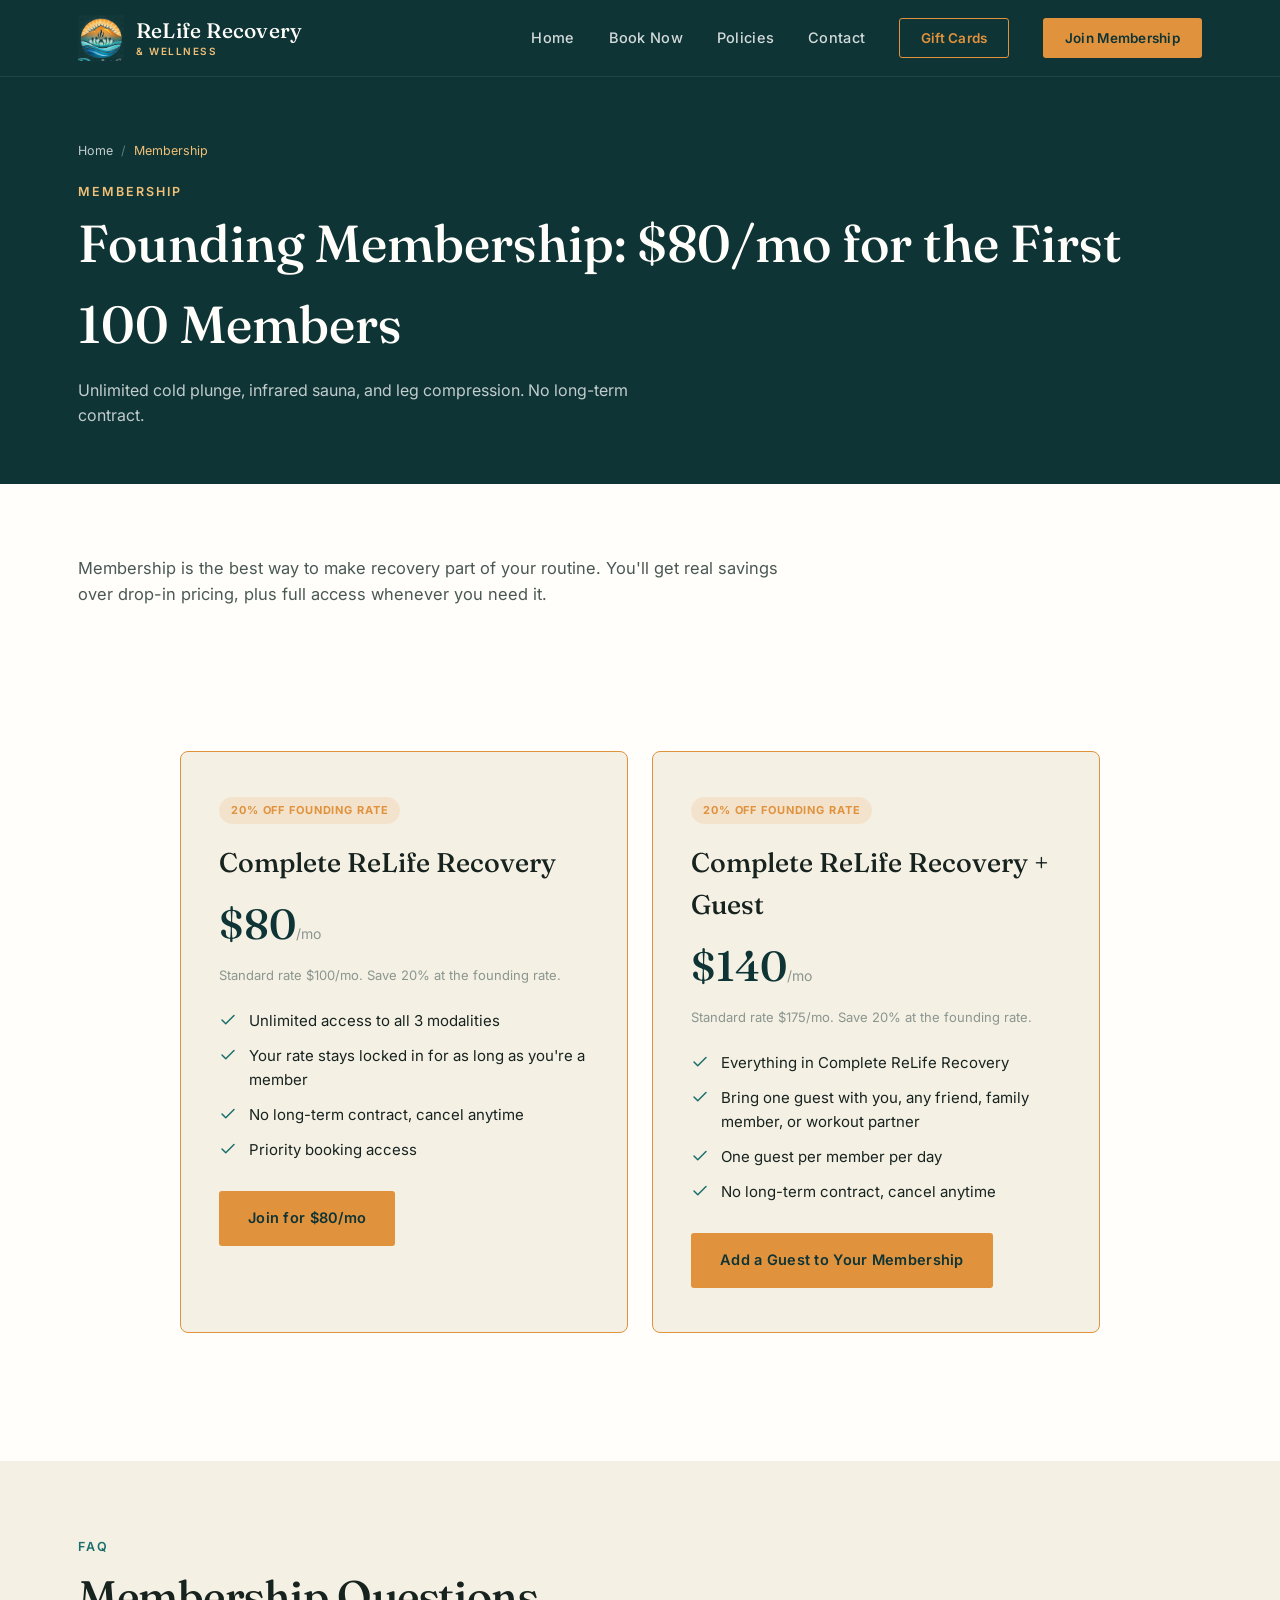
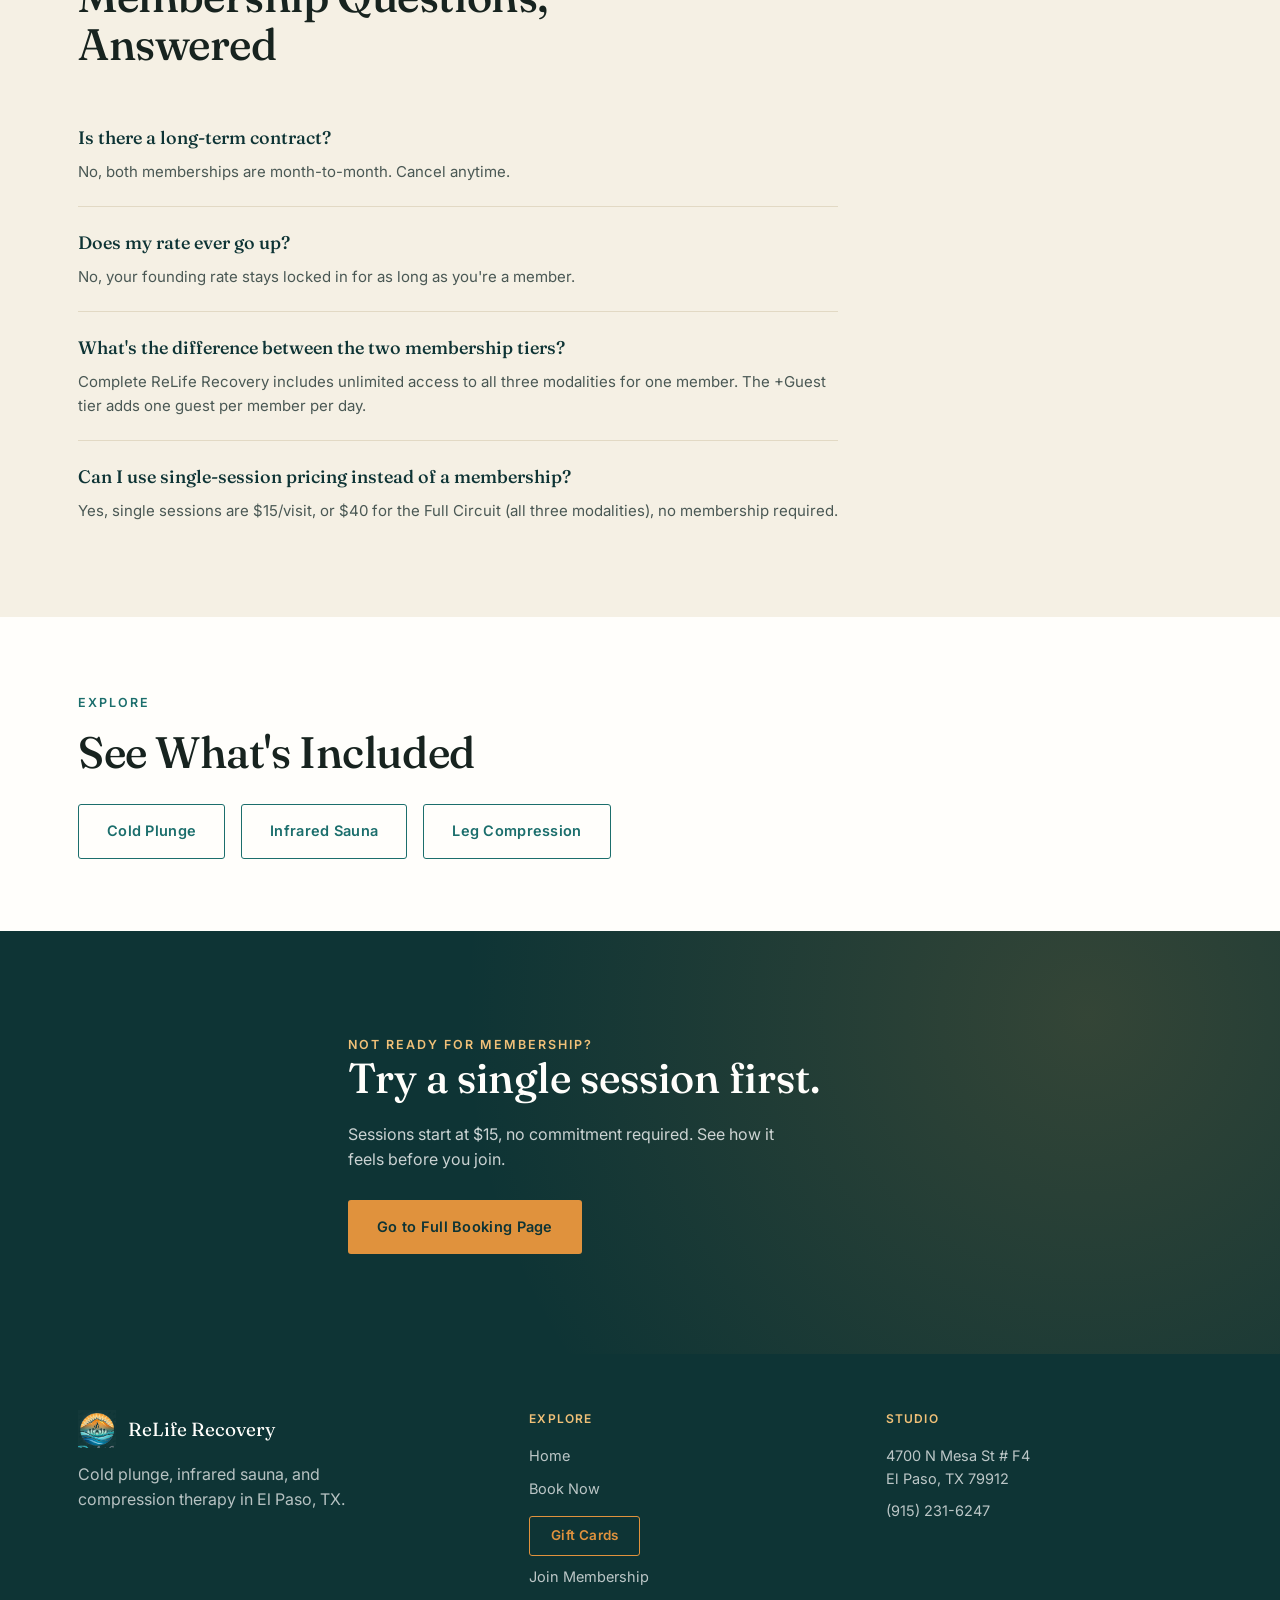
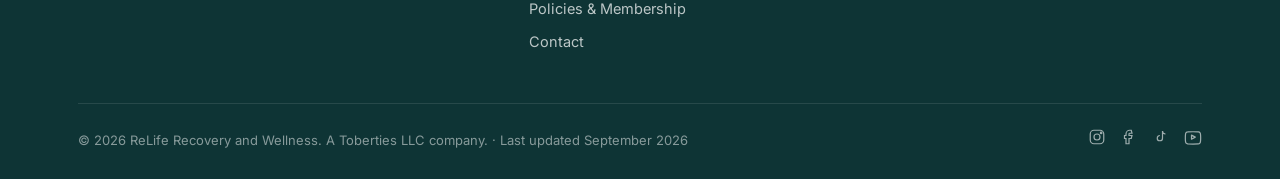
<file: membership.html>
<!DOCTYPE html>
<html lang="en">
<head>
<!-- Google tag (gtag.js) -->
<script async src="https://www.googletagmanager.com/gtag/js?id=G-4BV8FBBB9T"></script>
<script>
  window.dataLayer = window.dataLayer || [];
  function gtag(){dataLayer.push(arguments);}
  gtag('js', new Date());
  gtag('config', 'G-4BV8FBBB9T');
</script>
<meta charset="UTF-8">
<meta name="viewport" content="width=device-width, initial-scale=1.0">
<title>Membership Pricing in El Paso, TX | ReLife Recovery</title>
<meta name="description" content="Founding membership pricing at ReLife Recovery in El Paso. Unlimited cold plunge, sauna, and compression from $80/mo. No long-term contract.">
    <meta property="og:type" content="website">
    <meta property="og:url" content="https://reliferecovery.com/membership.html">
    <meta property="og:title" content="Membership Pricing in El Paso, TX | ReLife Recovery">
    <meta property="og:description" content="Founding membership pricing at ReLife Recovery in El Paso. Unlimited cold plunge, sauna, and compression from $80/mo. No long-term contract.">
    <meta property="og:image" content="https://reliferecovery.com/images/og-banner.png">
    <meta property="og:image:width" content="1200">
    <meta property="og:image:height" content="630">
    <meta name="twitter:card" content="summary_large_image">
<link rel="canonical" href="https://reliferecovery.com/membership.html">
<link rel="stylesheet" href="styles.css">
<script type="application/ld+json">
{
  "@context": "https://schema.org",
  "@type": "Service",
  "serviceType": "Membership",
  "name": "ReLife Recovery Membership",
  "description": "Unlimited monthly membership access to cold plunge, infrared sauna, and leg compression therapy.",
  "url": "https://reliferecovery.com/membership.html",
  "provider": { "@id": "https://reliferecovery.com/#business" },
  "offers": [
    {
      "@type": "Offer",
      "name": "Complete ReLife Recovery",
      "price": "80",
      "priceCurrency": "USD",
      "url": "https://reliferecovery.com/membership.html"
    },
    {
      "@type": "Offer",
      "name": "Complete ReLife Recovery + Guest",
      "price": "140",
      "priceCurrency": "USD",
      "url": "https://reliferecovery.com/membership.html"
    }
  ]
}
</script>
<script type="application/ld+json">
{
  "@context": "https://schema.org",
  "@type": "BreadcrumbList",
  "itemListElement": [
    { "@type": "ListItem", "position": 1, "name": "Home", "item": "https://reliferecovery.com/index.html" },
    { "@type": "ListItem", "position": 2, "name": "Membership", "item": "https://reliferecovery.com/membership.html" }
  ]
}
</script>
<script type="application/ld+json">
{
  "@context": "https://schema.org",
  "@type": "FAQPage",
  "mainEntity": [
    {
      "@type": "Question",
      "name": "Is there a long-term contract?",
      "acceptedAnswer": { "@type": "Answer", "text": "No, both memberships are month-to-month. Cancel anytime." }
    },
    {
      "@type": "Question",
      "name": "Does my rate ever go up?",
      "acceptedAnswer": { "@type": "Answer", "text": "No, your founding rate stays locked in for as long as you're a member." }
    },
    {
      "@type": "Question",
      "name": "What's the difference between the two membership tiers?",
      "acceptedAnswer": { "@type": "Answer", "text": "Complete ReLife Recovery includes unlimited access to all three modalities for one member. The +Guest tier adds one guest per member per day." }
    },
    {
      "@type": "Question",
      "name": "Can I use single-session pricing instead of a membership?",
      "acceptedAnswer": { "@type": "Answer", "text": "Yes, single sessions are $15/visit, or $40 for the Full Circuit (all three modalities), no membership required." }
    }
  ]
}
</script>
<link rel="icon" href="/icons/favicon.ico" sizes="any">
<link rel="icon" type="image/png" href="/icons/favicon-32.png" sizes="32x32">
<link rel="icon" type="image/png" href="/icons/favicon-192.png" sizes="192x192">
<link rel="icon" type="image/png" href="/icons/favicon-480.png" sizes="480x480">
<link rel="apple-touch-icon" href="/icons/apple-touch-icon.png">
<script type="application/ld+json">
{
  "@context": "https://schema.org",
  "@type": "HealthClub",
  "@id": "https://reliferecovery.com/#business",
  "name": "ReLife Recovery and Wellness",
  "alternateName": "ReLife Recovery",
  "image": "https://reliferecovery.com/images/storefront-edited.jpg",
  "url": "https://reliferecovery.com/",
  "telephone": "+19152316247",
  "priceRange": "$15-$175",
  "address": {
    "@type": "PostalAddress",
    "streetAddress": "4700 N Mesa St # F4",
    "addressLocality": "El Paso",
    "addressRegion": "TX",
    "postalCode": "79912",
    "addressCountry": "US"
  },
  "openingHoursSpecification": [
    {
      "@type": "OpeningHoursSpecification",
      "dayOfWeek": ["Monday", "Tuesday", "Wednesday", "Thursday", "Friday"],
      "opens": "10:00",
      "closes": "19:00"
    },
    {
      "@type": "OpeningHoursSpecification",
      "dayOfWeek": ["Saturday", "Sunday"],
      "opens": "11:00",
      "closes": "16:00"
    }
  ],
  "sameAs": [
    "https://www.instagram.com/reliferecovery_",
    "https://www.facebook.com/reliferecoveryofficial",
    "https://www.tiktok.com/@reliferecovery",
    "https://www.youtube.com/@reliferecovery"
  ]
}
</script>
<script type="application/ld+json">
{
  "@context": "https://schema.org",
  "@type": "WebPage",
  "url": "https://reliferecovery.com/membership.html",
  "name": "Membership Pricing in El Paso, TX | ReLife Recovery",
  "dateModified": "2026-09-10"
}
</script>
</head>
<body>

<nav class="site-nav">
  <div class="wrap">
    <a href="/" class="brand">
      <img src="images/logo-emblem.png" alt="ReLife Recovery and Wellness logo" class="brand-logo">
      <span class="brand-text">ReLife Recovery<span>&amp; Wellness</span></span>
    </a>
    <div class="nav-links" id="navLinks">
      <a href="/">Home</a>
      <a href="book-now.html">Book Now</a>
      <a href="policies.html">Policies</a>
      <a href="contact.html">Contact</a>
      <a href="https://www.vagaro.com/reliferecoveryandwellness/gift-certificates" class="nav-cta-outline" target="_blank" rel="noopener">Gift Cards</a>
      <a href="membership.html" class="nav-cta">Join Membership</a>
    </div>
    <button class="nav-toggle" id="navToggle" aria-label="Toggle menu">
      <span></span><span></span><span></span>
    </button>
  </div>
</nav>

<header class="page-header">
  <div class="wrap">
    <nav class="breadcrumb" aria-label="Breadcrumb">
      <a href="/">Home</a>
      <span class="sep">/</span>
      <span class="current">Membership</span>
    </nav>
    <span class="eyebrow">Membership</span>
    <h1>Founding Membership: $80/mo for the First 100 Members</h1>
    <p>Unlimited cold plunge, infrared sauna, and leg compression. No long-term contract.</p>
  </div>
</header>

<section class="tight" style="background:var(--white);">
  <div class="wrap">
    <p style="max-width:720px; font-size:16.5px; color:#4A5854;">Membership is the best way to make recovery part of your routine. You'll get real savings over drop-in pricing, plus full access whenever you need it.</p>
  </div>
</section>

<section class="tight" style="background:var(--white);">
  <div class="wrap">
    <div class="membership-grid">
      <div class="membership-feature">
        <span class="badge">20% Off Founding Rate</span>
        <h3>Complete ReLife Recovery</h3>
        <div class="price-amount">$80<span>/mo</span></div>
        <p class="guest-note">Standard rate $100/mo. Save 20% at the founding rate.</p>
        <ul class="checklist">
          <li>
            <svg viewBox="0 0 24 24" fill="none" xmlns="http://www.w3.org/2000/svg" stroke-width="2" stroke-linecap="round" stroke-linejoin="round"><path d="M20 6L9 17l-5-5"/></svg>
            Unlimited access to all 3 modalities
          </li>
          <li>
            <svg viewBox="0 0 24 24" fill="none" xmlns="http://www.w3.org/2000/svg" stroke-width="2" stroke-linecap="round" stroke-linejoin="round"><path d="M20 6L9 17l-5-5"/></svg>
            Your rate stays locked in for as long as you're a member
          </li>
          <li>
            <svg viewBox="0 0 24 24" fill="none" xmlns="http://www.w3.org/2000/svg" stroke-width="2" stroke-linecap="round" stroke-linejoin="round"><path d="M20 6L9 17l-5-5"/></svg>
            No long-term contract, cancel anytime
          </li>
          <li>
            <svg viewBox="0 0 24 24" fill="none" xmlns="http://www.w3.org/2000/svg" stroke-width="2" stroke-linecap="round" stroke-linejoin="round"><path d="M20 6L9 17l-5-5"/></svg>
            Priority booking access
          </li>
        </ul>
        <a href="https://www.vagaro.com/cl/GVihXzPmPwinZfUnFvW~O~RXWUj8wVYaOcB4rMJSVjM=" class="btn btn-primary" target="_blank" rel="noopener">Join for $80/mo</a>
      </div>

      <div class="membership-feature">
        <span class="badge">20% Off Founding Rate</span>
        <h3>Complete ReLife Recovery + Guest</h3>
        <div class="price-amount">$140<span>/mo</span></div>
        <p class="guest-note">Standard rate $175/mo. Save 20% at the founding rate.</p>
        <ul class="checklist">
          <li>
            <svg viewBox="0 0 24 24" fill="none" xmlns="http://www.w3.org/2000/svg" stroke-width="2" stroke-linecap="round" stroke-linejoin="round"><path d="M20 6L9 17l-5-5"/></svg>
            Everything in Complete ReLife Recovery
          </li>
          <li>
            <svg viewBox="0 0 24 24" fill="none" xmlns="http://www.w3.org/2000/svg" stroke-width="2" stroke-linecap="round" stroke-linejoin="round"><path d="M20 6L9 17l-5-5"/></svg>
            Bring one guest with you, any friend, family member, or workout partner
          </li>
          <li>
            <svg viewBox="0 0 24 24" fill="none" xmlns="http://www.w3.org/2000/svg" stroke-width="2" stroke-linecap="round" stroke-linejoin="round"><path d="M20 6L9 17l-5-5"/></svg>
            One guest per member per day
          </li>
          <li>
            <svg viewBox="0 0 24 24" fill="none" xmlns="http://www.w3.org/2000/svg" stroke-width="2" stroke-linecap="round" stroke-linejoin="round"><path d="M20 6L9 17l-5-5"/></svg>
            No long-term contract, cancel anytime
          </li>
        </ul>
        <a href="https://www.vagaro.com/cl/OJ0poLRLrSPW9iBYjLFI8~BqjcjwyEVgSucq5IoSs3c=" class="btn btn-primary" target="_blank" rel="noopener">Add a Guest to Your Membership</a>
      </div>
    </div>
  </div>
</section>

<section class="tight" style="background:var(--sand);" id="faq">
  <div class="wrap">
    <div class="section-head">
      <span class="eyebrow">FAQ</span>
      <h2>Membership Questions, Answered</h2>
    </div>
    <div class="faq-list">
      <div class="faq-item">
        <h4>Is there a long-term contract?</h4>
        <p>No, both memberships are month-to-month. Cancel anytime.</p>
      </div>
      <div class="faq-item">
        <h4>Does my rate ever go up?</h4>
        <p>No, your founding rate stays locked in for as long as you're a member.</p>
      </div>
      <div class="faq-item">
        <h4>What's the difference between the two membership tiers?</h4>
        <p>Complete ReLife Recovery includes unlimited access to all three modalities for one member. The +Guest tier adds one guest per member per day.</p>
      </div>
      <div class="faq-item">
        <h4>Can I use single-session pricing instead of a membership?</h4>
        <p>Yes, single sessions are $15/visit, or $40 for the Full Circuit (all three modalities), no membership required.</p>
      </div>
    </div>
  </div>
</section>

<section class="tight" style="background:var(--white);">
  <div class="wrap">
    <div class="section-head" style="margin-bottom:28px;">
      <span class="eyebrow">Explore</span>
      <h2>See What's Included</h2>
    </div>
    <div style="display:flex; gap:16px; flex-wrap:wrap;">
      <a href="cold-plunge-el-paso.html" class="btn btn-outline-teal">Cold Plunge</a>
      <a href="infrared-sauna-el-paso.html" class="btn btn-outline-teal">Infrared Sauna</a>
      <a href="leg-compression-el-paso.html" class="btn btn-outline-teal">Leg Compression</a>
    </div>
  </div>
</section>

<section class="book-band" id="book">
  <div class="wrap book-inner">
    <div>
      <span class="eyebrow">Not Ready for Membership?</span>
      <h2>Try a single session first.</h2>
      <p>Sessions start at $15, no commitment required. See how it feels before you join.</p>
      <a href="book-now.html" class="btn btn-primary">Go to Full Booking Page</a>
    </div>
  </div>
</section>

<footer>
  <div class="wrap">
    <div class="footer-top">
      <div>
        <div class="footer-brand">
          <img src="images/logo-emblem.png" alt="ReLife Recovery and Wellness logo" class="footer-logo">
          <span>ReLife Recovery</span>
        </div>
        <p style="max-width:280px;">Cold plunge, infrared sauna, and compression therapy in El Paso, TX.</p>
      </div>
      <div class="footer-col">
        <h5>Explore</h5>
        <a href="/">Home</a>
        <a href="book-now.html">Book Now</a>
        <a href="https://www.vagaro.com/reliferecoveryandwellness/gift-certificates" class="nav-cta-outline" target="_blank" rel="noopener">Gift Cards</a>
        <a href="membership.html">Join Membership</a>
        <a href="policies.html">Policies &amp; Membership</a>
        <a href="contact.html">Contact</a>
      </div>
      <div class="footer-col">
        <h5>Studio</h5>
        <p>4700 N Mesa St # F4<br>El Paso, TX 79912</p>
        <a href="tel:9152316247">(915) 231-6247</a>
      </div>
    </div>
    <div class="footer-bottom">
      <span>&copy; 2026 ReLife Recovery and Wellness. A Toberties LLC company. &middot; Last updated September 2026</span>
      <div class="social-row">
        <a href="https://www.instagram.com/reliferecovery_" aria-label="Instagram" target="_blank" rel="noopener"><svg viewBox="0 0 24 24" fill="none" stroke-width="1.6"><rect x="3" y="3" width="18" height="18" rx="5"/><circle cx="12" cy="12" r="4"/><circle cx="17.5" cy="6.5" r="1"/></svg></a>
        <a href="https://www.facebook.com/reliferecoveryofficial" aria-label="Facebook" target="_blank" rel="noopener"><svg viewBox="0 0 24 24" fill="none" stroke-width="1.6"><path d="M15 3h-2a5 5 0 0 0-5 5v2H6v4h2v7h4v-7h3l1-4h-4V8a1 1 0 0 1 1-1h3z"/></svg></a>
        <a href="https://www.tiktok.com/@reliferecovery" aria-label="TikTok" target="_blank" rel="noopener"><svg viewBox="0 0 24 24" fill="none" stroke-width="1.6"><path d="M14 4v9.5a3.5 3.5 0 1 1-3.5-3.5M14 4a4 4 0 0 0 4 4"/></svg></a>
        <a href="https://www.youtube.com/@reliferecovery" aria-label="YouTube" target="_blank" rel="noopener"><svg viewBox="0 0 24 24" fill="none" stroke-width="1.6" stroke-linecap="round" stroke-linejoin="round"><path d="M22 8.5s-.2-1.6-.8-2.3c-.8-.9-1.7-.9-2.1-1C16.6 5 12 5 12 5h0s-4.6 0-7.1.2c-.4 0-1.3.1-2.1 1C2.2 6.9 2 8.5 2 8.5S1.8 10.4 1.8 12.3v1.8c0 1.9.2 3.8.2 3.8s.2 1.6.8 2.3c.8.9 1.9.9 2.3 1C6.6 21.4 12 21.4 12 21.4s4.6 0 7.1-.2c.4 0 1.3-.1 2.1-1 .6-.7.8-2.3.8-2.3s.2-1.9.2-3.8v-1.8c0-1.9-.2-3.8-.2-3.8z"/><path d="M10 9.5l5 2.7-5 2.7z"/></svg></a>
      </div>
    </div>
  </div>
</footer>

<script>
  var navToggle = document.getElementById('navToggle');
  var navLinks = document.getElementById('navLinks');
  if (navToggle && navLinks) {
    navToggle.addEventListener('click', function () {
      navToggle.classList.toggle('active');
      navLinks.classList.toggle('open');
    });
    navLinks.querySelectorAll('a').forEach(function (link) {
      link.addEventListener('click', function () {
        navToggle.classList.remove('active');
        navLinks.classList.remove('open');
      });
    });
  }
</script>

</body>
</html>
</file>
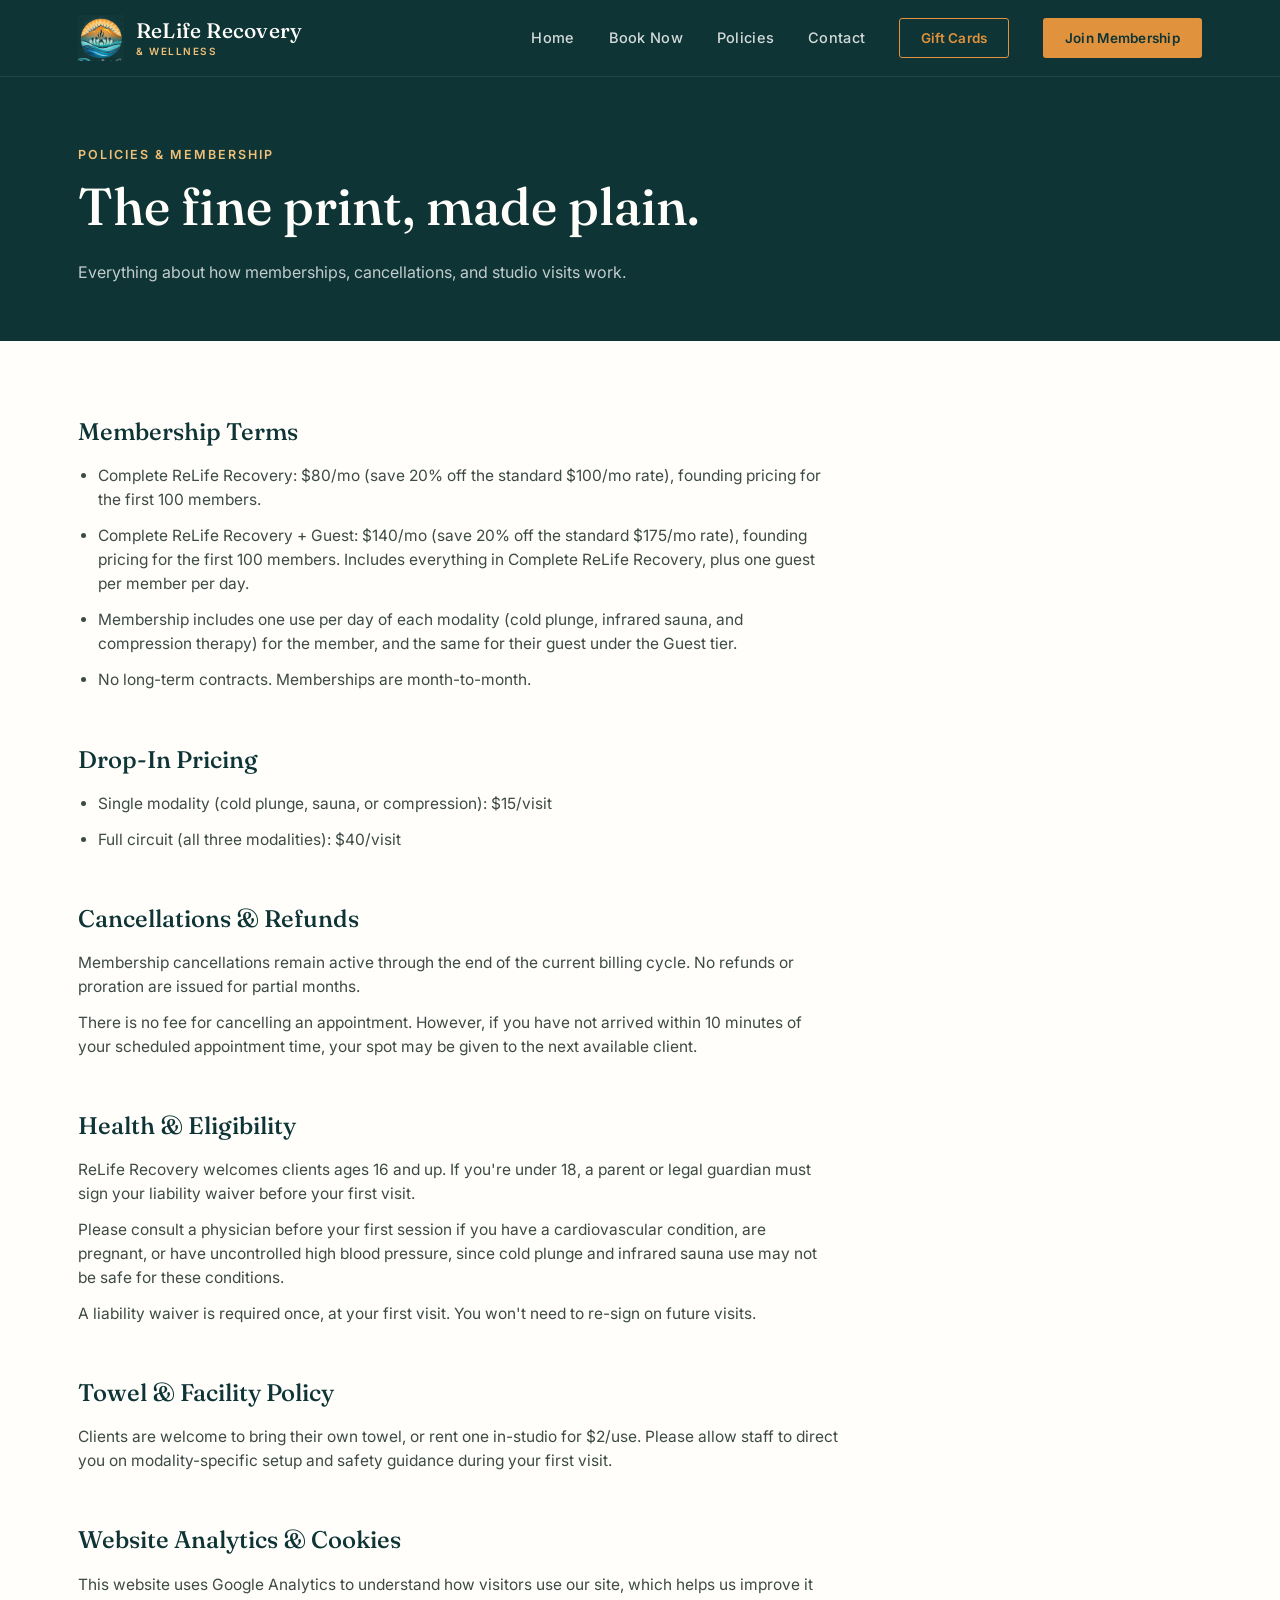
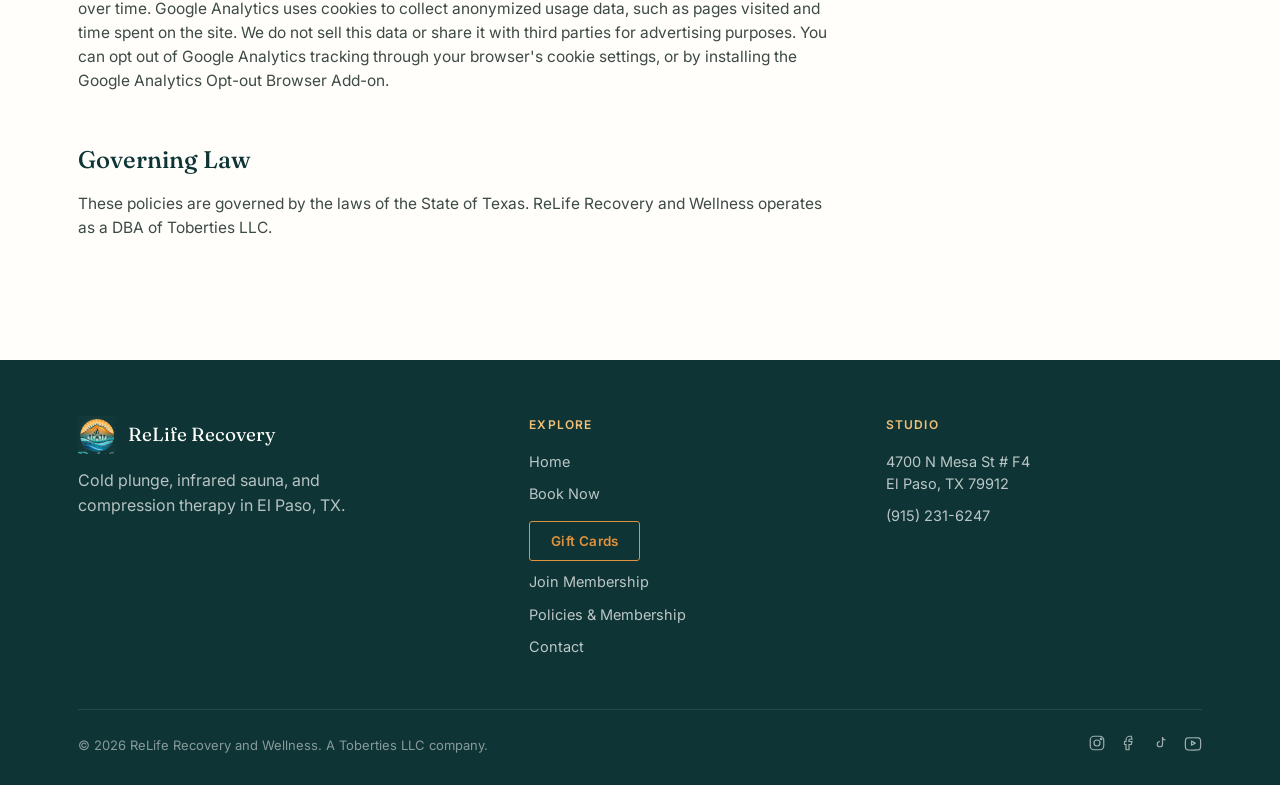
<file: policies.html>
<!DOCTYPE html>
<html lang="en">
<head>
<!-- Google tag (gtag.js) -->
<script async src="https://www.googletagmanager.com/gtag/js?id=G-4BV8FBBB9T"></script>
<script>
  window.dataLayer = window.dataLayer || [];
  function gtag(){dataLayer.push(arguments);}
  gtag('js', new Date());
  gtag('config', 'G-4BV8FBBB9T');
</script>
<meta charset="UTF-8">
<meta name="viewport" content="width=device-width, initial-scale=1.0">
<title>Policies &amp; Membership | ReLife Recovery &amp; Wellness</title>
<meta name="description" content="Membership terms, cancellation policy, and studio guidelines for ReLife Recovery and Wellness in El Paso, TX.">
    <meta property="og:type" content="website">
    <meta property="og:url" content="https://reliferecovery.com/policies.html">
    <meta property="og:title" content="Policies &amp; Membership | ReLife Recovery &amp; Wellness">
    <meta property="og:description" content="Membership terms, cancellation policy, and studio guidelines for ReLife Recovery and Wellness in El Paso, TX.">
    <meta property="og:image" content="https://reliferecovery.com/images/og-banner.png">
    <meta property="og:image:width" content="1200">
    <meta property="og:image:height" content="630">
    <meta name="twitter:card" content="summary_large_image">
<link rel="stylesheet" href="styles.css">
<link rel="icon" href="/icons/favicon.ico" sizes="any">
<link rel="icon" type="image/png" href="/icons/favicon-32.png" sizes="32x32">
<link rel="icon" type="image/png" href="/icons/favicon-192.png" sizes="192x192">
<link rel="icon" type="image/png" href="/icons/favicon-480.png" sizes="480x480">
<link rel="apple-touch-icon" href="/icons/apple-touch-icon.png">
</head>
<body>

<nav class="site-nav">
  <div class="wrap">
    <a href="/" class="brand">
      <img src="images/logo-emblem.png" alt="ReLife Recovery and Wellness logo" class="brand-logo">
      <span class="brand-text">ReLife Recovery<span>&amp; Wellness</span></span>
    </a>
    <div class="nav-links" id="navLinks">
      <a href="/">Home</a>
      <a href="book-now.html">Book Now</a>
      <a href="policies.html">Policies</a>
      <a href="contact.html">Contact</a>
      <a href="https://www.vagaro.com/reliferecoveryandwellness/gift-certificates" class="nav-cta-outline" target="_blank" rel="noopener">Gift Cards</a>
      <a href="membership.html" class="nav-cta">Join Membership</a>
    </div>
    <button class="nav-toggle" id="navToggle" aria-label="Toggle menu">
      <span></span><span></span><span></span>
    </button>
  </div>
</nav>

<header class="page-header">
  <div class="wrap">
    <span class="eyebrow">Policies &amp; Membership</span>
    <h1>The fine print, made plain.</h1>
    <p>Everything about how memberships, cancellations, and studio visits work.</p>
  </div>
</header>

<section class="tight" style="background:var(--white);">
  <div class="wrap">

    <div class="policy-block">
      <h3>Membership Terms</h3>
      <ul>
        <li>Complete ReLife Recovery: $80/mo (save 20% off the standard $100/mo rate), founding pricing for the first 100 members.</li>
        <li>Complete ReLife Recovery + Guest: $140/mo (save 20% off the standard $175/mo rate), founding pricing for the first 100 members. Includes everything in Complete ReLife Recovery, plus one guest per member per day.</li>
        <li>Membership includes one use per day of each modality (cold plunge, infrared sauna, and compression therapy) for the member, and the same for their guest under the Guest tier.</li>
        <li>No long-term contracts. Memberships are month-to-month.</li>
      </ul>
    </div>

    <div class="policy-block">
      <h3>Drop-In Pricing</h3>
      <ul>
        <li>Single modality (cold plunge, sauna, or compression): $15/visit</li>
        <li>Full circuit (all three modalities): $40/visit</li>
      </ul>
    </div>

    <div class="policy-block">
      <h3>Cancellations &amp; Refunds</h3>
      <p>Membership cancellations remain active through the end of the current billing cycle. No refunds or proration are issued for partial months.</p>
      <p>There is no fee for cancelling an appointment. However, if you have not arrived within 10 minutes of your scheduled appointment time, your spot may be given to the next available client.</p>
    </div>

    <div class="policy-block">
      <h3>Health &amp; Eligibility</h3>
      <p>ReLife Recovery welcomes clients ages 16 and up. If you're under 18, a parent or legal guardian must sign your liability waiver before your first visit.</p>
      <p>Please consult a physician before your first session if you have a cardiovascular condition, are pregnant, or have uncontrolled high blood pressure, since cold plunge and infrared sauna use may not be safe for these conditions.</p>
      <p>A liability waiver is required once, at your first visit. You won't need to re-sign on future visits.</p>
    </div>

    <div class="policy-block">
      <h3>Towel &amp; Facility Policy</h3>
      <p>Clients are welcome to bring their own towel, or rent one in-studio for $2/use. Please allow staff to direct you on modality-specific setup and safety guidance during your first visit.</p>
    </div>

    <div class="policy-block">
      <h3>Website Analytics &amp; Cookies</h3>
      <p>This website uses Google Analytics to understand how visitors use our site, which helps us improve it over time. Google Analytics uses cookies to collect anonymized usage data, such as pages visited and time spent on the site. We do not sell this data or share it with third parties for advertising purposes. You can opt out of Google Analytics tracking through your browser's cookie settings, or by installing the <a href="https://tools.google.com/dlpage/gaoptout" target="_blank" rel="noopener">Google Analytics Opt-out Browser Add-on</a>.</p>
    </div>

    <div class="policy-block">
      <h3>Governing Law</h3>
      <p>These policies are governed by the laws of the State of Texas. ReLife Recovery and Wellness operates as a DBA of Toberties LLC.</p>
    </div>

  </div>
</section>

<footer>
  <div class="wrap">
    <div class="footer-top">
      <div>
        <div class="footer-brand">
          <img src="images/logo-emblem.png" alt="ReLife Recovery and Wellness logo" class="footer-logo">
          <span>ReLife Recovery</span>
        </div>
        <p style="max-width:280px;">Cold plunge, infrared sauna, and compression therapy in El Paso, TX.</p>
      </div>
      <div class="footer-col">
        <h5>Explore</h5>
        <a href="/">Home</a>
        <a href="book-now.html">Book Now</a>
        <a href="https://www.vagaro.com/reliferecoveryandwellness/gift-certificates" class="nav-cta-outline" target="_blank" rel="noopener">Gift Cards</a>
        <a href="membership.html">Join Membership</a>
        <a href="policies.html">Policies &amp; Membership</a>
        <a href="contact.html">Contact</a>
      </div>
      <div class="footer-col">
        <h5>Studio</h5>
        <p>4700 N Mesa St # F4<br>El Paso, TX 79912</p>
        <a href="tel:9152316247">(915) 231-6247</a>
      </div>
    </div>
    <div class="footer-bottom">
      <span>&copy; 2026 ReLife Recovery and Wellness. A Toberties LLC company.</span>
      <div class="social-row">
        <a href="https://www.instagram.com/reliferecovery_" aria-label="Instagram" target="_blank" rel="noopener"><svg viewBox="0 0 24 24" fill="none" stroke-width="1.6"><rect x="3" y="3" width="18" height="18" rx="5"/><circle cx="12" cy="12" r="4"/><circle cx="17.5" cy="6.5" r="1"/></svg></a>
        <a href="https://www.facebook.com/reliferecoveryofficial" aria-label="Facebook" target="_blank" rel="noopener"><svg viewBox="0 0 24 24" fill="none" stroke-width="1.6"><path d="M15 3h-2a5 5 0 0 0-5 5v2H6v4h2v7h4v-7h3l1-4h-4V8a1 1 0 0 1 1-1h3z"/></svg></a>
        <a href="https://www.tiktok.com/@reliferecovery" aria-label="TikTok" target="_blank" rel="noopener"><svg viewBox="0 0 24 24" fill="none" stroke-width="1.6"><path d="M14 4v9.5a3.5 3.5 0 1 1-3.5-3.5M14 4a4 4 0 0 0 4 4"/></svg></a>
        <a href="https://www.youtube.com/@reliferecovery" aria-label="YouTube" target="_blank" rel="noopener"><svg viewBox="0 0 24 24" fill="none" stroke-width="1.6" stroke-linecap="round" stroke-linejoin="round"><path d="M22 8.5s-.2-1.6-.8-2.3c-.8-.9-1.7-.9-2.1-1C16.6 5 12 5 12 5h0s-4.6 0-7.1.2c-.4 0-1.3.1-2.1 1C2.2 6.9 2 8.5 2 8.5S1.8 10.4 1.8 12.3v1.8c0 1.9.2 3.8.2 3.8s.2 1.6.8 2.3c.8.9 1.9.9 2.3 1C6.6 21.4 12 21.4 12 21.4s4.6 0 7.1-.2c.4 0 1.3-.1 2.1-1 .6-.7.8-2.3.8-2.3s.2-1.9.2-3.8v-1.8c0-1.9-.2-3.8-.2-3.8z"/><path d="M10 9.5l5 2.7-5 2.7z"/></svg></a>
      </div>
    </div>
  </div>
</footer>

<script>
  var navToggle = document.getElementById('navToggle');
  var navLinks = document.getElementById('navLinks');
  if (navToggle && navLinks) {
    navToggle.addEventListener('click', function () {
      navToggle.classList.toggle('active');
      navLinks.classList.toggle('open');
    });
    navLinks.querySelectorAll('a').forEach(function (link) {
      link.addEventListener('click', function () {
        navToggle.classList.remove('active');
        navLinks.classList.remove('open');
      });
    });
  }
</script>

</body>
</html>
</file>
<file: styles.css>
/* ============================================
   ReLife Recovery & Wellness — Site Styles
   ============================================ */

@import url('https://fonts.googleapis.com/css2?family=Fraunces:ital,opsz,wght@0,9..144,300;0,9..144,400;0,9..144,500;0,9..144,600;0,9..144,700;1,9..144,400;1,9..144,500&family=Inter:wght@400;500;600;700&display=swap');

:root {
  --ink: #17231F;
  --teal-deep: #0E3435;
  --teal: #1B6E6C;
  --teal-bright: #4FAFA8;
  --gold: #E0923D;
  --gold-soft: #F0C078;
  --sand: #F5F0E4;
  --sand-line: #E2D9C4;
  --white: #FFFEFB;

  --font-display: 'Fraunces', serif;
  --font-body: 'Inter', -apple-system, BlinkMacSystemFont, sans-serif;

  --max-width: 1180px;
}

* { box-sizing: border-box; margin: 0; padding: 0; }

html { scroll-behavior: smooth; }

body {
  font-family: var(--font-body);
  color: var(--ink);
  background: var(--sand);
  line-height: 1.55;
  -webkit-font-smoothing: antialiased;
}

img { max-width: 100%; display: block; }

a { color: inherit; text-decoration: none; }

.wrap {
  max-width: var(--max-width);
  margin: 0 auto;
  padding: 0 28px;
}

/* ---------- Utility labels ---------- */
.eyebrow {
  font-family: var(--font-body);
  font-size: 12.5px;
  font-weight: 600;
  letter-spacing: 0.16em;
  text-transform: uppercase;
  color: var(--teal);
}

.eyebrow.on-dark { color: var(--gold-soft); }

/* ---------- Nav ---------- */
.site-nav {
  position: sticky;
  top: 0;
  z-index: 100;
  background: var(--teal-deep);
  border-bottom: 1px solid rgba(255,255,255,0.08);
}

.site-nav .wrap {
  display: flex;
  align-items: center;
  justify-content: space-between;
  height: 76px;
}

.brand {
  display: flex;
  align-items: center;
  gap: 12px;
  color: var(--white);
}

.brand svg { width: 38px; height: 38px; flex-shrink: 0; }

.brand-text {
  font-family: var(--font-display);
  font-size: 21px;
  font-weight: 500;
  letter-spacing: 0.01em;
  line-height: 1.1;
}

.brand-text span {
  display: block;
  font-family: var(--font-body);
  font-size: 10px;
  font-weight: 600;
  letter-spacing: 0.15em;
  text-transform: uppercase;
  color: var(--gold-soft);
  margin-top: 3px;
}

.nav-links {
  display: flex;
  align-items: center;
  gap: 34px;
}

.nav-links a {
  color: rgba(255,255,255,0.82);
  font-size: 14.5px;
  font-weight: 500;
  letter-spacing: 0.02em;
  transition: color 0.2s ease;
}

.nav-links a:hover { color: var(--white); }

.nav-cta {
  background: var(--gold);
  color: var(--teal-deep) !important;
  padding: 10px 22px;
  border-radius: 3px;
  font-weight: 600 !important;
  font-size: 13.5px !important;
  letter-spacing: 0.03em;
  transition: background 0.2s ease;
}

.nav-cta:hover { background: var(--gold-soft); }

.nav-cta-outline {
  border: 1.5px solid var(--gold);
  color: var(--gold) !important;
  padding: 8.5px 20.5px;
  border-radius: 3px;
  font-weight: 600 !important;
  font-size: 13.5px !important;
  letter-spacing: 0.03em;
  transition: background 0.2s ease, color 0.2s ease;
}
.nav-cta-outline:hover { background: var(--gold); color: var(--teal-deep) !important; }

.footer-col .nav-cta-outline {
  display: inline-block;
  margin-top: 6px;
}

.nav-toggle { display: none; }

/* ---------- Hero ---------- */
.hero {
  position: relative;
  min-height: 88vh;
  min-height: 88svh;
  display: flex;
  align-items: flex-end;
  background: linear-gradient(180deg, rgba(14,52,53,0.35) 0%, rgba(14,52,53,0.55) 55%, rgba(14,52,53,0.92) 100%),
              url('images/storefront-edited.jpg') center 30% / cover no-repeat;
  padding-bottom: 72px;
}

.hero-inner { max-width: 640px; }

.hero .eyebrow {
  color: var(--gold-soft);
  margin-bottom: 18px;
  display: inline-flex;
  align-items: center;
  gap: 10px;
}

.hero .eyebrow::before {
  content: '';
  width: 28px;
  height: 1px;
  background: var(--gold-soft);
}

.hero h1 {
  font-family: var(--font-display);
  font-weight: 500;
  font-size: clamp(42px, 6vw, 74px);
  line-height: 1.02;
  color: var(--white);
  letter-spacing: -0.01em;
}

.hero h1 em {
  font-style: italic;
  font-weight: 400;
  color: var(--gold-soft);
}

.hero p.lede {
  margin-top: 22px;
  font-size: 18px;
  color: rgba(255,255,255,0.82);
  max-width: 460px;
  line-height: 1.6;
}

.hero-actions {
  margin-top: 34px;
  display: flex;
  gap: 16px;
  flex-wrap: wrap;
}

.hero-hours {
  margin-top: 26px;
  display: inline-flex;
  align-items: center;
  gap: 10px;
  font-size: 14px;
  color: rgba(255,255,255,0.75);
}

.hero-hours svg { width: 16px; height: 16px; stroke: var(--gold-soft); flex-shrink: 0; }

.btn {
  display: inline-flex;
  align-items: center;
  gap: 8px;
  padding: 15px 28px;
  border-radius: 3px;
  font-weight: 600;
  font-size: 14.5px;
  letter-spacing: 0.02em;
  transition: all 0.2s ease;
  border: 1px solid transparent;
}

.btn-primary {
  background: var(--gold);
  color: var(--teal-deep);
}
.btn-primary:hover { background: var(--gold-soft); transform: translateY(-1px); }

.btn-ghost {
  border-color: rgba(255,255,255,0.4);
  color: var(--white);
}
.btn-ghost:hover { border-color: var(--white); background: rgba(255,255,255,0.06); }

.btn-outline-teal {
  border-color: var(--teal);
  color: var(--teal);
}
.btn-outline-teal:hover { background: var(--teal); color: var(--white); }

/* ---------- Section shell ---------- */
section { padding: 100px 0; }
section.tight { padding: 72px 0; }

.section-head {
  max-width: 620px;
  margin-bottom: 56px;
}

.section-head h2 {
  font-family: var(--font-display);
  font-weight: 500;
  font-size: clamp(30px, 4vw, 44px);
  line-height: 1.1;
  margin-top: 14px;
  letter-spacing: -0.01em;
}

.section-head p {
  margin-top: 16px;
  font-size: 16.5px;
  color: #4A5854;
  max-width: 520px;
}

/* ---------- Ritual / modality cards (signature element) ---------- */
.ritual-band { background: var(--white); }

.ritual-grid {
  display: grid;
  grid-template-columns: repeat(3, 1fr);
  gap: 2px;
  background: var(--sand-line);
  border: 1px solid var(--sand-line);
}

.ritual-card {
  background: var(--white);
  padding: 0;
  position: relative;
  overflow: hidden;
  display: block;
  color: inherit;
  text-decoration: none;
}

.ritual-photo {
  height: 260px;
  overflow: hidden;
  position: relative;
}

.ritual-photo img {
  width: 100%;
  height: 100%;
  object-fit: cover;
  transition: transform 0.5s ease;
}

.ritual-card:hover .ritual-photo img { transform: scale(1.045); }

.ritual-tag {
  position: absolute;
  top: 16px;
  left: 16px;
  width: 40px;
  height: 40px;
  border-radius: 50%;
  background: rgba(14,52,53,0.85);
  display: flex;
  align-items: center;
  justify-content: center;
}

.ritual-tag svg { width: 20px; height: 20px; stroke: var(--gold-soft); }

.ritual-body { padding: 30px 28px 36px; }

.ritual-index {
  font-family: var(--font-display);
  font-style: italic;
  font-size: 14px;
  color: var(--gold);
  margin-bottom: 8px;
  display: block;
}

.ritual-body h3 {
  font-family: var(--font-display);
  font-weight: 500;
  font-size: 25px;
  margin-bottom: 10px;
}

.ritual-body p {
  font-size: 15px;
  color: #4A5854;
  line-height: 1.6;
}

/* ---------- Quick answer callout ---------- */
.quick-answer {
  background: var(--sand);
  border: 1px solid var(--sand-line);
  border-left: 4px solid var(--teal);
  border-radius: 4px;
  padding: 36px 40px;
  max-width: 760px;
}

.quick-answer .eyebrow { margin-bottom: 10px; display: block; }

.quick-answer h2 {
  font-family: var(--font-display);
  font-weight: 500;
  font-size: clamp(22px, 2.6vw, 28px);
  line-height: 1.2;
  margin-bottom: 14px;
}

.quick-answer p {
  font-size: 16.5px;
  color: #4A5854;
  line-height: 1.65;
  margin: 0;
}

@media (max-width: 640px) {
  .quick-answer { padding: 28px 24px; }
}

/* ---------- Split feature (About-ish) ---------- */
.split {
  display: grid;
  grid-template-columns: 1fr 1fr;
  gap: 64px;
  align-items: center;
}

.split img {
  border-radius: 4px;
  width: 100%;
  height: 460px;
  object-fit: cover;
}

.split-copy .eyebrow { margin-bottom: 14px; }

.split-copy h2 {
  font-family: var(--font-display);
  font-weight: 500;
  font-size: clamp(28px, 3.4vw, 38px);
  line-height: 1.15;
  margin-bottom: 20px;
}

.split-copy p { color: #4A5854; font-size: 16px; margin-bottom: 16px; }

.checklist { margin-top: 24px; display: flex; flex-direction: column; gap: 12px; }

.checklist li {
  list-style: none;
  display: flex;
  align-items: flex-start;
  gap: 12px;
  font-size: 15px;
  color: var(--ink);
}

.checklist svg { width: 18px; height: 18px; flex-shrink: 0; margin-top: 2px; stroke: var(--teal); }

/* ---------- Booking band ---------- */
.book-band {
  background: var(--teal-deep);
  color: var(--white);
  position: relative;
  overflow: hidden;
}

.book-band::before {
  content: '';
  position: absolute;
  inset: 0;
  background: radial-gradient(circle at 85% 20%, rgba(224,146,61,0.18), transparent 55%);
  pointer-events: none;
}

.book-inner {
  display: grid;
  grid-template-columns: 1fr;
  max-width: 640px;
  align-items: start;
  position: relative;
}

.book-band .eyebrow { color: var(--gold-soft); margin-bottom: 16px; }

.book-band h2 {
  font-family: var(--font-display);
  font-weight: 500;
  font-size: clamp(30px, 3.6vw, 42px);
  line-height: 1.12;
  margin-bottom: 20px;
}

.book-band p { color: rgba(255,255,255,0.78); font-size: 16px; max-width: 440px; margin-bottom: 28px; }

.widget-shell {
  background: var(--white);
  border-radius: 6px;
  padding: 28px 24px;
  color: var(--ink);
}

.widget-shell .widget-label {
  font-size: 12px;
  font-weight: 600;
  letter-spacing: 0.1em;
  text-transform: uppercase;
  color: var(--teal);
  margin-bottom: 16px;
  text-align: center;
}

/* ---------- Pricing ---------- */
.price-grid {
  display: grid;
  grid-template-columns: repeat(4, 1fr);
  gap: 20px;
}

.price-card {
  border: 1px solid var(--sand-line);
  background: var(--white);
  border-radius: 4px;
  padding: 30px 24px;
}

.price-card.featured {
  border-color: var(--gold);
  box-shadow: 0 0 0 1px var(--gold);
}

.price-card .badge {
  display: inline-block;
  font-size: 11px;
  font-weight: 700;
  letter-spacing: 0.08em;
  text-transform: uppercase;
  color: var(--gold);
  background: rgba(224,146,61,0.12);
  padding: 4px 10px;
  border-radius: 20px;
  margin-bottom: 14px;
}

.price-card h4 {
  font-family: var(--font-display);
  font-size: 19px;
  font-weight: 500;
  margin-bottom: 6px;
}

.price-amount {
  font-family: var(--font-display);
  font-size: 34px;
  font-weight: 500;
  color: var(--teal-deep);
  margin: 10px 0 4px;
}

.price-amount span { font-size: 14px; font-weight: 400; color: #8A968F; font-family: var(--font-body); }

.price-card p.desc { font-size: 13.5px; color: #6B7671; margin-top: 10px; }

/* ---------- Footer ---------- */
footer {
  background: var(--teal-deep);
  color: rgba(255,255,255,0.7);
  padding: 56px 0 28px;
}

.footer-top {
  display: grid;
  grid-template-columns: 1.3fr 1fr 1fr;
  gap: 40px;
  padding-bottom: 40px;
  border-bottom: 1px solid rgba(255,255,255,0.1);
}

.footer-brand { display: flex; align-items: center; gap: 12px; color: var(--white); margin-bottom: 14px; }
.footer-brand svg { width: 32px; height: 32px; }
.footer-brand span { font-family: var(--font-display); font-size: 19px; }

.footer-col h5 {
  font-size: 12px;
  font-weight: 600;
  letter-spacing: 0.1em;
  text-transform: uppercase;
  color: var(--gold-soft);
  margin-bottom: 16px;
}

.footer-col a, .footer-col p {
  display: block;
  font-size: 14.5px;
  margin-bottom: 10px;
  color: rgba(255,255,255,0.72);
}

.footer-col a:hover { color: var(--white); }

.footer-bottom {
  padding-top: 24px;
  display: flex;
  justify-content: space-between;
  align-items: center;
  font-size: 13px;
  color: rgba(255,255,255,0.5);
  flex-wrap: wrap;
  gap: 12px;
}

.social-row { display: flex; gap: 14px; }
.social-row a svg { width: 18px; height: 18px; stroke: rgba(255,255,255,0.6); transition: stroke 0.2s ease; }
.social-row a:hover svg { stroke: var(--gold-soft); }

/* ---------- Page header (interior pages) ---------- */
.page-header {
  background: var(--teal-deep);
  padding: 64px 0 56px;
  color: var(--white);
}

.page-header .eyebrow { color: var(--gold-soft); margin-bottom: 14px; }

.page-header h1 {
  font-family: var(--font-display);
  font-weight: 500;
  font-size: clamp(34px, 5vw, 52px);
}

.page-header p {
  margin-top: 14px;
  color: rgba(255,255,255,0.75);
  max-width: 560px;
  font-size: 16px;
}

/* ---------- Policy content ---------- */
.policy-block {
  max-width: 760px;
  margin-bottom: 48px;
}

.policy-block h3 {
  font-family: var(--font-display);
  font-weight: 500;
  font-size: 24px;
  margin-bottom: 14px;
  color: var(--teal-deep);
}

.policy-block p, .policy-block li {
  font-size: 15.5px;
  color: #3D4A46;
  margin-bottom: 12px;
}

.policy-block ul { padding-left: 20px; }

.policy-note {
  background: var(--white);
  border: 1px dashed var(--sand-line);
  border-radius: 4px;
  padding: 18px 20px;
  font-size: 13.5px;
  color: #8A968F;
  max-width: 760px;
}

/* ---------- Contact ---------- */
.contact-grid {
  display: grid;
  grid-template-columns: 1fr 1fr;
  gap: 60px;
}

.contact-item {
  display: flex;
  gap: 16px;
  margin-bottom: 30px;
}

.contact-item svg {
  width: 22px;
  height: 22px;
  stroke: var(--teal);
  flex-shrink: 0;
  margin-top: 3px;
}

.contact-item h4 {
  font-family: var(--font-display);
  font-size: 17px;
  font-weight: 500;
  margin-bottom: 4px;
}

.contact-item p, .contact-item a { font-size: 15px; color: #4A5854; }
.contact-item a:hover { color: var(--teal); }

.map-frame {
  border-radius: 4px;
  overflow: hidden;
  border: 1px solid var(--sand-line);
  height: 100%;
  min-height: 340px;
}

.map-frame iframe { width: 100%; height: 100%; border: 0; display: block; }

/* ---------- Logo images ---------- */
.brand-logo { width: 46px; height: 46px; object-fit: contain; }
.footer-logo { width: 38px; height: 38px; object-fit: contain; }

/* ---------- Mini badges (modality callouts) ---------- */
.mini-badge {
  display: inline-block;
  font-size: 11px;
  font-weight: 700;
  letter-spacing: 0.06em;
  text-transform: uppercase;
  color: var(--teal);
  background: rgba(27,110,108,0.1);
  padding: 4px 10px;
  border-radius: 20px;
  margin-bottom: 10px;
}

/* ---------- Membership feature card ---------- */
.membership-feature {
  background: var(--sand);
  border: 1px solid var(--gold);
  border-radius: 8px;
  padding: 44px 38px;
}

.membership-grid {
  display: grid;
  grid-template-columns: 1fr 1fr;
  gap: 24px;
  max-width: 920px;
  margin: 0 auto 56px;
}

.guest-note {
  font-size: 13px;
  color: #8A968F;
  margin-top: -16px;
  margin-bottom: 22px;
}

.membership-feature .badge {
  display: inline-block;
  font-size: 11px;
  font-weight: 700;
  letter-spacing: 0.08em;
  text-transform: uppercase;
  color: var(--gold);
  background: rgba(224,146,61,0.14);
  padding: 5px 12px;
  border-radius: 20px;
  margin-bottom: 18px;
}

.membership-feature h3 {
  font-family: var(--font-display);
  font-size: 27px;
  font-weight: 500;
  margin-bottom: 4px;
}

.membership-feature .price-amount { margin: 8px 0 24px; font-size: 42px; }

.membership-feature .checklist { margin-bottom: 30px; }

.dropin-row { max-width: 640px; margin: 0 auto; }

.dropin-label {
  font-size: 12.5px;
  font-weight: 600;
  letter-spacing: 0.1em;
  text-transform: uppercase;
  color: #8A968F;
  margin-bottom: 18px;
  text-align: center;
}

.price-grid.two-col { grid-template-columns: repeat(2, 1fr); }

/* ---------- Social icons on light backgrounds ---------- */
.social-row.on-light a svg { stroke: var(--teal); }
.social-row.on-light a:hover svg { stroke: var(--gold); }

.nav-toggle {
  display: none;
  background: none;
  border: none;
  cursor: pointer;
  padding: 8px;
  flex-direction: column;
  gap: 5px;
  z-index: 110;
}

.nav-toggle span {
  display: block;
  width: 24px;
  height: 2px;
  background: var(--white);
  transition: transform 0.25s ease, opacity 0.25s ease;
}

.nav-toggle.active span:nth-child(1) { transform: translateY(7px) rotate(45deg); }
.nav-toggle.active span:nth-child(2) { opacity: 0; }
.nav-toggle.active span:nth-child(3) { transform: translateY(-7px) rotate(-45deg); }

/* ---------- Responsive ---------- */
@media (max-width: 900px) {
  .nav-toggle { display: flex; }

  .nav-links {
    display: none;
    position: absolute;
    top: 76px;
    left: 0;
    right: 0;
    background: var(--teal-deep);
    flex-direction: column;
    align-items: flex-start;
    gap: 0;
    padding: 8px 28px 22px;
    border-top: 1px solid rgba(255,255,255,0.08);
  }

  .nav-links.open { display: flex; }

  .nav-links a {
    padding: 14px 0;
    width: 100%;
    border-bottom: 1px solid rgba(255,255,255,0.07);
  }

  .nav-links a.nav-cta {
    margin-top: 14px;
    text-align: center;
    border-bottom: none;
    padding: 12px 22px;
  }
}
@media (max-width: 900px) {
  .split, .contact-grid, .book-inner { grid-template-columns: 1fr; }
  .split img { height: 320px; }
  .ritual-grid { grid-template-columns: 1fr; }
  .price-grid { grid-template-columns: 1fr 1fr; }
  .footer-top { grid-template-columns: 1fr; }
  .membership-grid { grid-template-columns: 1fr; }
}

@media (max-width: 560px) {
  .price-grid, .price-grid.two-col { grid-template-columns: 1fr; }
  .hero { min-height: 92vh; min-height: 92svh; }
  section { padding: 64px 0; }
  .membership-feature { padding: 36px 26px; }
}

/* ---------- Breadcrumb (service pages) ---------- */
.breadcrumb {
  font-size: 12.5px;
  color: rgba(255,255,255,0.55);
  margin-bottom: 18px;
  display: flex;
  align-items: center;
  gap: 8px;
}

.breadcrumb a { color: rgba(255,255,255,0.75); transition: color 0.2s ease; }
.breadcrumb a:hover { color: var(--gold-soft); }
.breadcrumb .sep { color: rgba(255,255,255,0.35); }
.breadcrumb .current { color: var(--gold-soft); }

/* ---------- FAQ (service pages) ---------- */
.faq-list { max-width: 760px; }

.faq-item {
  border-bottom: 1px solid var(--sand-line);
  padding: 22px 0;
}

.faq-item:first-child { padding-top: 0; }
.faq-item:last-child { border-bottom: none; }

.faq-item h4 {
  font-family: var(--font-display);
  font-weight: 500;
  font-size: 18px;
  color: var(--teal-deep);
  margin-bottom: 8px;
}

.faq-item p { font-size: 15px; color: #4A5854; line-height: 1.6; }

/* ---------- Reduced motion ---------- */
@media (prefers-reduced-motion: reduce) {
  * { transition: none !important; scroll-behavior: auto !important; }
}

/* ---------- Focus visibility ---------- */
a:focus-visible, button:focus-visible {
  outline: 2px solid var(--gold);
  outline-offset: 2px;
}
</file>
